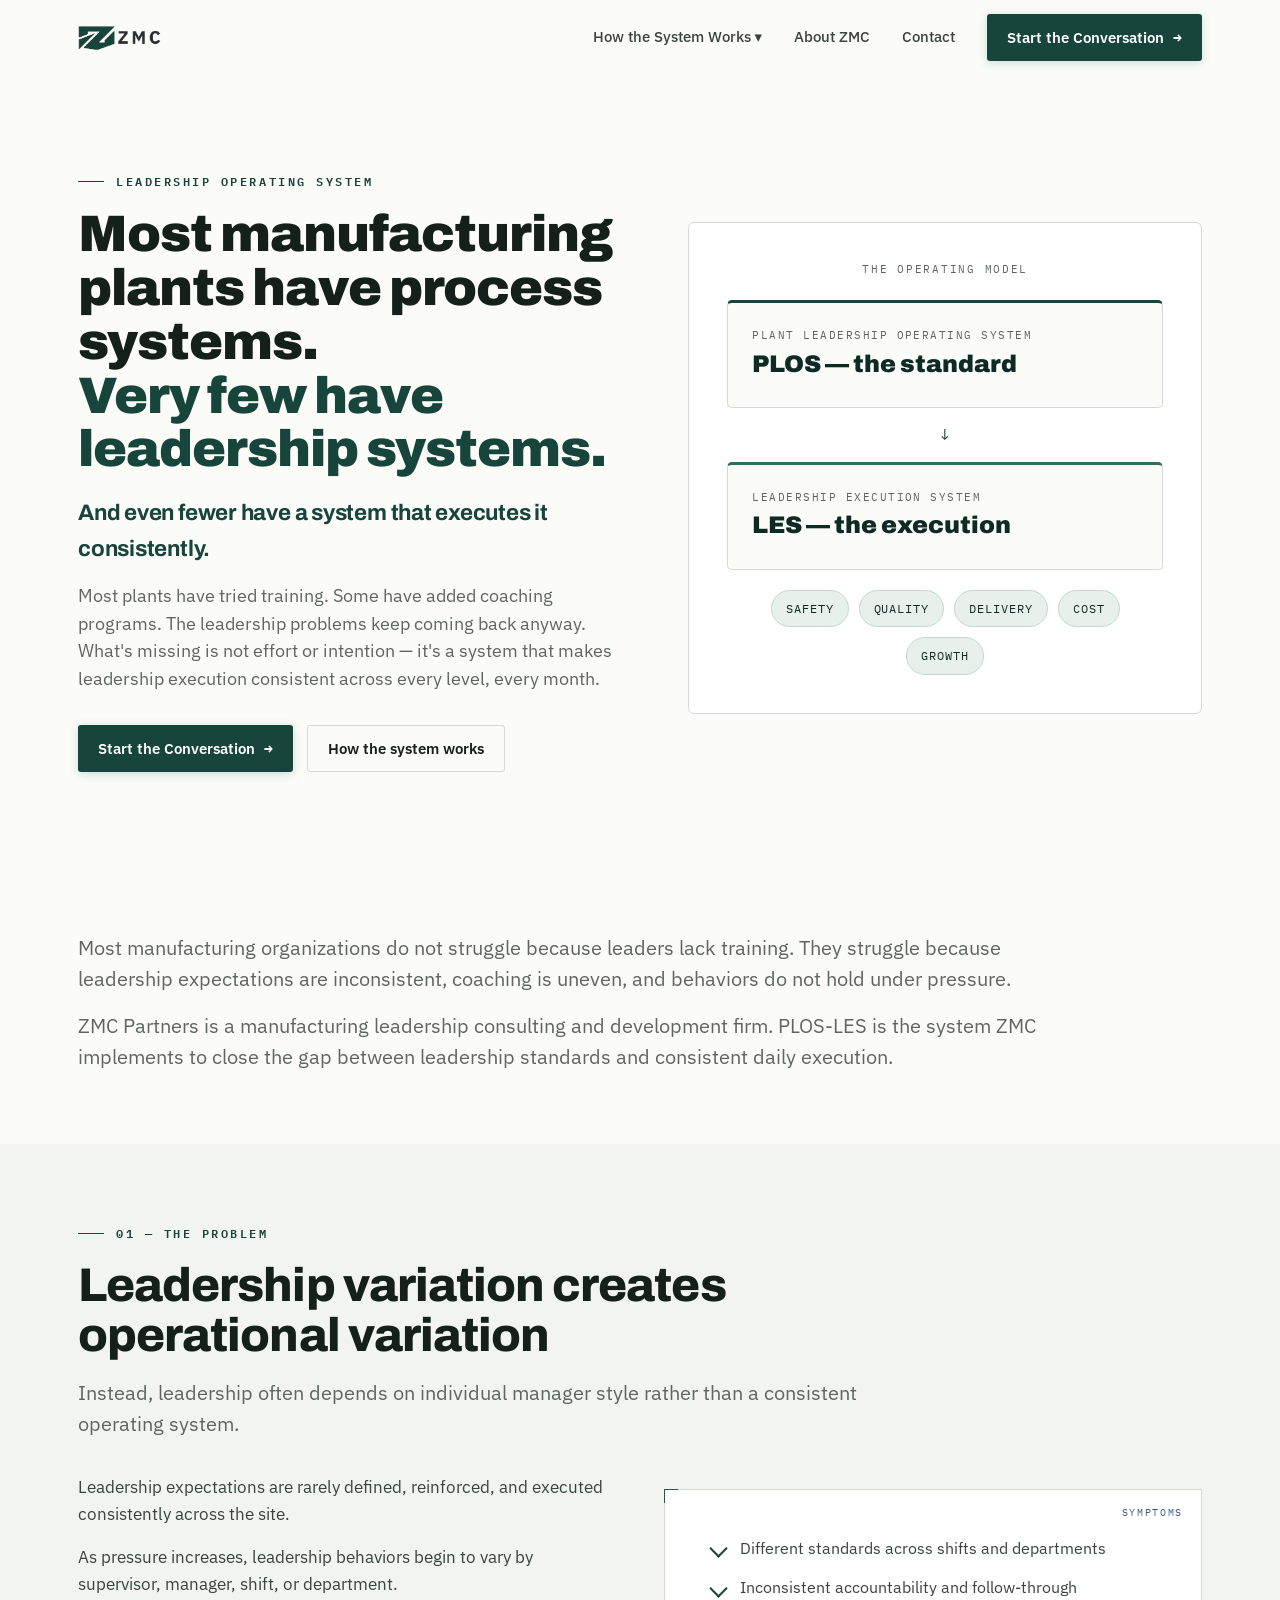
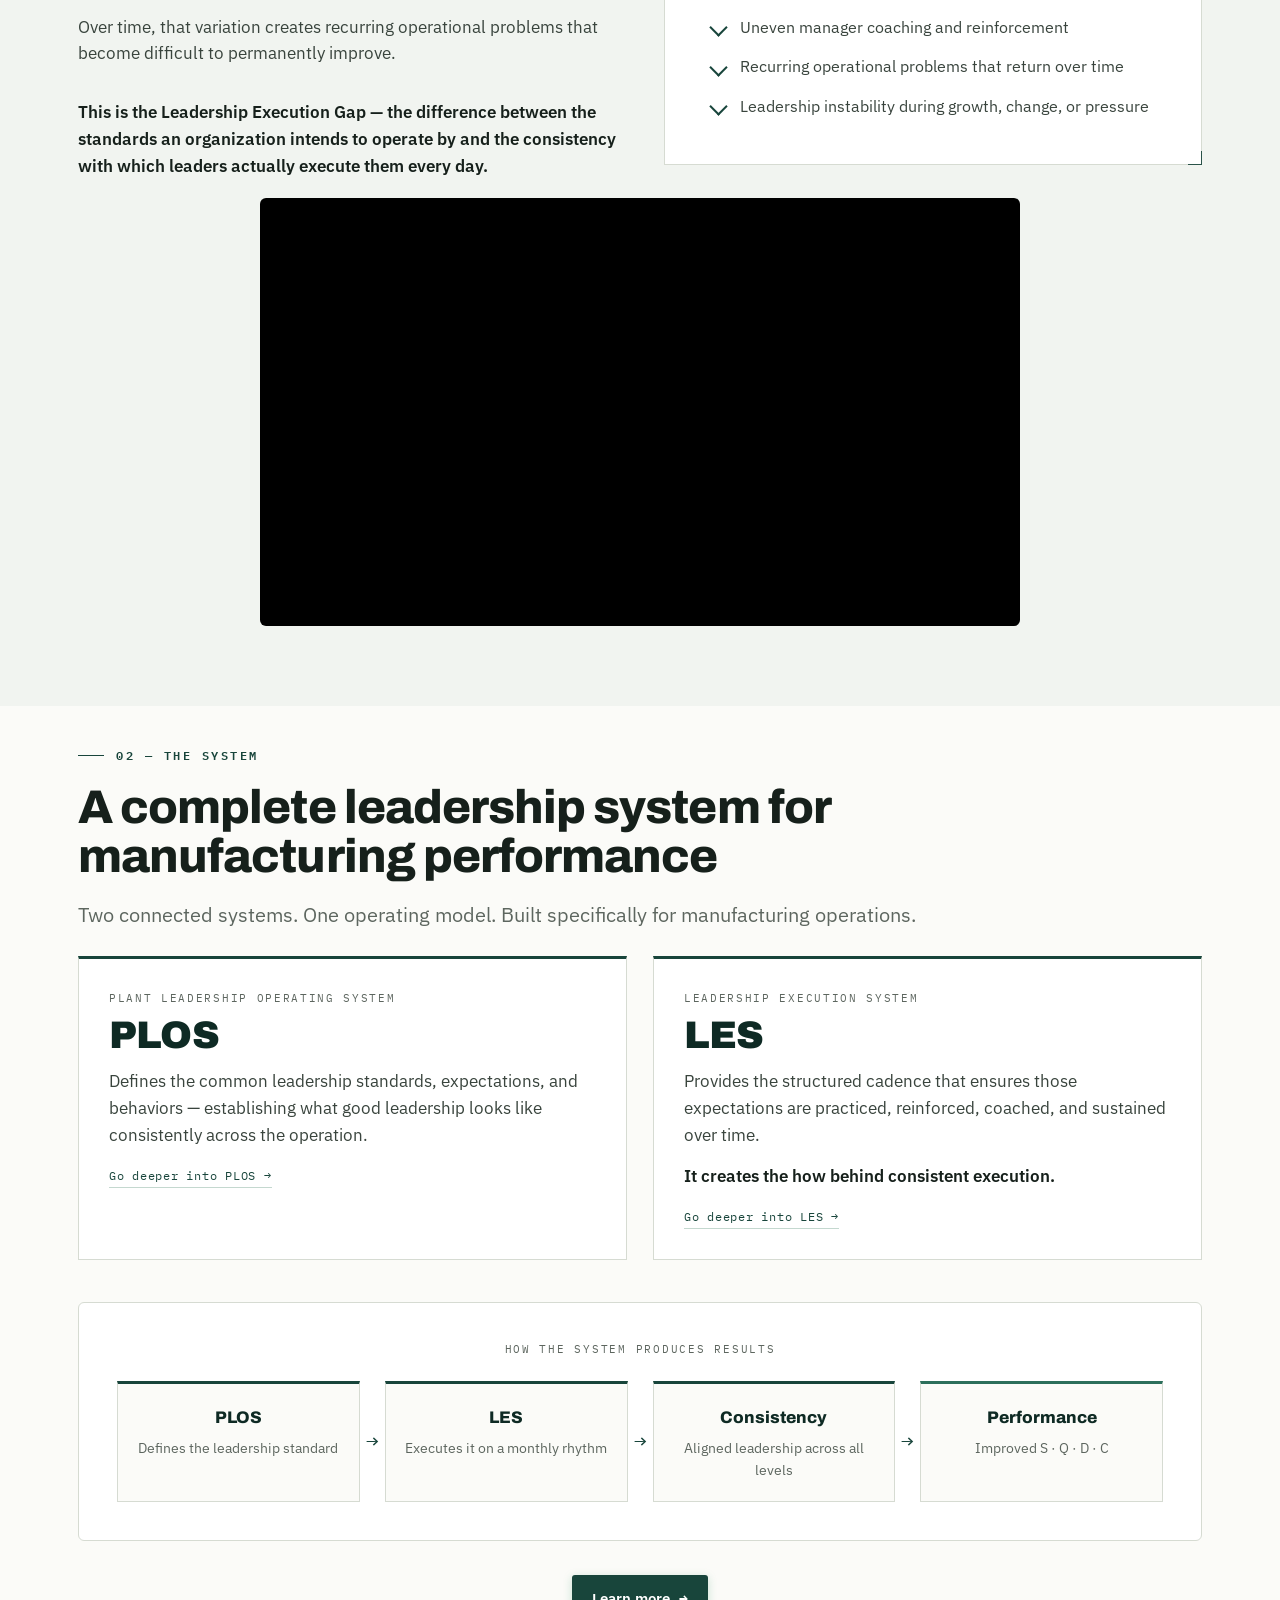
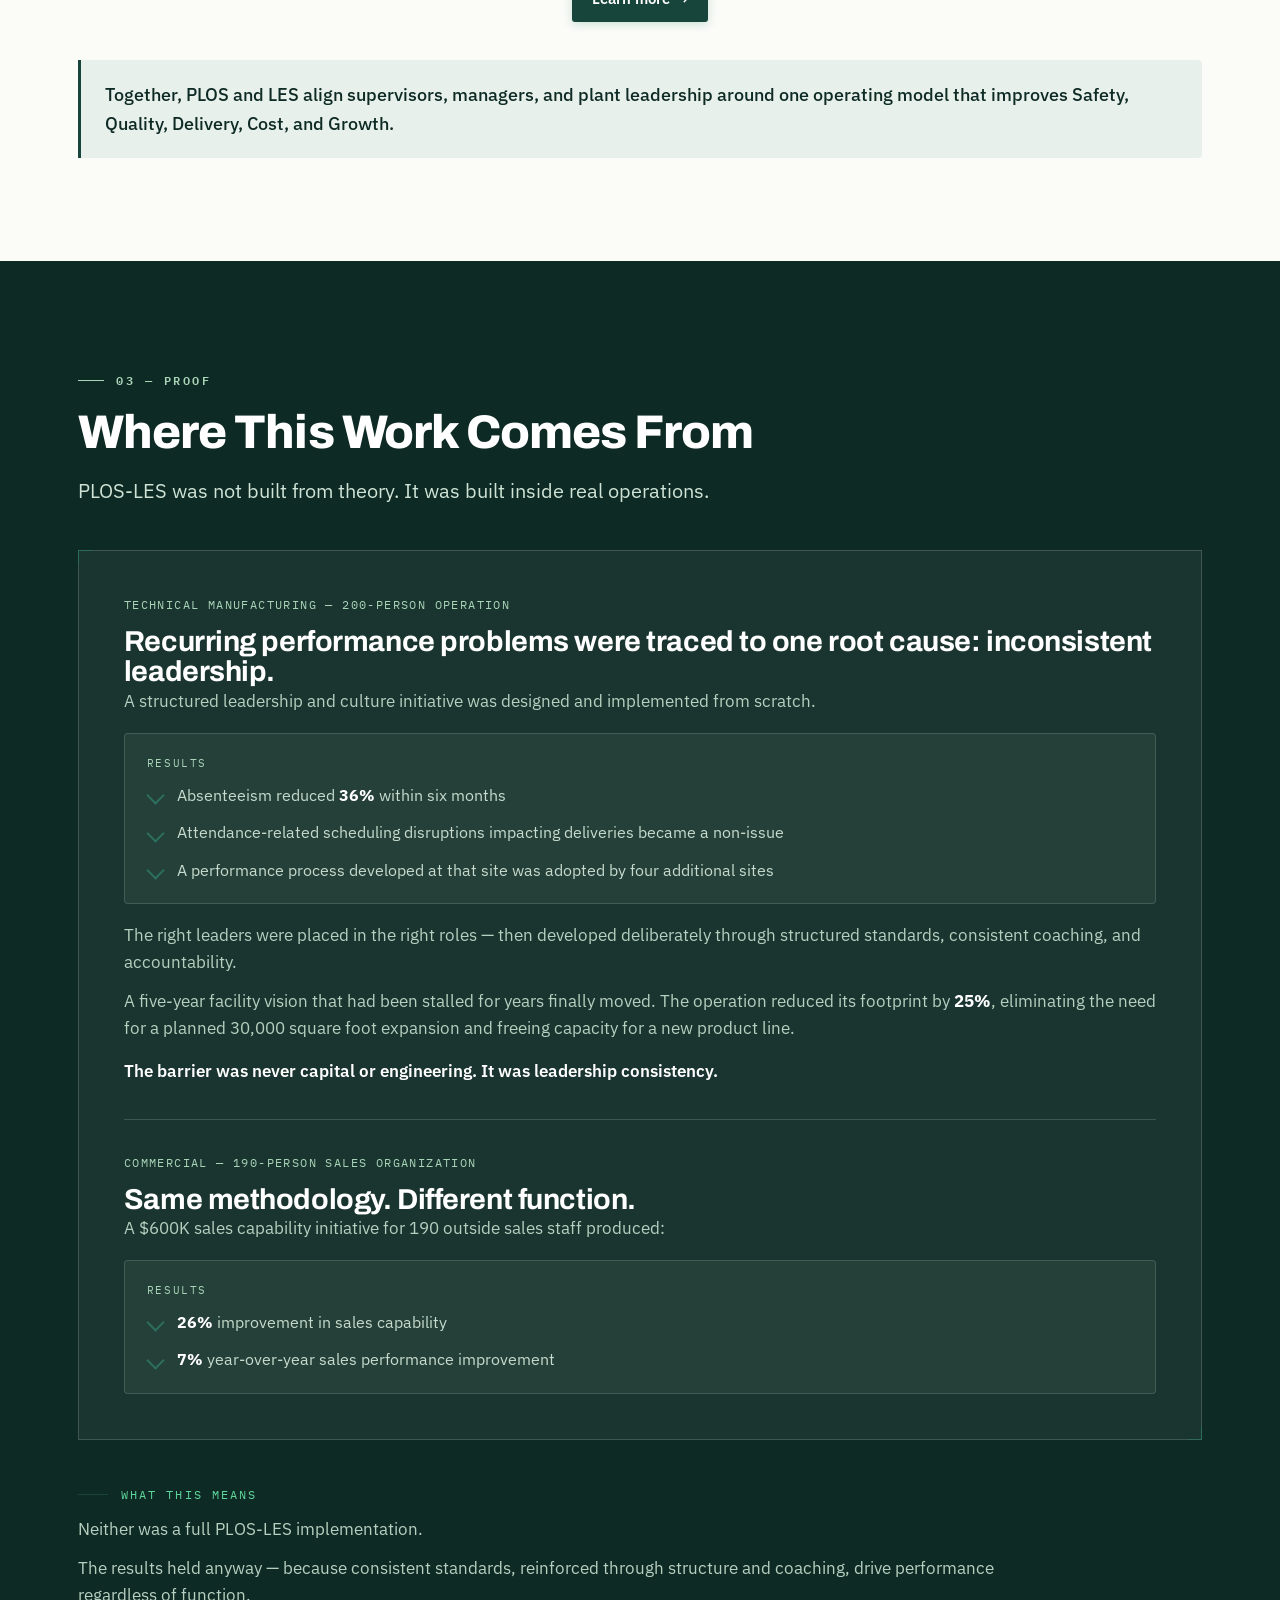
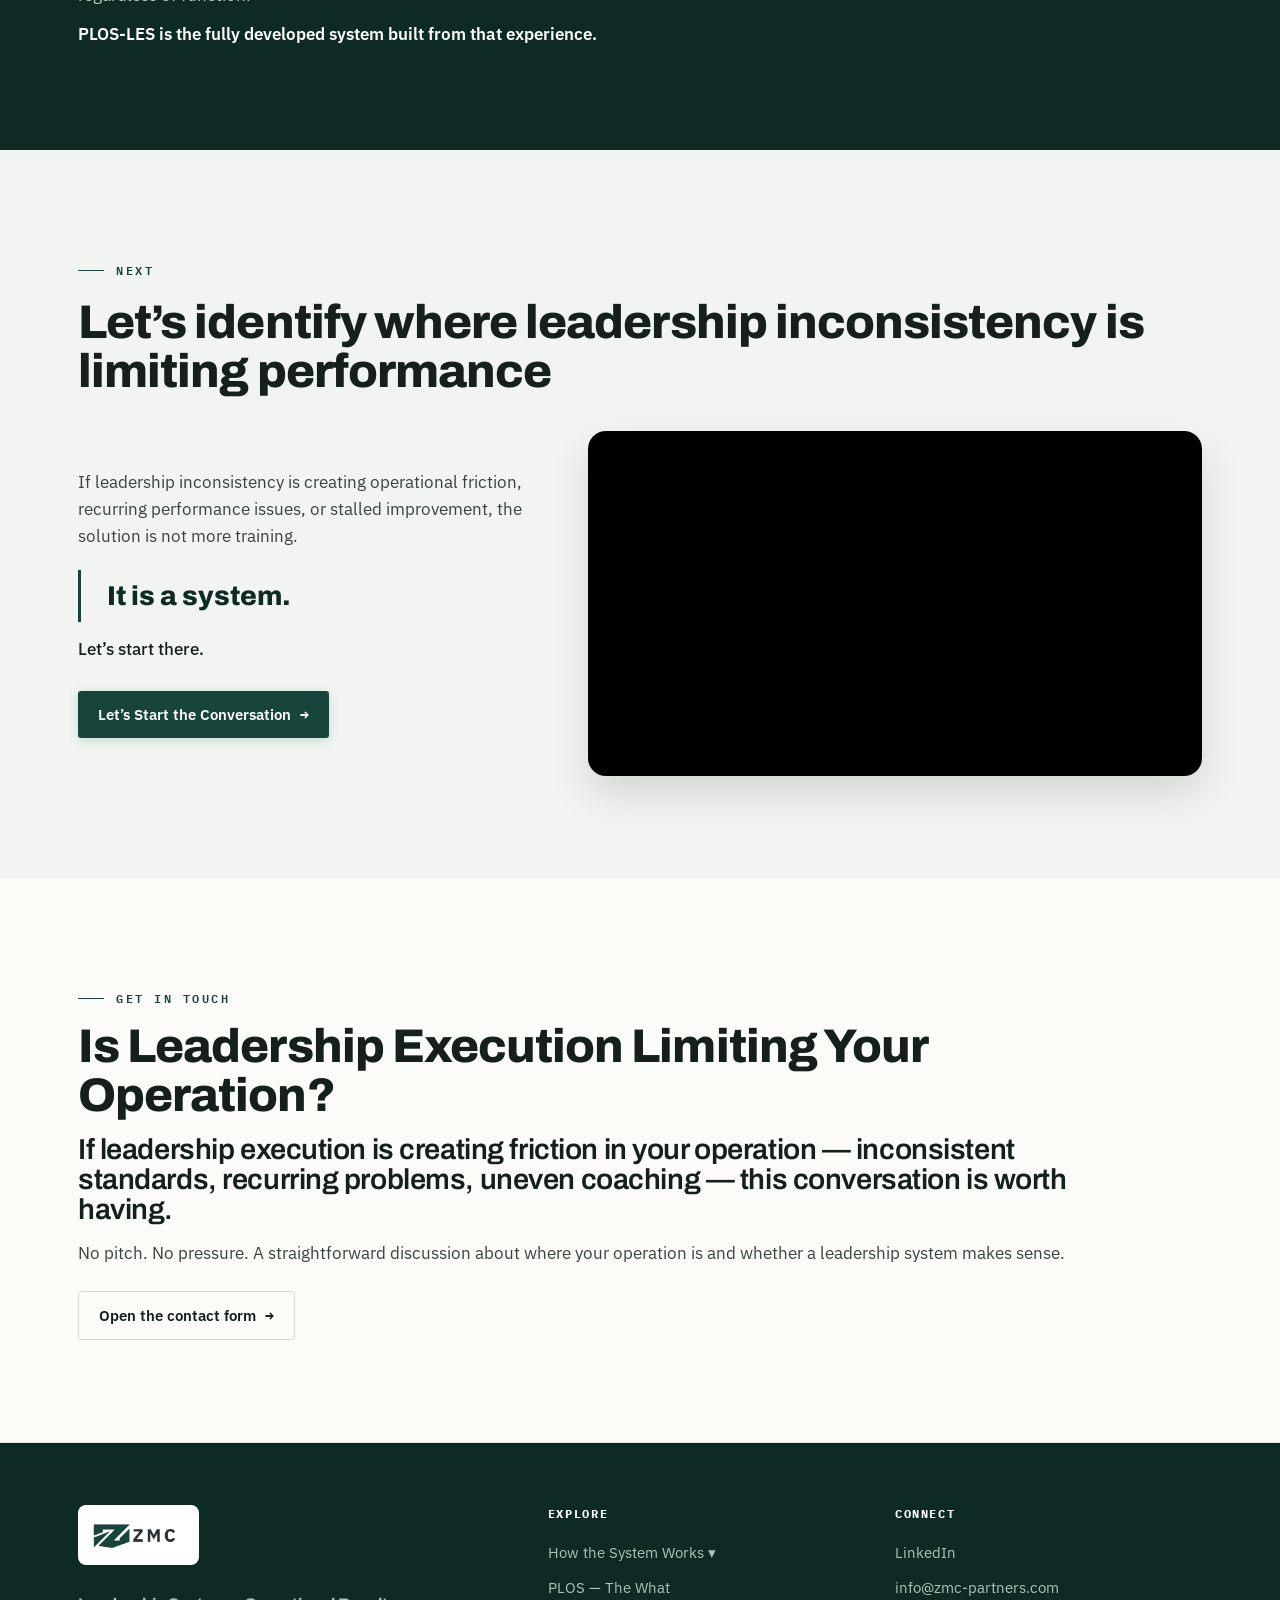
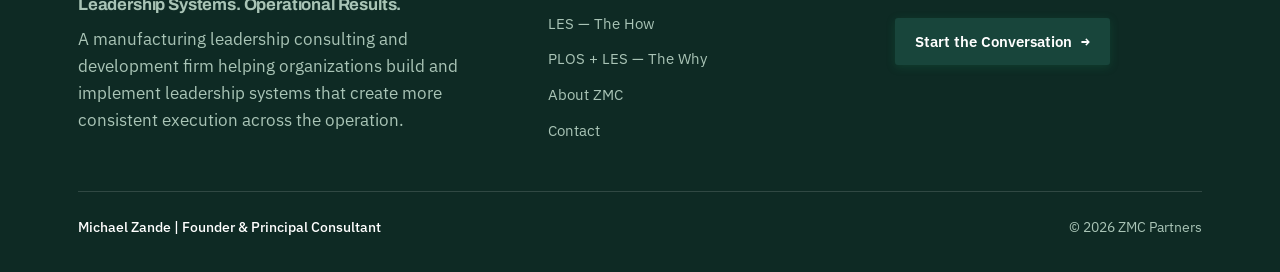
<file: index.html>
<!DOCTYPE html>
<html lang="en">
<head>
<meta charset="UTF-8">
<meta name="viewport" content="width=device-width, initial-scale=1">
<meta name="color-scheme" content="light">
<meta name="supported-color-schemes" content="light">
<link rel="icon" type="image/png" href="images/Logo-Only-Z.png?v=2">
<link rel="shortcut icon" type="image/png" href="images/Logo-Only-Z.png?v=2">
<link rel="apple-touch-icon" href="images/Logo-Only-Z.png?v=2">
<title>ZMC Partners — Leadership Systems. Operational Results.</title>
<link rel="preconnect" href="https://fonts.googleapis.com">
<link rel="preconnect" href="https://fonts.gstatic.com" crossorigin>
<link href="https://fonts.googleapis.com/css2?family=Archivo:wght@500;600;700;800;900&family=IBM+Plex+Mono:wght@400;500;600&family=IBM+Plex+Sans:wght@400;500;600;700&display=swap" rel="stylesheet">
<link rel="stylesheet" href="styles.css">
<!-- Google Analytics -->
<script async src="https://www.googletagmanager.com/gtag/js?id=G-7N8K4PGCL7"></script>
<script>
  window.dataLayer = window.dataLayer || [];
  function gtag(){dataLayer.push(arguments);}
  gtag('js', new Date());
  gtag('config', 'G-7N8K4PGCL7');
</script>
</head>
<body>
<svg width="0" height="0" style="position:absolute"><symbol id="zmark" viewBox="0 0 24 24"><path d="M5 5 H19 V8.5 L10 15.5 H19 V19 H5 V15.5 L14 8.5 H5 Z" fill="#fff"/></symbol>
<symbol id="ic-factory" viewBox="0 0 48 48"><path d="M6 42V20l11 7V20l11 7V12h6l2 30H6z"/><path d="M12 42v-7M22 42v-7M32 42v-7"/></symbol>
<symbol id="ic-people" viewBox="0 0 48 48"><circle cx="17" cy="16" r="6"/><circle cx="33" cy="18" r="5"/><path d="M7 40c0-7 5-12 10-12s10 5 10 12M27 40c0-6 4-10 8-10s7 4 7 9"/></symbol>
<symbol id="ic-target" viewBox="0 0 48 48"><circle cx="24" cy="24" r="17"/><circle cx="24" cy="24" r="9"/><circle cx="24" cy="24" r="2.5"/></symbol>
<symbol id="ic-talk" viewBox="0 0 48 48"><path d="M8 10h26a4 4 0 0 1 4 4v14a4 4 0 0 1-4 4H20l-9 7v-7H8a4 4 0 0 1-4-4V14a4 4 0 0 1 4-4z"/></symbol>
<symbol id="ic-gear" viewBox="0 0 48 48"><circle cx="24" cy="24" r="7"/><path d="M24 6v6M24 36v6M6 24h6M36 24h6M11 11l4 4M33 33l4 4M37 11l-4 4M15 33l-4 4"/></symbol>
</svg>
<header class="nav">
  <div class="nav-in">
    <div class="brand" data-view="home"><img class="logo-img" src="images/zmc-logo.png" alt="ZMC Partners"></div>
    <nav class="navlinks" id="nav">
      <div class="nav-item">
        <a class="lnk" data-view="how">How the System Works ▾</a>
        <div class="dropdown">
          <a class="dlnk" data-view="how">Overview</a>
          <a class="dlnk" data-view="plos">PLOS — The What</a>
          <a class="dlnk" data-view="les">LES — The How</a>
          <a class="dlnk" data-view="together">PLOS + LES — The Why</a>
        </div>
      </div>
      <a class="lnk" data-view="about">About ZMC</a>
      <a class="lnk" data-view="contact">Contact</a>
      <button class="btn" data-view="contact">Start the Conversation <span class="arr">→</span></button>
    </nav>
    <button class="hamb" id="hamb" aria-label="Menu"><span></span><span></span><span></span></button>
  </div>
</header>
<main>
<section class="view" id="view-home">
  <div class="hero">
    <div class="wrap">
      <div class="hero-grid">
        <div>
          <span class="eyebrow">Leadership Operating System</span>
<h1 style="margin-top:18px;font-size:clamp(2rem, 4vw, 3.2rem)">Most manufacturing plants have process systems.<span class="b">Very few have leadership systems.</span></h1>          <p style="margin-top:18px;font-family:'Archivo';font-weight:700;font-size:clamp(1.1rem,2vw,1.4rem);color:var(--green);letter-spacing:-.01em">And even fewer have a system that executes it consistently.</p>
<p class="hero-sub" style="margin-top:14px">Most plants have tried training. Some have added coaching programs. The leadership problems keep coming back anyway. What's missing is not effort or intention — it's a system that makes leadership execution consistent across every level, every month.</p>

          <div class="hero-cta">
            <button class="btn" data-view="contact">Start the Conversation <span class="arr">→</span></button>
            <button class="btn ghost" data-view="how">How the system works</button>
          </div>
        </div>
        <div class="dgm">
          <div class="dgm-title">The Operating Model</div>
          <div class="halves" style="grid-template-columns:1fr;gap:14px;max-width:none">
            <div class="half" style="border-top:3px solid var(--green);text-align:left">
              <div class="kick" style="font-family:'IBM Plex Mono';font-size:.66rem;letter-spacing:.14em;color:var(--muted);text-transform:uppercase">Plant Leadership Operating System</div>
              <div class="hb" style="font-size:1.5rem">PLOS — the standard</div>
            </div>
            <div style="text-align:center;color:var(--green);font-family:'IBM Plex Mono'">↓</div>
            <div class="half" style="border-top:3px solid var(--green-bright);text-align:left">
              <div class="kick" style="font-family:'IBM Plex Mono';font-size:.66rem;letter-spacing:.14em;color:var(--muted);text-transform:uppercase">Leadership Execution System</div>
              <div class="hb" style="font-size:1.5rem">LES — the execution</div>
            </div>
          </div>
          <div class="chips" style="margin-top:20px"><span class="chip">Safety</span><span class="chip">Quality</span><span class="chip">Delivery</span><span class="chip">Cost</span><span class="chip">Growth</span>
        </div>
      </div>
    </div>
  </div>

  <div class="sect-tight">
    <div class="wrap"><p class="lead" style="max-width:62rem">Most manufacturing organizations do not struggle because leaders lack training. They struggle because leadership expectations are inconsistent, coaching is uneven, and behaviors do not hold under pressure.</p>
<p class="lead" style="max-width:62rem;margin-top:16px">ZMC Partners is a manufacturing leadership consulting and development firm. PLOS-LES is the system ZMC implements to close the gap between leadership standards and consistent daily execution.</p></div>
  </div>

  <!-- problem -->
<div class="sect-tight tint" style="padding-bottom:36px;">
  <div class="wrap">
    <div class="shead">
      <span class="eyebrow">01 — The Problem</span>
      <h2>Leadership variation creates operational variation</h2>
      <p class="lead">Instead, leadership often depends on individual manager style rather than a consistent operating system.</p>
    </div>

    <div class="featrow" style="margin-top:34px;">
      <div class="vstack">
          <p>Leadership expectations are rarely defined, reinforced, and executed consistently across the site.</p>
          <p>As pressure increases, leadership behaviors begin to vary by supervisor, manager, shift, or department.</p>
          <p>Over time, that variation creates recurring operational problems that become difficult to permanently improve.</p>
          <p style="margin-top:16px;font-weight:600;color:var(--ink)">This is the Leadership Execution Gap — the difference between the standards an organization intends to operate by and the consistency with which leaders actually execute them every day.</p>
        </div>

      <div class="plate">
        <span class="plate-tag">Symptoms</span>
        <ul class="checks">
          <li>Different standards across shifts and departments</li>
          <li>Inconsistent accountability and follow-through</li>
          <li>Uneven manager coaching and reinforcement</li>
          <li>Recurring operational problems that return over time</li>
          <li>Leadership instability during growth, change, or pressure</li>
        </ul>
      </div>
    </div>

        <div style="margin-top:18px; max-width:760px; margin-left:auto; margin-right:auto;">
      <div style="position:relative; width:100%; padding-top:56.25%; overflow:hidden; border-radius:6px; background:#000;">
        <iframe
          src="https://player.vimeo.com/video/1202277831?title=0&amp;byline=0&amp;portrait=0&amp;badge=0&amp;autopause=0&amp;player_id=0&amp;app_id=58479"
          style="position:absolute;top:0;left:0;width:100%;height:100%"
          frameborder="0"
          allow="autoplay; fullscreen; picture-in-picture; clipboard-write; encrypted-media; web-share"
          referrerpolicy="strict-origin-when-cross-origin"
          title="ZMC - Problem Statement">
        </iframe>
      </div>
    </div>

    <div style="height:44px;"></div>
  </div>
</div>

<!-- system -->
<div class="sect" style="padding-top:32px;">
  <div class="wrap">
    <div class="shead">
      <span class="eyebrow">02 — The System</span>
      <h2>A complete leadership system for manufacturing performance</h2>
      <p class="lead">Two connected systems. One operating model. Built specifically for manufacturing operations.</p>
    </div>

    <div class="sys-grid" style="margin-top:26px;">
      <div class="syscard">
        <span class="kick">Plant Leadership Operating System</span>
        <div class="big">PLOS</div>
        <p style="margin-top:14px">Defines the common leadership standards, expectations, and behaviors — establishing what good leadership looks like consistently across the operation.</p>
        <a class="more" data-view="plos">Go deeper into PLOS →</a>
      </div>

      <div class="syscard">
        <span class="kick">Leadership Execution System</span>
        <div class="big">LES</div>
        <p style="margin-top:14px">Provides the structured cadence that ensures those expectations are practiced, reinforced, coached, and sustained over time.</p>
        <p class="ask">It creates the how behind consistent execution.</p>
        <a class="more" data-view="les">Go deeper into LES →</a>
      </div>
    </div>

    <div class="dgm" style="margin-top:42px">
      <div class="dgm-title">How the system produces results</div>
      <div class="flow">
        <div class="fnode"><div class="ft">PLOS</div><div class="fd">Defines the leadership standard</div></div>
        <div class="farrow">→</div>
        <div class="fnode"><div class="ft">LES</div><div class="fd">Executes it on a monthly rhythm</div></div>
        <div class="farrow">→</div>
        <div class="fnode"><div class="ft">Consistency</div><div class="fd">Aligned leadership across all levels</div></div>
        <div class="farrow">→</div>
        <div class="fnode" style="border-top-color:var(--green-bright)"><div class="ft">Performance</div><div class="fd">Improved S · Q · D · C</div></div>
      </div>
    </div>

    <div style="margin-top:34px;text-align:center">
      <button class="btn" data-view="how">Learn more <span class="arr">→</span></button>
    </div>

    <div class="banner">
      <p>Together, PLOS and LES align supervisors, managers, and plant leadership around one operating model that improves Safety, Quality, Delivery, Cost, and Growth.</p>
    </div>
  </div>
</div>

  <!-- proof -->
  <div class="sect gsec">
    <div class="wrap">
      <div class="shead"><span class="eyebrow on-dark">03 — Proof</span><h2>Where This Work Comes From</h2><p class="lead">PLOS-LES was not built from theory. It was built inside real operations.</p></div>
      <div class="plate" style="margin-top:44px">
        <div class="case">
          <div class="ckick">Technical Manufacturing — 200-Person Operation</div>
          <h3>Recurring performance problems were traced to one root cause: inconsistent leadership.</h3>
          <p>A structured leadership and culture initiative was designed and implemented from scratch.</p>
          <div class="resbox"><div class="rl">Results</div><ul class="checks" style="gap:11px">
            <li>Absenteeism reduced <span class="hl">36%</span> within six months</li>
            <li>Attendance-related scheduling disruptions impacting deliveries became a non-issue</li>
            <li>A performance process developed at that site was adopted by four additional sites</li>
          </ul></div>
          <p style="margin-top:18px">The right leaders were placed in the right roles — then developed deliberately through structured standards, consistent coaching, and accountability.</p>
          <p style="margin-top:12px">A five-year facility vision that had been stalled for years finally moved. The operation reduced its footprint by <span class="hl">25%</span>, eliminating the need for a planned 30,000 square foot expansion and freeing capacity for a new product line.</p>
          <p style="margin-top:16px;color:#fff;font-weight:600">The barrier was never capital or engineering. It was leadership consistency.</p>
        </div>
        <div class="case">
          <div class="ckick">Commercial — 190-Person Sales Organization</div>
          <h3>Same methodology. Different function.</h3>
          <p>A $600K sales capability initiative for 190 outside sales staff produced:</p>
          <div class="resbox"><div class="rl">Results</div><ul class="checks" style="gap:11px">
            <li><span class="hl">26%</span> improvement in sales capability</li>
            <li><span class="hl">7%</span> year-over-year sales performance improvement</li>
          </ul></div>
        </div>
      </div>
      <div style="margin-top:46px;max-width:60rem">
        <div class="divider-tag" style="color:#5FD79C">What This Means</div>
        <p style="margin-top:12px">Neither was a full PLOS-LES implementation.</p>
        <p style="margin-top:12px">The results held anyway — because consistent standards, reinforced through structure and coaching, drive performance regardless of function.</p>
        <p style="margin-top:12px;color:#fff;font-weight:600">PLOS-LES is the fully developed system built from that experience.</p>
      </div>
    </div>
  </div>

  <!-- closing -->
<div class="sect tint">
  <div class="wrap">

    <div class="shead" style="max-width:72rem;">
      <span class="eyebrow">Next</span>
      <h2>Let’s identify where leadership inconsistency is limiting performance</h2>
    </div>

    <div style="display:grid; grid-template-columns:minmax(0,.85fr) minmax(0,1.15fr); gap:56px; align-items:center; margin-top:34px;">

      <!-- Left: text + CTA -->
      <div>
        <p>
          If leadership inconsistency is creating operational friction, recurring performance issues, or stalled improvement, the solution is not more training.
        </p>

        <p class="statement" style="margin-top:20px;font-family:'Archivo';font-weight:800;font-size:1.7rem;color:var(--green-deep)">
          It is a system.
        </p>

        <p style="margin-top:14px;color:var(--ink);font-weight:500">
          Let’s start there.
        </p>

        <div style="margin-top:28px">
          <button class="btn" data-view="contact">
            Let’s Start the Conversation <span class="arr">→</span>
          </button>
        </div>
      </div>

      <!-- Right: video -->
      <div style="width:100%;">
        <div style="position:relative; width:100%; padding-top:56.25%; border-radius:18px; overflow:hidden; box-shadow:0 18px 40px rgba(0,0,0,.12); background:#000;">
          <iframe
            src="https://player.vimeo.com/video/1202278043?title=0&amp;byline=0&amp;portrait=0&amp;badge=0&amp;autopause=0&amp;player_id=0&amp;app_id=58479"
            frameborder="0"
            allow="autoplay; fullscreen; picture-in-picture; clipboard-write; encrypted-media; web-share"
            referrerpolicy="strict-origin-when-cross-origin"
            style="position:absolute; top:0; left:0; width:100%; height:100%;"
            title="ZMC - Leadership System">
          </iframe>
        </div>
      </div>

    </div>

    <script src="https://player.vimeo.com/api/player.js"></script>
  </div>
</div>

  <!-- contact teaser -->
  <div class="sect">
    <div class="wrap">
      <div style="max-width:62rem">
        <div>
          <span class="eyebrow">Get in touch</span>
          <h2 style="margin:14px 0">Is Leadership Execution Limiting Your Operation?</h2>
          <h3 style="font-weight:600;color:var(--ink)">If leadership execution is creating friction in your operation — inconsistent standards, recurring problems, uneven coaching — this conversation is worth having.
</h3>
          <p style="margin-top:14px">No pitch. No pressure. A straightforward discussion about where your operation is and whether a leadership system makes sense.
</p>
          <div style="margin-top:24px"><button class="btn ghost" data-view="contact">Open the contact form <span class="arr">→</span></button></div>
        </div>
      </div>
    </div>
  </div>
</section>
</main>
<footer class="ft">
  <div class="wrap">
    <div class="ft-top">
      <div>
        <div class="ft-logo-chip" data-view="home" style="cursor:pointer"><img src="images/zmc-logo.png" alt="ZMC Partners"></div>
        <p style="max-width:24rem;color:#A9C4B6;font-family:'Archivo';font-weight:700;font-size:1.05rem;letter-spacing:-.01em">Leadership Systems. Operational Results.</p>
<p style="max-width:24rem;color:#A9C4B6;margin-top:8px">A manufacturing leadership consulting and development firm helping organizations build and implement leadership systems that create more consistent execution across the operation.</p>
      </div>
      <div><h5>Explore</h5>
        <a class="fl" data-view="how">How the System Works ▾</a>
        <a class="fl" data-view="plos">PLOS — The What</a>
        <a class="fl" data-view="les">LES — The How</a>
        <a class="fl" data-view="together">PLOS + LES — The Why</a>
        <a class="fl" data-view="about">About ZMC</a>
        <a class="fl" data-view="contact">Contact</a>
      </div>
      <div><h5>Connect</h5>
        <a class="fl" href="https://www.linkedin.com/company/zmc-partners/" target="_blank" rel="noopener">LinkedIn</a>
        <a class="fl" href="mailto:info@zmc-partners.com">info@zmc-partners.com</a>
        <div style="margin-top:18px"><button class="btn" data-view="contact">Start the Conversation <span class="arr">→</span></button></div>
      </div>
    </div>
    <div class="ft-bottom"><span class="who">Michael Zande | Founder &amp; Principal Consultant</span><span>© 2026 ZMC Partners</span></div>
  </div>
</footer>
<script src="site.js"></script>
</body>
</html>
</file>
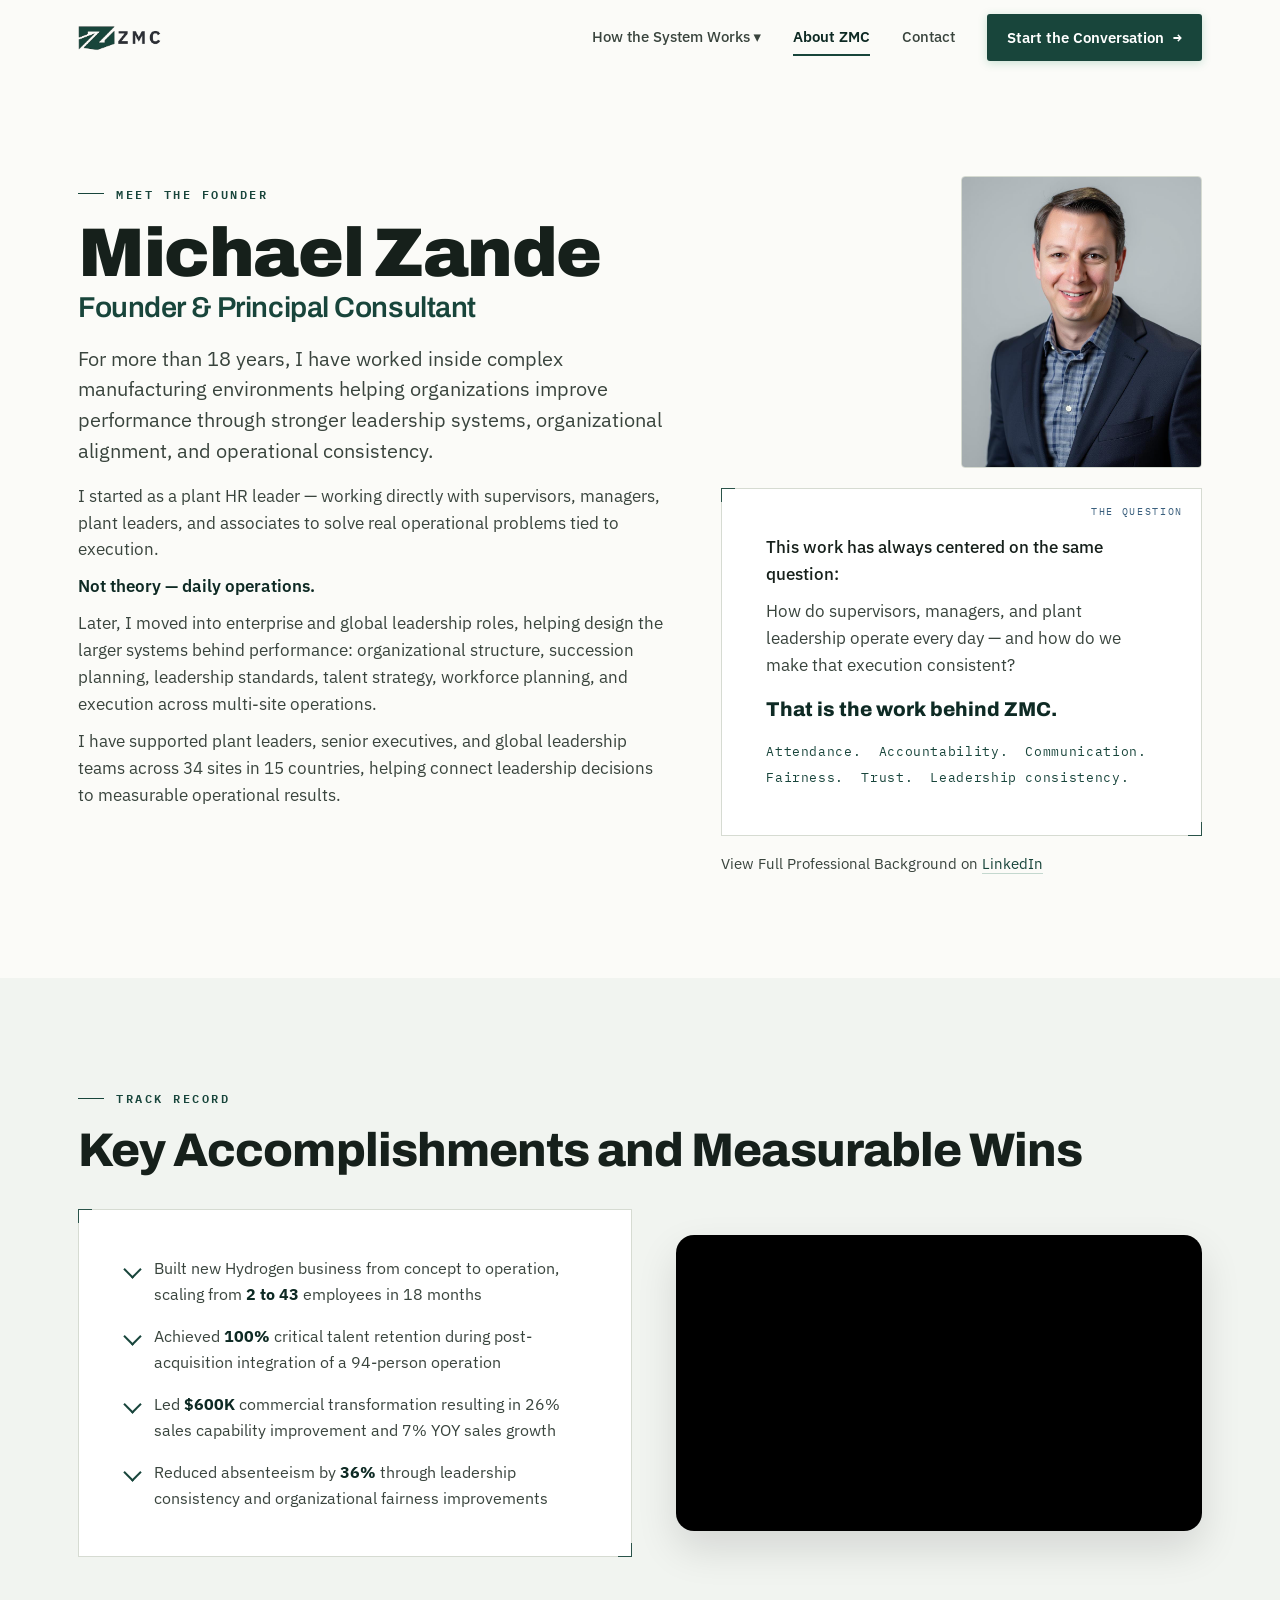
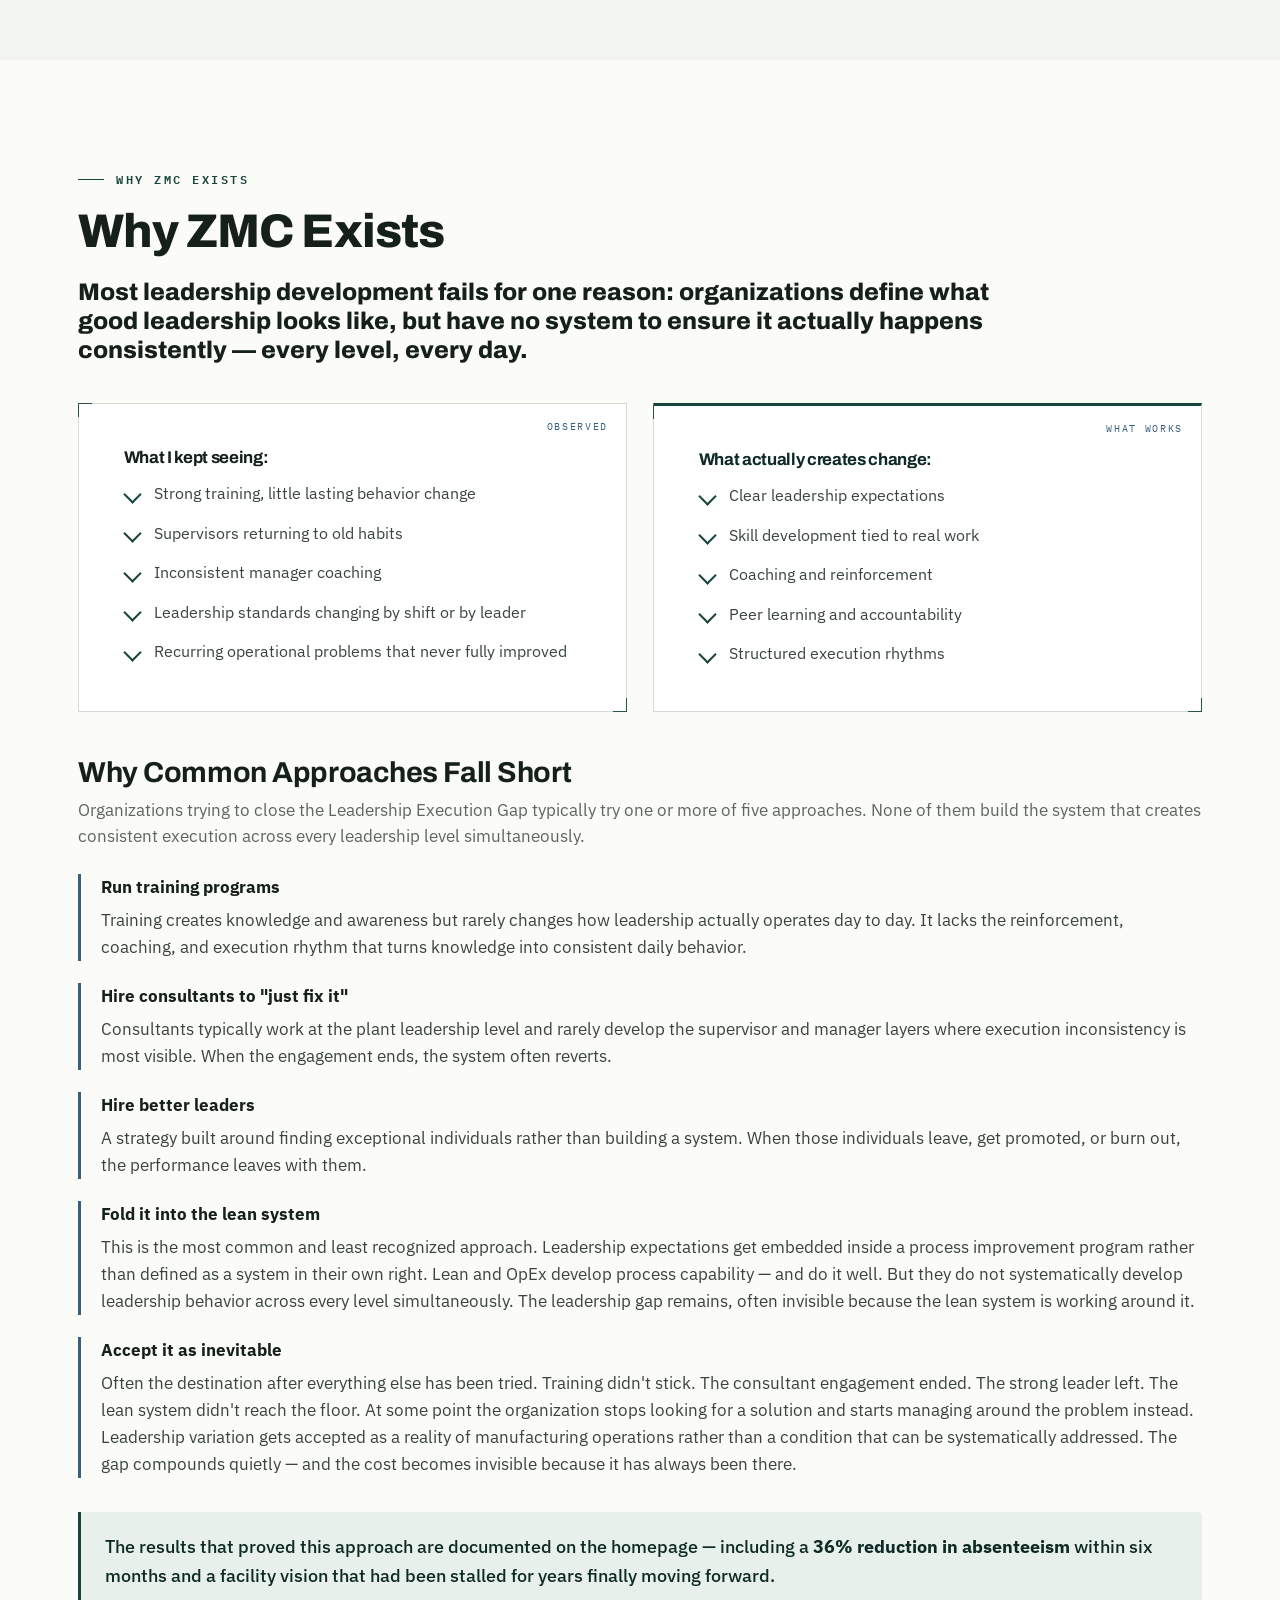
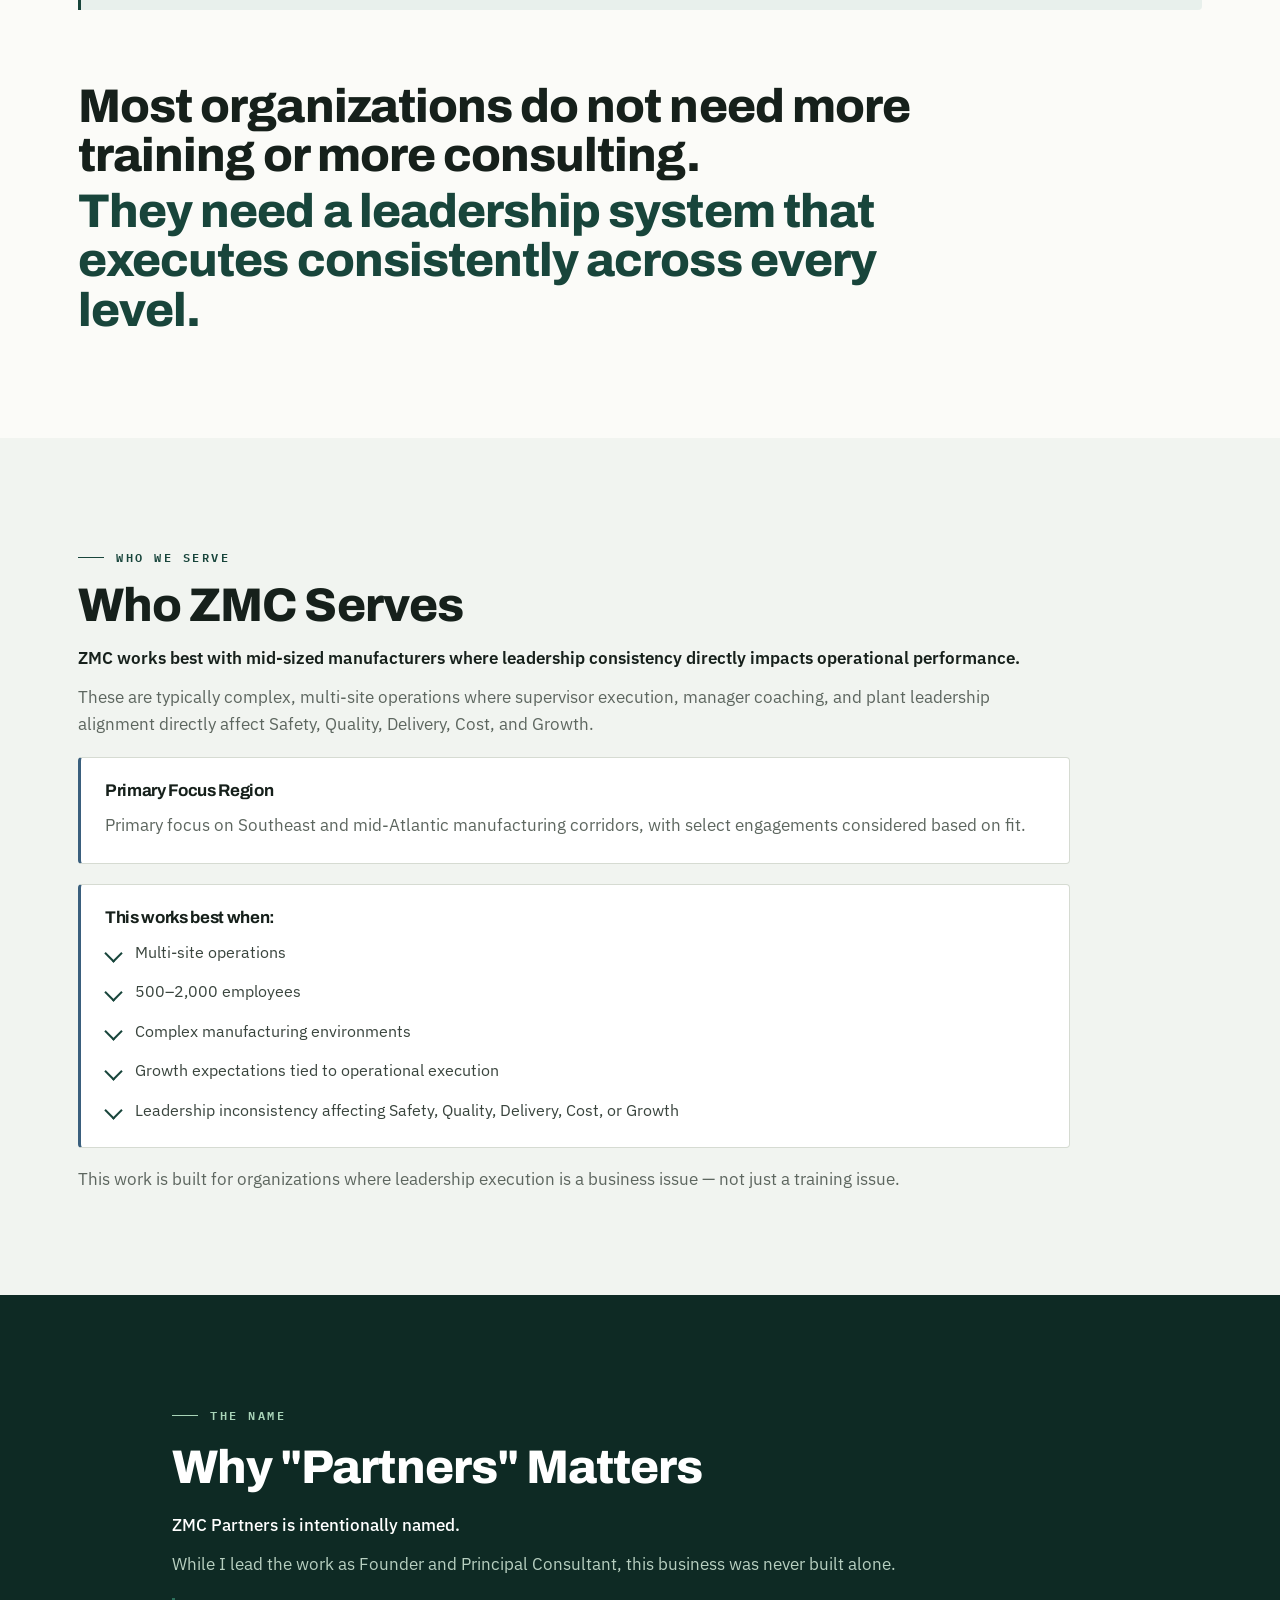
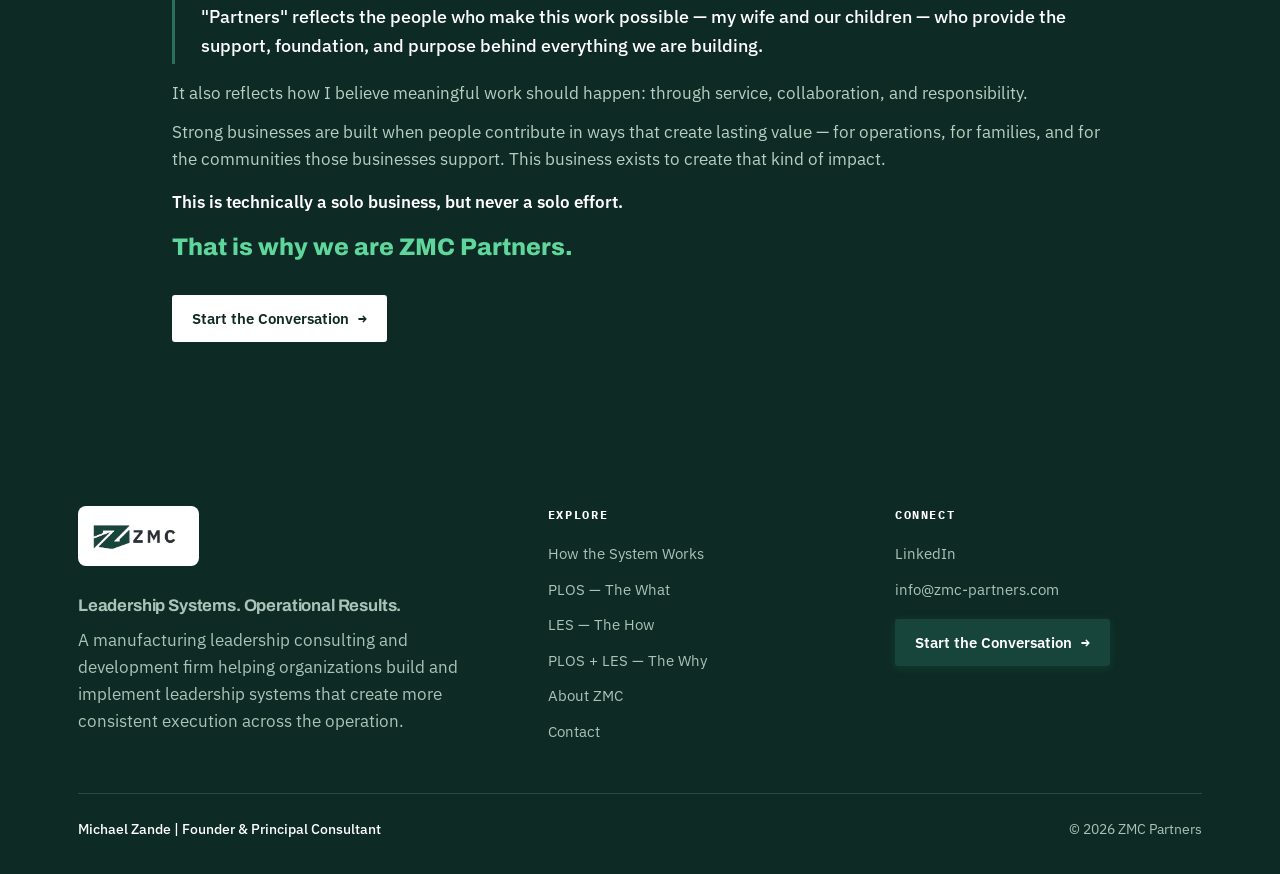
<file: about.html>
<!DOCTYPE html>
<html lang="en">
<head>
<meta charset="UTF-8">
<meta name="viewport" content="width=device-width, initial-scale=1">
<meta name="color-scheme" content="light">
<meta name="supported-color-schemes" content="light">
<link rel="icon" type="image/png" href="images/Logo-Only-Z.png?v=2">
<link rel="shortcut icon" type="image/png" href="images/Logo-Only-Z.png?v=2">
<link rel="apple-touch-icon" href="images/Logo-Only-Z.png?v=2">
<title>About ZMC — ZMC Partners</title>
<link rel="preconnect" href="https://fonts.googleapis.com">
<link rel="preconnect" href="https://fonts.gstatic.com" crossorigin>
<link href="https://fonts.googleapis.com/css2?family=Archivo:wght@500;600;700;800;900&family=IBM+Plex+Mono:wght@400;500;600&family=IBM+Plex+Sans:wght@400;500;600;700&display=swap" rel="stylesheet">
<link rel="stylesheet" href="styles.css">
<!-- Google Analytics -->
<script async src="https://www.googletagmanager.com/gtag/js?id=G-7N8K4PGCL7"></script>
<script>
  window.dataLayer = window.dataLayer || [];
  function gtag(){dataLayer.push(arguments);}
  gtag('js', new Date());
  gtag('config', 'G-7N8K4PGCL7');
</script>
</head>
<body>
<svg width="0" height="0" style="position:absolute"><symbol id="zmark" viewBox="0 0 24 24"><path d="M5 5 H19 V8.5 L10 15.5 H19 V19 H5 V15.5 L14 8.5 H5 Z" fill="#fff"/></symbol>
<symbol id="ic-factory" viewBox="0 0 48 48"><path d="M6 42V20l11 7V20l11 7V12h6l2 30H6z"/><path d="M12 42v-7M22 42v-7M32 42v-7"/></symbol>
<symbol id="ic-people" viewBox="0 0 48 48"><circle cx="17" cy="16" r="6"/><circle cx="33" cy="18" r="5"/><path d="M7 40c0-7 5-12 10-12s10 5 10 12M27 40c0-6 4-10 8-10s7 4 7 9"/></symbol>
<symbol id="ic-target" viewBox="0 0 48 48"><circle cx="24" cy="24" r="17"/><circle cx="24" cy="24" r="9"/><circle cx="24" cy="24" r="2.5"/></symbol>
<symbol id="ic-talk" viewBox="0 0 48 48"><path d="M8 10h26a4 4 0 0 1 4 4v14a4 4 0 0 1-4 4H20l-9 7v-7H8a4 4 0 0 1-4-4V14a4 4 0 0 1 4-4z"/></symbol>
<symbol id="ic-gear" viewBox="0 0 48 48"><circle cx="24" cy="24" r="7"/><path d="M24 6v6M24 36v6M6 24h6M36 24h6M11 11l4 4M33 33l4 4M37 11l-4 4M15 33l-4 4"/></symbol>
</svg>
<header class="nav">
  <div class="nav-in">
    <div class="brand" data-view="home"><img class="logo-img" src="images/zmc-logo.png" alt="ZMC Partners"></div>
    <nav class="navlinks" id="nav">
      <div class="nav-item">
        <a class="lnk" data-view="how">How the System Works ▾</a>
        <div class="dropdown">
          <a data-view="how">Overview</a>
          <a data-view="plos">PLOS — The What</a>
          <a data-view="les">LES — The How</a>
          <a data-view="together">PLOS + LES — The Why</a>
        </div>
      </div>
      <a class="lnk" data-view="about">About ZMC</a>
      <a class="lnk" data-view="contact">Contact</a>
      <button class="btn" data-view="contact">Start the Conversation <span class="arr">→</span></button>
    </nav>
    <button class="hamb" id="hamb" aria-label="Menu"><span></span><span></span><span></span></button>
  </div>
</header>
<main>
<section class="view" id="view-about">
  <div class="sect">
    <div class="wrap">
      <div class="founder">
        <div>
          <span class="eyebrow">Meet the Founder</span>
          <h1 style="margin:14px 0 4px">Michael Zande</h1>
          <h3 style="color:var(--green);font-weight:600">Founder &amp; Principal Consultant</h3>
          <p class="lead" style="margin-top:20px;color:var(--ink-soft)">For more than 18 years, I have worked inside complex manufacturing environments helping organizations improve performance through stronger leadership systems, organizational alignment, and operational consistency.</p>
          <p style="margin-top:16px">I started as a plant HR leader — working directly with supervisors, managers, plant leaders, and associates to solve real operational problems tied to execution.</p>
          <p style="margin-top:10px;color:var(--green-deep);font-weight:600">Not theory — daily operations.</p>
          <p style="margin-top:10px">Later, I moved into enterprise and global leadership roles, helping design the larger systems behind performance: organizational structure, succession planning, leadership standards, talent strategy, workforce planning, and execution across multi-site operations.</p>
          <p style="margin-top:10px">I have supported plant leaders, senior executives, and global leadership teams across 34 sites in 15 countries, helping connect leadership decisions to measurable operational results.</p>
        </div>
        <div>
          <div class="founder-photo" style="max-width:50%;margin-left:auto"><img alt="Michael Zande, Founder &amp; Principal Consultant" src="images/michael-zande.jpg"></div>
          <div class="plate" style="margin-top:20px"><span class="plate-tag">The Question</span>
            <p style="color:var(--ink);font-weight:500">This work has always centered on the same question:</p>
            <p style="margin-top:10px">How do supervisors, managers, and plant leadership operate every day — and how do we make that execution consistent?</p>
            <p style="margin-top:14px;font-family:'Archivo';font-weight:800;font-size:1.25rem;color:var(--green-deep)">That is the work behind ZMC.</p>
            <p style="margin-top:14px;font-family:'IBM Plex Mono';font-size:.8rem;letter-spacing:.05em;color:var(--green);line-height:2">Attendance.&nbsp; Accountability.&nbsp; Communication.<br>Fairness.&nbsp; Trust.&nbsp; Leadership consistency.</p>
          </div>
          <p style="margin-top:16px;font-size:.92rem">View Full Professional Background on <a href="https://www.linkedin.com/in/michael-zande-821b052" target="_blank" rel="noopener" style="color:var(--green);border-bottom:1px solid var(--green-line)">LinkedIn</a></p>
        </div>
      </div>
    </div>
  </div>

  <div class="sect tint">
  <div class="wrap">
    <div class="shead" style="max-width:72rem;">
  <span class="eyebrow">Track record</span>
  <h2 style="max-width:none;">Key Accomplishments and Measurable Wins</h2>
</div>

    <div style="display:grid; grid-template-columns:minmax(0,1fr) minmax(0,.95fr); gap:44px; align-items:center; margin-top:34px;">

      <!-- Left: accomplishment box -->
      <div class="plate">
        <ul class="checks" style="gap:15px">
          <li>Built new Hydrogen business from concept to operation, scaling from <span class="hl">2 to 43</span> employees in 18 months</li>
          <li>Achieved <span class="hl">100%</span> critical talent retention during post-acquisition integration of a 94-person operation</li>
          <li>Led <span class="hl">$600K</span> commercial transformation resulting in 26% sales capability improvement and 7% YOY sales growth</li>
          <li>Reduced absenteeism by <span class="hl">36%</span> through leadership consistency and organizational fairness improvements</li>
        </ul>
      </div>

      <!-- Right: video -->
      <div style="width:100%;">
        <div style="position:relative; width:100%; padding-top:56.25%; border-radius:18px; overflow:hidden; box-shadow:0 18px 40px rgba(0,0,0,.12); background:#000;">
          <iframe
            src="https://player.vimeo.com/video/1202278036?title=0&amp;byline=0&amp;portrait=0&amp;badge=0&amp;autopause=0&amp;player_id=0&amp;app_id=58479"
            frameborder="0"
            allow="autoplay; fullscreen; picture-in-picture; clipboard-write; encrypted-media; web-share"
            referrerpolicy="strict-origin-when-cross-origin"
            style="position:absolute; top:0; left:0; width:100%; height:100%;"
            title="ZMC - Operations Outcomes">
          </iframe>
        </div>
      </div>

    </div>

    <script src="https://player.vimeo.com/api/player.js"></script>
  </div>
</div>

  <div class="sect">
    <div class="wrap">
<div class="shead"><span class="eyebrow">Why ZMC exists</span><h2>Why ZMC Exists</h2></div>
      <div style="max-width:58rem;margin-top:22px"><p style="font-family:'Archivo';font-weight:800;font-size:1.5rem;color:var(--ink);line-height:1.2">Most leadership development fails for one reason: organizations define what good leadership looks like, but have no system to ensure it actually happens consistently — every level, every day.</p></div>
      <div class="sys-grid" style="margin-top:38px">
        <div class="plate"><span class="plate-tag">Observed</span><h4 style="margin-bottom:14px;color:var(--ink)">What I kept seeing:</h4>
          <ul class="checks"><li>Strong training, little lasting behavior change</li><li>Supervisors returning to old habits</li><li>Inconsistent manager coaching</li><li>Leadership standards changing by shift or by leader</li><li>Recurring operational problems that never fully improved</li></ul></div>
        <div class="plate" style="border-top:3px solid var(--green)"><span class="plate-tag">What works</span><h4 style="margin-bottom:14px;color:var(--green-deep)">What actually creates change:</h4>
          <ul class="checks"><li>Clear leadership expectations</li><li>Skill development tied to real work</li><li>Coaching and reinforcement</li><li>Peer learning and accountability</li><li>Structured execution rhythms</li></ul></div>
      </div>
      <div style="margin-top:46px">
        <h3 style="margin-bottom:8px">Why Common Approaches Fall Short</h3>
        <p style="margin-bottom:24px;color:var(--muted)">Organizations trying to close the Leadership Execution Gap typically try one or more of five approaches. None of them build the system that creates consistent execution across every leadership level simultaneously.</p>
        <div style="display:flex;flex-direction:column;gap:22px">
          <div style="border-left:3px solid var(--steel-blue);padding-left:20px">
            <p style="font-weight:700;color:var(--ink)">Run training programs</p>
            <p style="margin-top:6px">Training creates knowledge and awareness but rarely changes how leadership actually operates day to day. It lacks the reinforcement, coaching, and execution rhythm that turns knowledge into consistent daily behavior.</p>
          </div>
          <div style="border-left:3px solid var(--steel-blue);padding-left:20px">
            <p style="font-weight:700;color:var(--ink)">Hire consultants to "just fix it"</p>
            <p style="margin-top:6px">Consultants typically work at the plant leadership level and rarely develop the supervisor and manager layers where execution inconsistency is most visible. When the engagement ends, the system often reverts.</p>
          </div>
          <div style="border-left:3px solid var(--steel-blue);padding-left:20px">
            <p style="font-weight:700;color:var(--ink)">Hire better leaders</p>
            <p style="margin-top:6px">A strategy built around finding exceptional individuals rather than building a system. When those individuals leave, get promoted, or burn out, the performance leaves with them.</p>
          </div>
          <div style="border-left:3px solid var(--steel-blue);padding-left:20px">
            <p style="font-weight:700;color:var(--ink)">Fold it into the lean system</p>
            <p style="margin-top:6px">This is the most common and least recognized approach. Leadership expectations get embedded inside a process improvement program rather than defined as a system in their own right. Lean and OpEx develop process capability — and do it well. But they do not systematically develop leadership behavior across every level simultaneously. The leadership gap remains, often invisible because the lean system is working around it.</p>
          </div>
          <div style="border-left:3px solid var(--steel-blue);padding-left:20px">
            <p style="font-weight:700;color:var(--ink)">Accept it as inevitable</p>
            <p style="margin-top:6px">Often the destination after everything else has been tried. Training didn't stick. The consultant engagement ended. The strong leader left. The lean system didn't reach the floor. At some point the organization stops looking for a solution and starts managing around the problem instead. Leadership variation gets accepted as a reality of manufacturing operations rather than a condition that can be systematically addressed. The gap compounds quietly — and the cost becomes invisible because it has always been there.</p>
          </div>
        </div>
      </div>
      <div class="banner" style="margin-top:34px"><p>The results that proved this approach are documented on the homepage — including a <span class="hl">36% reduction in absenteeism</span> within six months and a facility vision that had been stalled for years finally moving forward.</p></div>
      <div class="bigtwo" style="margin-top:72px;max-width:58rem">
        <h2>Most organizations do not need more training or more consulting.</h2>
        <h2 style="margin-top:6px"><span class="l2">They need a leadership system that executes consistently across every level.</span></h2>
      </div>
    </div>
  </div>

  <div class="sect tint">
    <div class="wrap">
      <div style="max-width:62rem">
        <div>
          <span class="eyebrow">Who we serve</span>
          <h2 style="margin:14px 0">Who ZMC Serves</h2>
          <p style="font-weight:600;color:var(--ink)">ZMC works best with mid-sized manufacturers where leadership consistency directly impacts operational performance.</p>
          <p style="margin-top:12px;color:var(--muted)">These are typically complex, multi-site operations where supervisor execution, manager coaching, and plant leadership alignment directly affect Safety, Quality, Delivery, Cost, and Growth.</p>
          <div class="pillbox"><h4>Primary Focus Region</h4><p style="color:var(--muted)">Primary focus on Southeast and mid-Atlantic manufacturing corridors, with select engagements considered based on fit.</p></div>
          <div class="pillbox"><h4>This works best when:</h4><ul class="checks" style="margin-top:6px"><li>Multi-site operations</li><li>500–2,000 employees</li><li>Complex manufacturing environments</li><li>Growth expectations tied to operational execution</li><li>Leadership inconsistency affecting Safety, Quality, Delivery, Cost, or Growth</li></ul></div>
          <p style="margin-top:18px;color:var(--muted)">This work is built for organizations where leadership execution is a business issue — not just a training issue.</p>
        </div>
      </div>
    </div>
  </div>

  <div class="sect gsec">
    <div class="wrap" style="max-width:62rem">
      <div class="shead"><span class="eyebrow on-dark">The name</span><h2>Why "Partners" Matters</h2></div>
      <p style="margin-top:20px;color:#fff;font-weight:500">ZMC Partners is intentionally named.</p>
      <p style="margin-top:12px">While I lead the work as Founder and Principal Consultant, this business was never built alone.</p>
      <p class="statement" style="margin-top:20px;color:#fff;font-weight:500;font-size:1.12rem;border-color:var(--green-bright)">"Partners" reflects the people who make this work possible — my wife and our children — who provide the support, foundation, and purpose behind everything we are building.</p>
      <p style="margin-top:16px">It also reflects how I believe meaningful work should happen: through service, collaboration, and responsibility.</p>
      <p style="margin-top:12px">Strong businesses are built when people contribute in ways that create lasting value — for operations, for families, and for the communities those businesses support. This business exists to create that kind of impact.</p>
      <p style="margin-top:16px;color:#fff;font-weight:600">This is technically a solo business, but never a solo effort.</p>
      <p style="margin-top:12px;font-family:'Archivo';font-weight:800;font-size:1.5rem;color:#5FD79C">That is why we are ZMC Partners.</p>
      <div style="margin-top:28px"><button class="btn on-dark" data-view="contact">Start the Conversation <span class="arr">→</span></button></div>
    </div>
  </div>
</section>
</main>
<footer class="ft">
  <div class="wrap">
    <div class="ft-top">
      <div>
        <div class="ft-logo-chip" data-view="home" style="cursor:pointer"><img src="images/zmc-logo.png" alt="ZMC Partners"></div>
        <p style="max-width:24rem;color:#A9C4B6"><p style="max-width:24rem;color:#A9C4B6;font-family:'Archivo';font-weight:700;font-size:1.05rem;letter-spacing:-.01em">Leadership Systems. Operational Results.</p> <p style="max-width:24rem;color:#A9C4B6;margin-top:8px">A manufacturing leadership consulting and development firm helping organizations build and implement leadership systems that create more consistent execution across the operation.</p></p>
      </div>
      <div><h5>Explore</h5>
        <a class="fl" data-view="how">How the System Works</a>
        <a class="fl" data-view="plos">PLOS — The What</a>
        <a class="fl" data-view="les">LES — The How</a>
        <a class="fl" data-view="together">PLOS + LES — The Why</a>
        <a class="fl" data-view="about">About ZMC</a>
        <a class="fl" data-view="contact">Contact</a>
      </div>
      <div><h5>Connect</h5>
        <a class="fl" href="https://www.linkedin.com/company/zmc-partners/" target="_blank" rel="noopener">LinkedIn</a>
        <a class="fl" href="mailto:info@zmc-partners.com">info@zmc-partners.com</a>
        <div style="margin-top:18px"><button class="btn" data-view="contact">Start the Conversation <span class="arr">→</span></button></div>
      </div>
    </div>
    <div class="ft-bottom"><span class="who">Michael Zande | Founder &amp; Principal Consultant</span><span>© 2026 ZMC Partners</span></div>
  </div>
</footer>
<script src="site.js"></script>
</body>
</html>
</file>
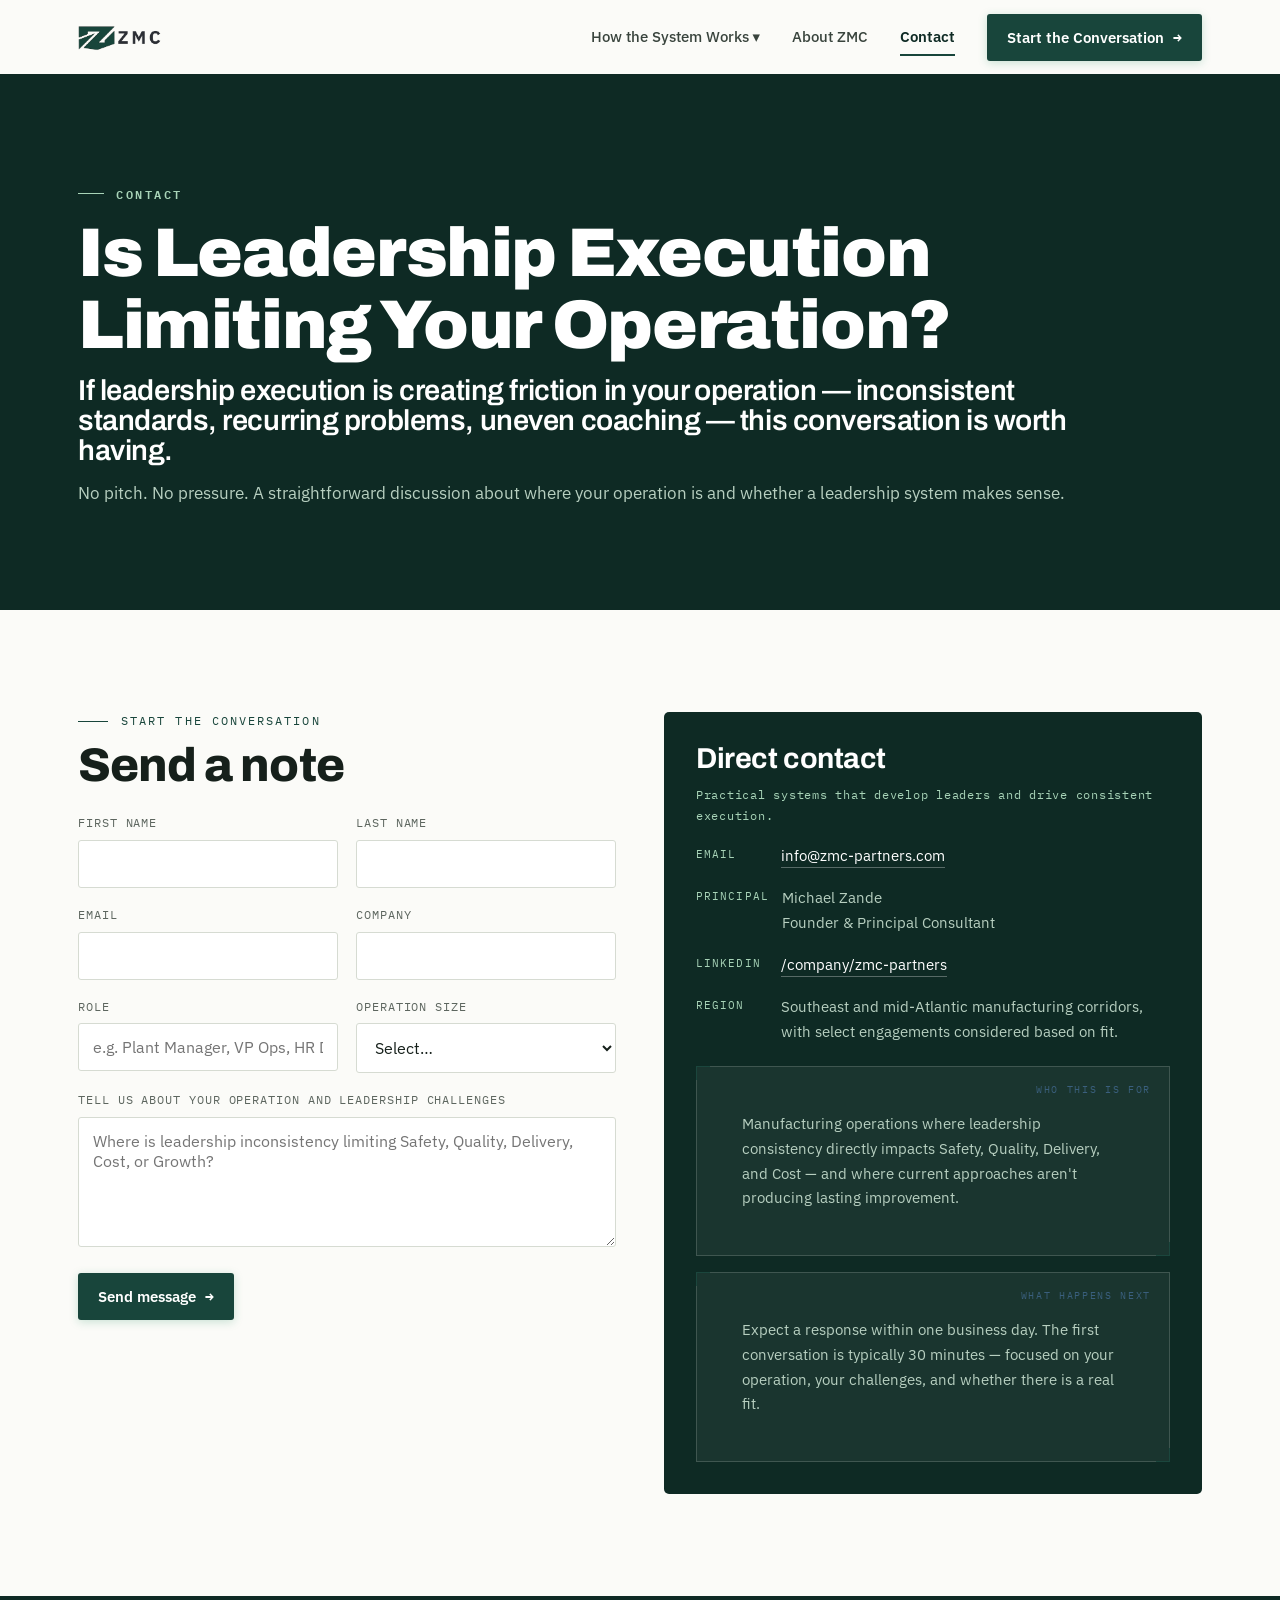
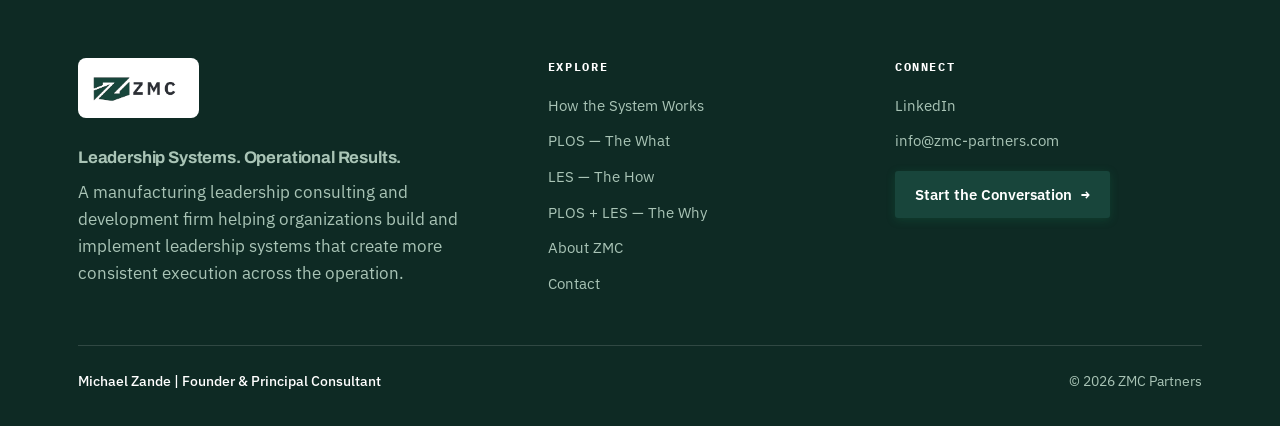
<file: contact.html>
<!DOCTYPE html>
<html lang="en">
<head>
<meta charset="UTF-8">
<meta name="viewport" content="width=device-width, initial-scale=1">
<meta name="color-scheme" content="light">
<meta name="supported-color-schemes" content="light">
<link rel="icon" type="image/png" href="images/Logo-Only-Z.png?v=2">
<link rel="shortcut icon" type="image/png" href="images/Logo-Only-Z.png?v=2">
<link rel="apple-touch-icon" href="images/Logo-Only-Z.png?v=2">
<title>Contact — ZMC Partners</title>
<link rel="preconnect" href="https://fonts.googleapis.com">
<link rel="preconnect" href="https://fonts.gstatic.com" crossorigin>
<link href="https://fonts.googleapis.com/css2?family=Archivo:wght@500;600;700;800;900&family=IBM+Plex+Mono:wght@400;500;600&family=IBM+Plex+Sans:wght@400;500;600;700&display=swap" rel="stylesheet">
<link rel="stylesheet" href="styles.css">
<!-- Google Analytics -->
<script async src="https://www.googletagmanager.com/gtag/js?id=G-7N8K4PGCL7"></script>
<script>
  window.dataLayer = window.dataLayer || [];
  function gtag(){dataLayer.push(arguments);}
  gtag('js', new Date());
  gtag('config', 'G-7N8K4PGCL7');
</script>
</head>
<body>
<svg width="0" height="0" style="position:absolute"><symbol id="zmark" viewBox="0 0 24 24"><path d="M5 5 H19 V8.5 L10 15.5 H19 V19 H5 V15.5 L14 8.5 H5 Z" fill="#fff"/></symbol>
<symbol id="ic-factory" viewBox="0 0 48 48"><path d="M6 42V20l11 7V20l11 7V12h6l2 30H6z"/><path d="M12 42v-7M22 42v-7M32 42v-7"/></symbol>
<symbol id="ic-people" viewBox="0 0 48 48"><circle cx="17" cy="16" r="6"/><circle cx="33" cy="18" r="5"/><path d="M7 40c0-7 5-12 10-12s10 5 10 12M27 40c0-6 4-10 8-10s7 4 7 9"/></symbol>
<symbol id="ic-target" viewBox="0 0 48 48"><circle cx="24" cy="24" r="17"/><circle cx="24" cy="24" r="9"/><circle cx="24" cy="24" r="2.5"/></symbol>
<symbol id="ic-talk" viewBox="0 0 48 48"><path d="M8 10h26a4 4 0 0 1 4 4v14a4 4 0 0 1-4 4H20l-9 7v-7H8a4 4 0 0 1-4-4V14a4 4 0 0 1 4-4z"/></symbol>
<symbol id="ic-gear" viewBox="0 0 48 48"><circle cx="24" cy="24" r="7"/><path d="M24 6v6M24 36v6M6 24h6M36 24h6M11 11l4 4M33 33l4 4M37 11l-4 4M15 33l-4 4"/></symbol>
</svg>
<header class="nav">
  <div class="nav-in">
    <div class="brand" data-view="home"><img class="logo-img" src="images/zmc-logo.png" alt="ZMC Partners"></div>
    <nav class="navlinks" id="nav">
      <div class="nav-item">
        <a class="lnk" data-view="how">How the System Works ▾</a>
        <div class="dropdown">
          <a data-view="how">Overview</a>
          <a data-view="plos">PLOS — The What</a>
          <a data-view="les">LES — The How</a>
          <a data-view="together">PLOS + LES — The Why</a>
        </div>
      </div>
      <a class="lnk" data-view="about">About ZMC</a>
      <a class="lnk" data-view="contact">Contact</a>
      <button class="btn" data-view="contact">Start the Conversation <span class="arr">→</span></button>
    </nav>
    <button class="hamb" id="hamb" aria-label="Menu"><span></span><span></span><span></span></button>
  </div>
</header>
<main>
<section class="view" id="view-contact">
  <div class="sect gsec">
    <div class="wrap">
      <div style="max-width:62rem">
        <div><span class="eyebrow on-dark">Contact</span><h1 style="margin:14px 0">Is Leadership Execution Limiting Your Operation?</h1>
          <h3 style="color:#fff;font-weight:600">If leadership execution is creating friction in your operation — inconsistent standards, recurring problems, uneven coaching — this conversation is worth having.</h3>
          <p style="margin-top:14px">No pitch. No pressure. A straightforward discussion about where your operation is and whether a leadership system makes sense.</p>
        </div>
      </div>
    </div>
  </div>

  <div class="sect">
    <div class="wrap">
      <div class="form-grid">
        <div>
          <div class="divider-tag">Start the Conversation</div>
          <h2 style="margin:8px 0 24px">Send a note</h2>
          <form id="zmcform" action="https://formspree.io/f/mjgdzjpo" method="POST">
            <div style="display:grid;grid-template-columns:1fr 1fr;gap:18px">
              <div class="field"><label for="fn">First name</label><input id="fn" name="first-name" type="text"></div>
              <div class="field"><label for="ln">Last name</label><input id="ln" name="last-name" type="text"></div>
            </div>
            <div style="display:grid;grid-template-columns:1fr 1fr;gap:18px">
              <div class="field"><label for="em">Email</label><input id="em" name="email" type="email"></div>
              <div class="field"><label for="co">Company</label><input id="co" name="company" type="text"></div>
            </div>
            <div style="display:grid;grid-template-columns:1fr 1fr;gap:18px">
              <div class="field"><label for="rl">Role</label><input id="rl" name="role" type="text" placeholder="e.g. Plant Manager, VP Ops, HR Director"></div>
              <div class="field"><label for="sz">Operation size</label><select id="sz" name="operation-size"><option value="">Select…</option><option>Under 500 employees</option><option>500–1,000 employees</option><option>1,000–2,000 employees</option><option>2,000+ employees</option></select></div>
            </div>
            <div class="field"><label for="ms">Tell us about your operation and leadership challenges</label><textarea id="ms" name="message" placeholder="Where is leadership inconsistency limiting Safety, Quality, Delivery, Cost, or Growth?"></textarea></div>
            <button class="btn" type="submit">Send message <span class="arr">→</span></button>
          </form>
        </div>
        <div class="contact-side">
          <h3>Direct contact</h3>
          <p style="margin-top:-8px;margin-bottom:18px;color:#A8D4B8;font-family:'IBM Plex Mono';font-size:.78rem;letter-spacing:.06em">Practical systems that develop leaders and drive consistent execution.</p>
          <div class="ci"><span class="k">Email</span><a href="mailto:info@zmc-partners.com">info@zmc-partners.com</a></div>
          <div class="ci"><span class="k">Principal</span><span>Michael Zande<br>Founder &amp; Principal Consultant</span></div>
          <div class="ci"><span class="k">LinkedIn</span><a href="https://www.linkedin.com/company/zmc-partners/" target="_blank" rel="noopener">/company/zmc-partners</a></div>
          <div class="ci"><span class="k">Region</span><span>Southeast and mid-Atlantic manufacturing corridors, with select engagements considered based on fit.</span></div>
          <div class="plate" style="margin-top:22px;background:rgba(255,255,255,.05);border-color:rgba(255,255,255,.16)"><span class="plate-tag">Who this is for</span><p style="color:#B7CFC0;font-size:.95rem">Manufacturing operations where leadership consistency directly impacts Safety, Quality, Delivery, and Cost — and where current approaches aren't producing lasting improvement.</p></div>
          <div class="plate" style="margin-top:16px;background:rgba(255,255,255,.05);border-color:rgba(255,255,255,.16)"><span class="plate-tag">What happens next</span><p style="color:#B7CFC0;font-size:.95rem">Expect a response within one business day. The first conversation is typically 30 minutes — focused on your operation, your challenges, and whether there is a real fit.</p></div>
        </div>
      </div>
    </div>
  </div>
</section>
</main>
<footer class="ft">
  <div class="wrap">
    <div class="ft-top">
      <div>
        <div class="ft-logo-chip" data-view="home" style="cursor:pointer"><img src="images/zmc-logo.png" alt="ZMC Partners"></div>
        <p style="max-width:24rem;color:#A9C4B6"><p style="max-width:24rem;color:#A9C4B6;font-family:'Archivo';font-weight:700;font-size:1.05rem;letter-spacing:-.01em">Leadership Systems. Operational Results.</p> <p style="max-width:24rem;color:#A9C4B6;margin-top:8px">A manufacturing leadership consulting and development firm helping organizations build and implement leadership systems that create more consistent execution across the operation.</p></p>
      </div>
      <div><h5>Explore</h5>
        <a class="fl" data-view="how">How the System Works</a>
        <a class="fl" data-view="plos">PLOS — The What</a>
        <a class="fl" data-view="les">LES — The How</a>
        <a class="fl" data-view="together">PLOS + LES — The Why</a>
        <a class="fl" data-view="about">About ZMC</a>
        <a class="fl" data-view="contact">Contact</a>
      </div>
      <div><h5>Connect</h5>
        <a class="fl" href="https://www.linkedin.com/company/zmc-partners/" target="_blank" rel="noopener">LinkedIn</a>
        <a class="fl" href="mailto:info@zmc-partners.com">info@zmc-partners.com</a>
        <div style="margin-top:18px"><button class="btn" data-view="contact">Start the Conversation <span class="arr">→</span></button></div>
      </div>
    </div>
    <div class="ft-bottom"><span class="who">Michael Zande | Founder &amp; Principal Consultant</span><span>© 2026 ZMC Partners</span></div>
  </div>
</footer>
<script src="site.js"></script>
</body>
</html>
</file>
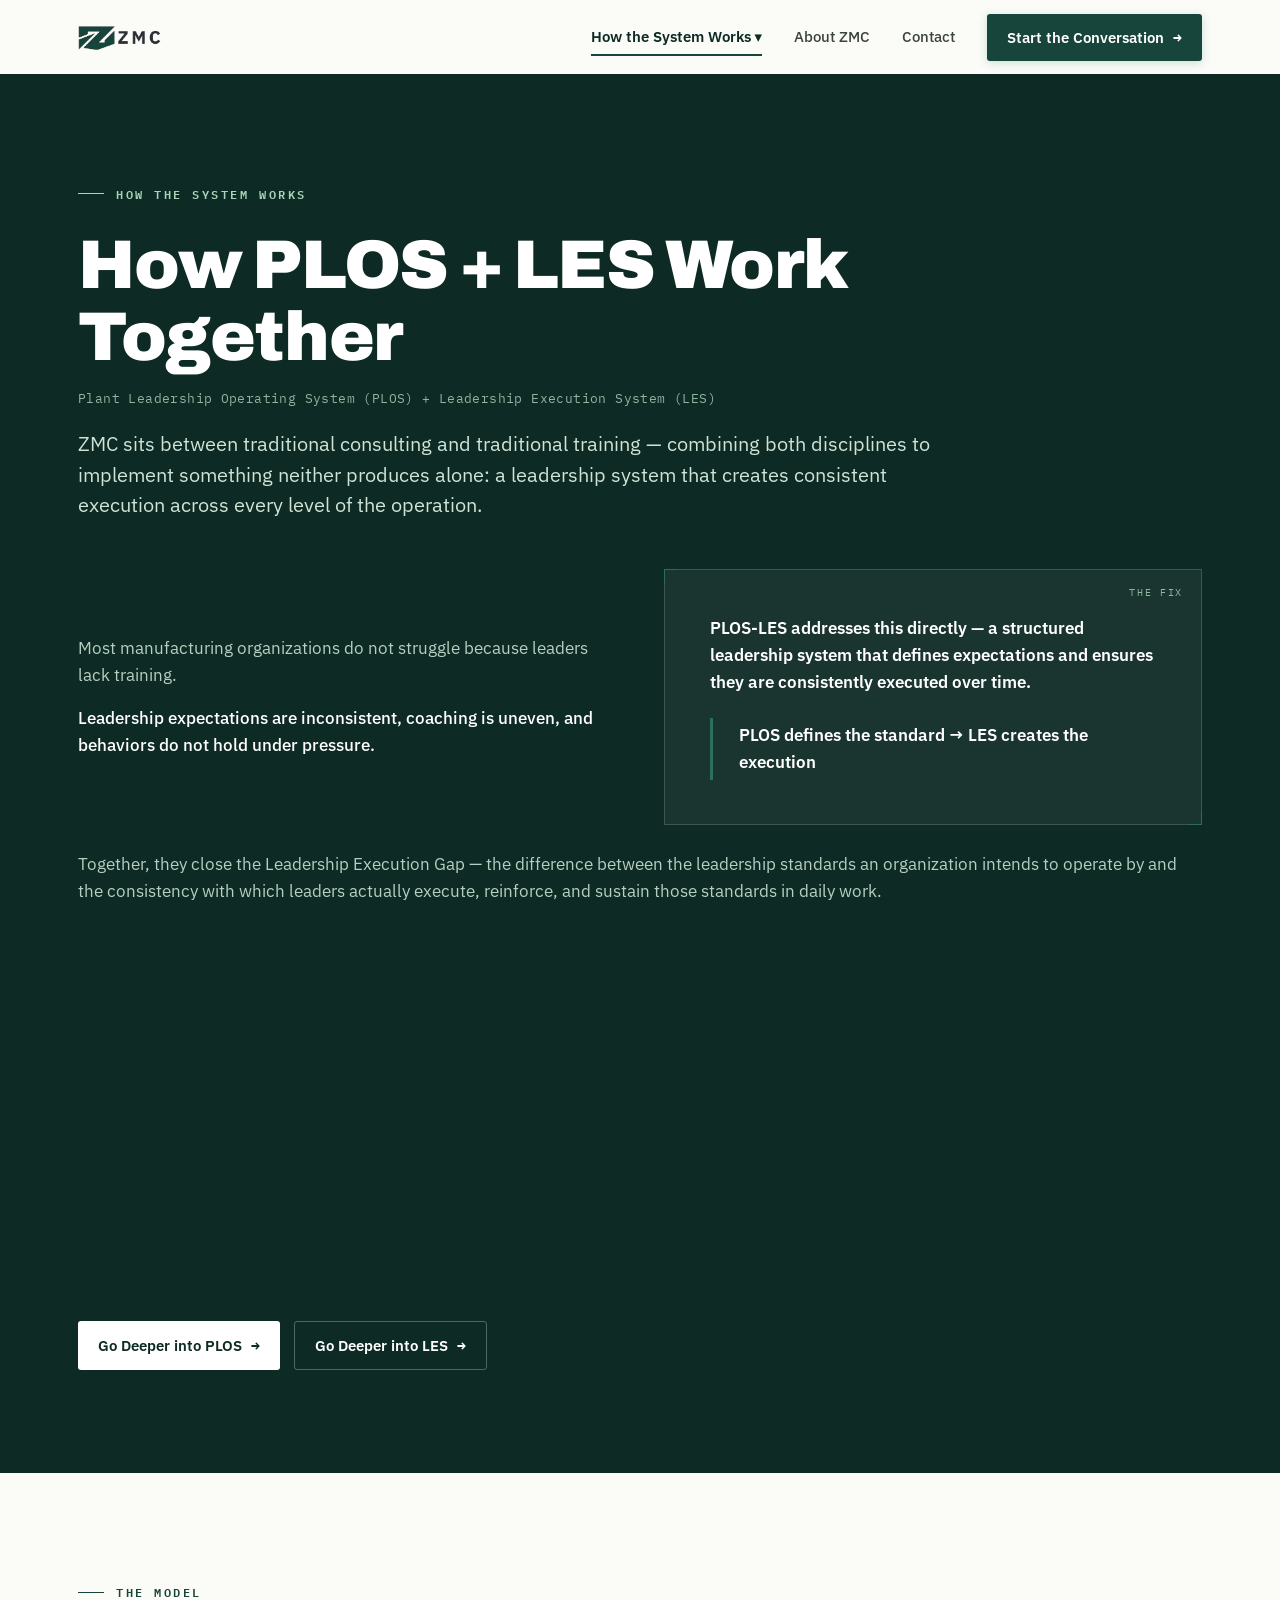
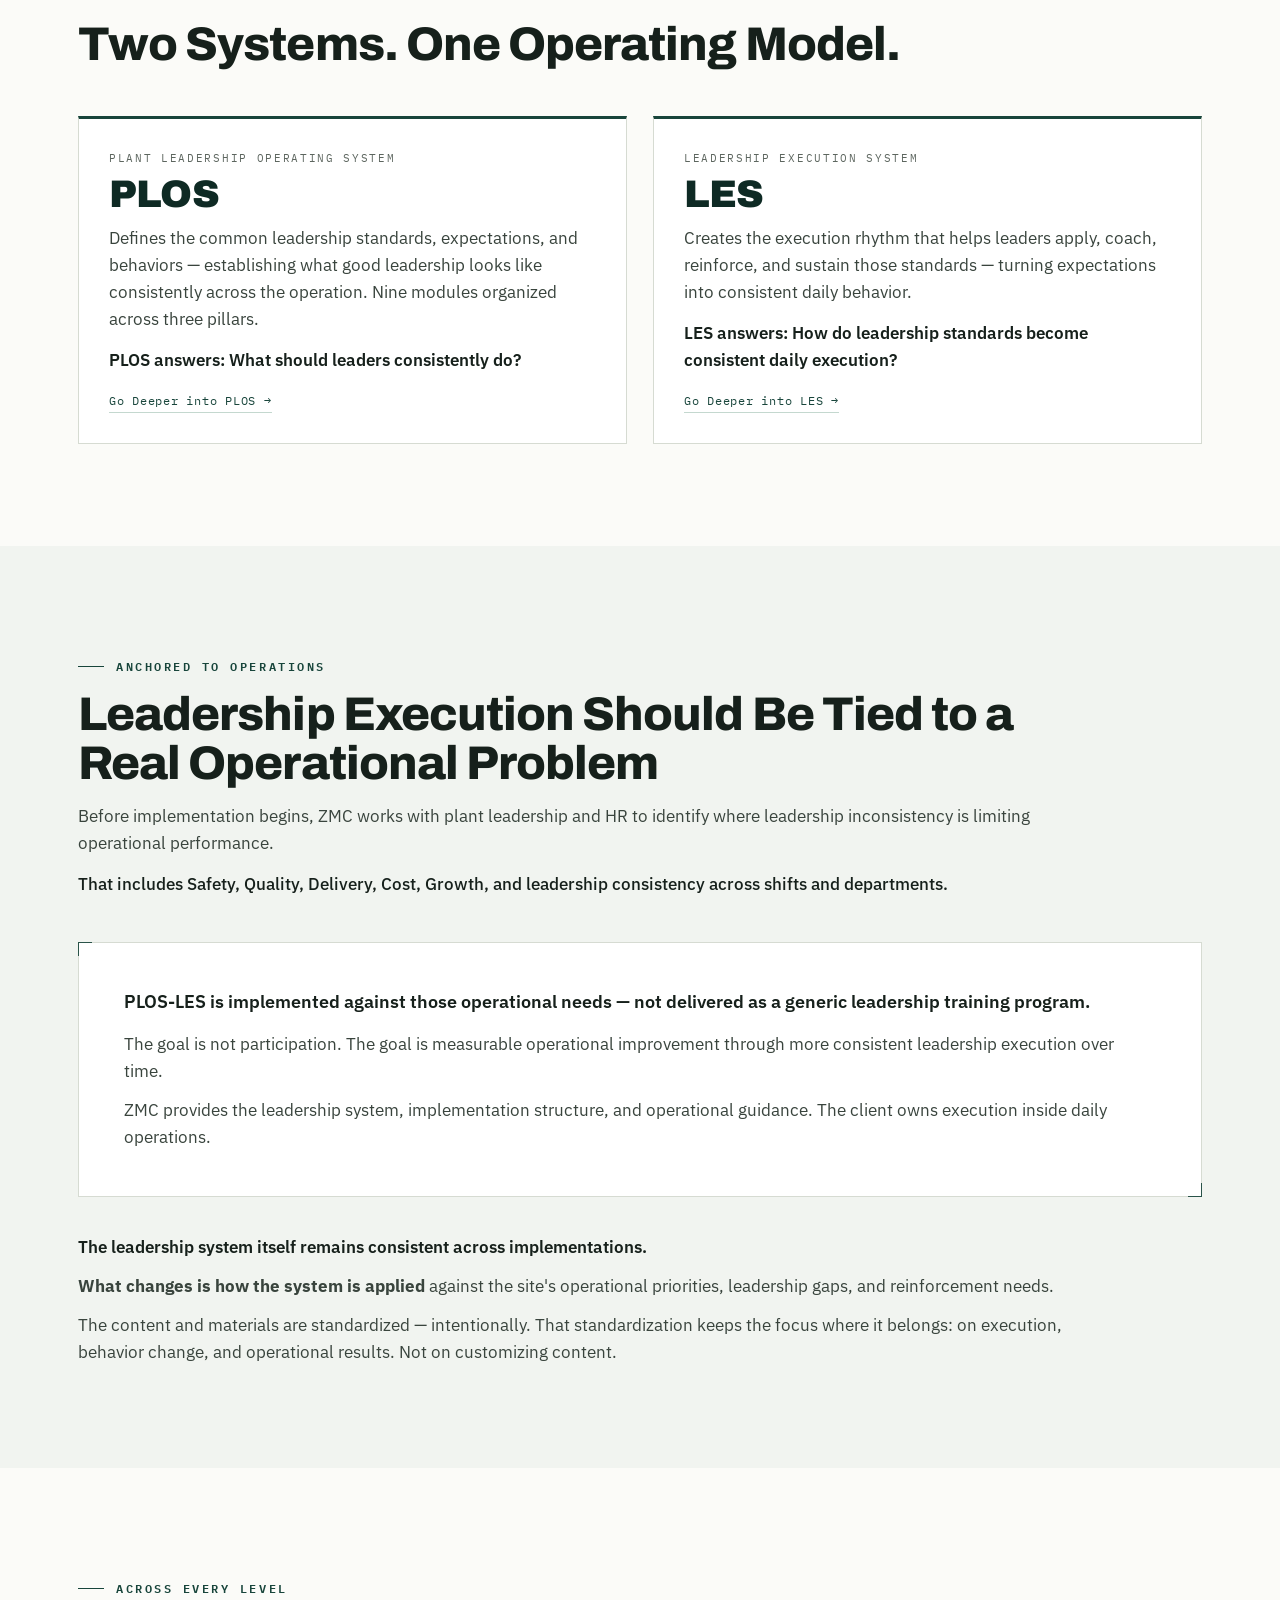
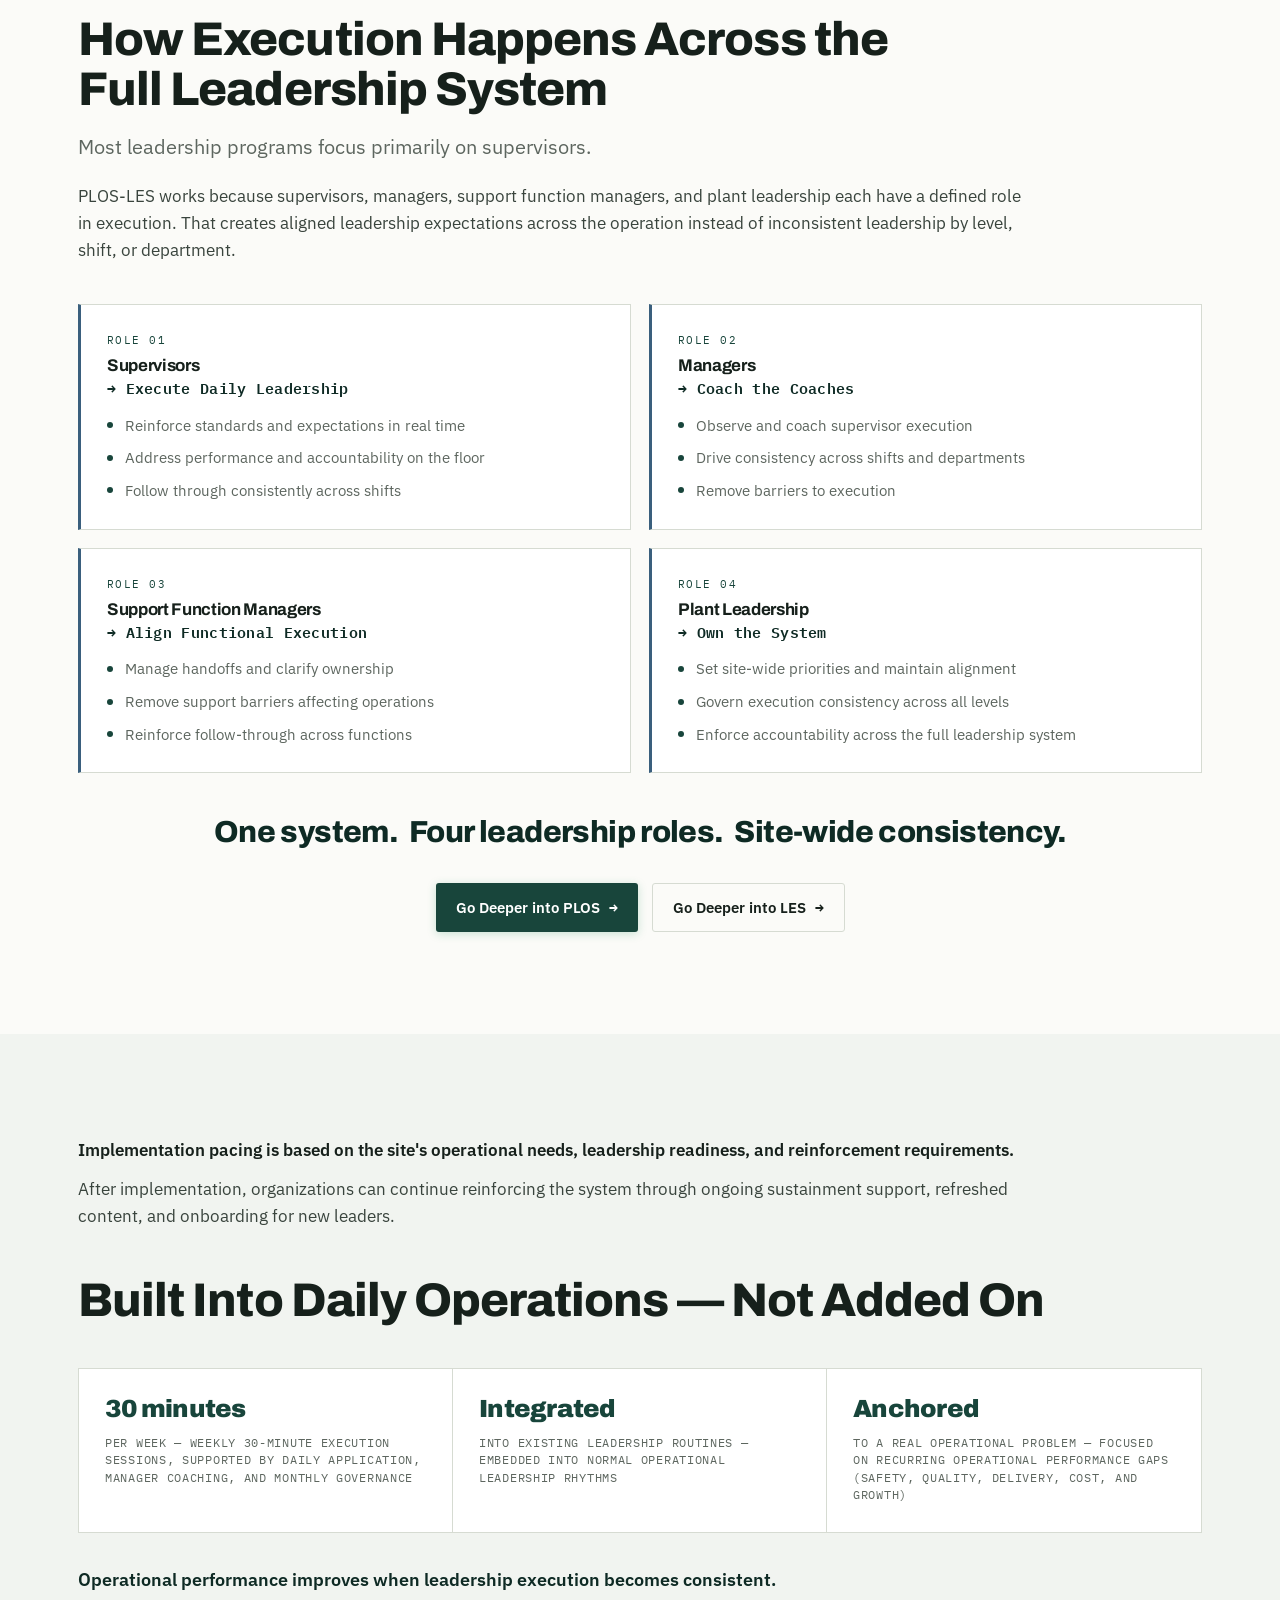
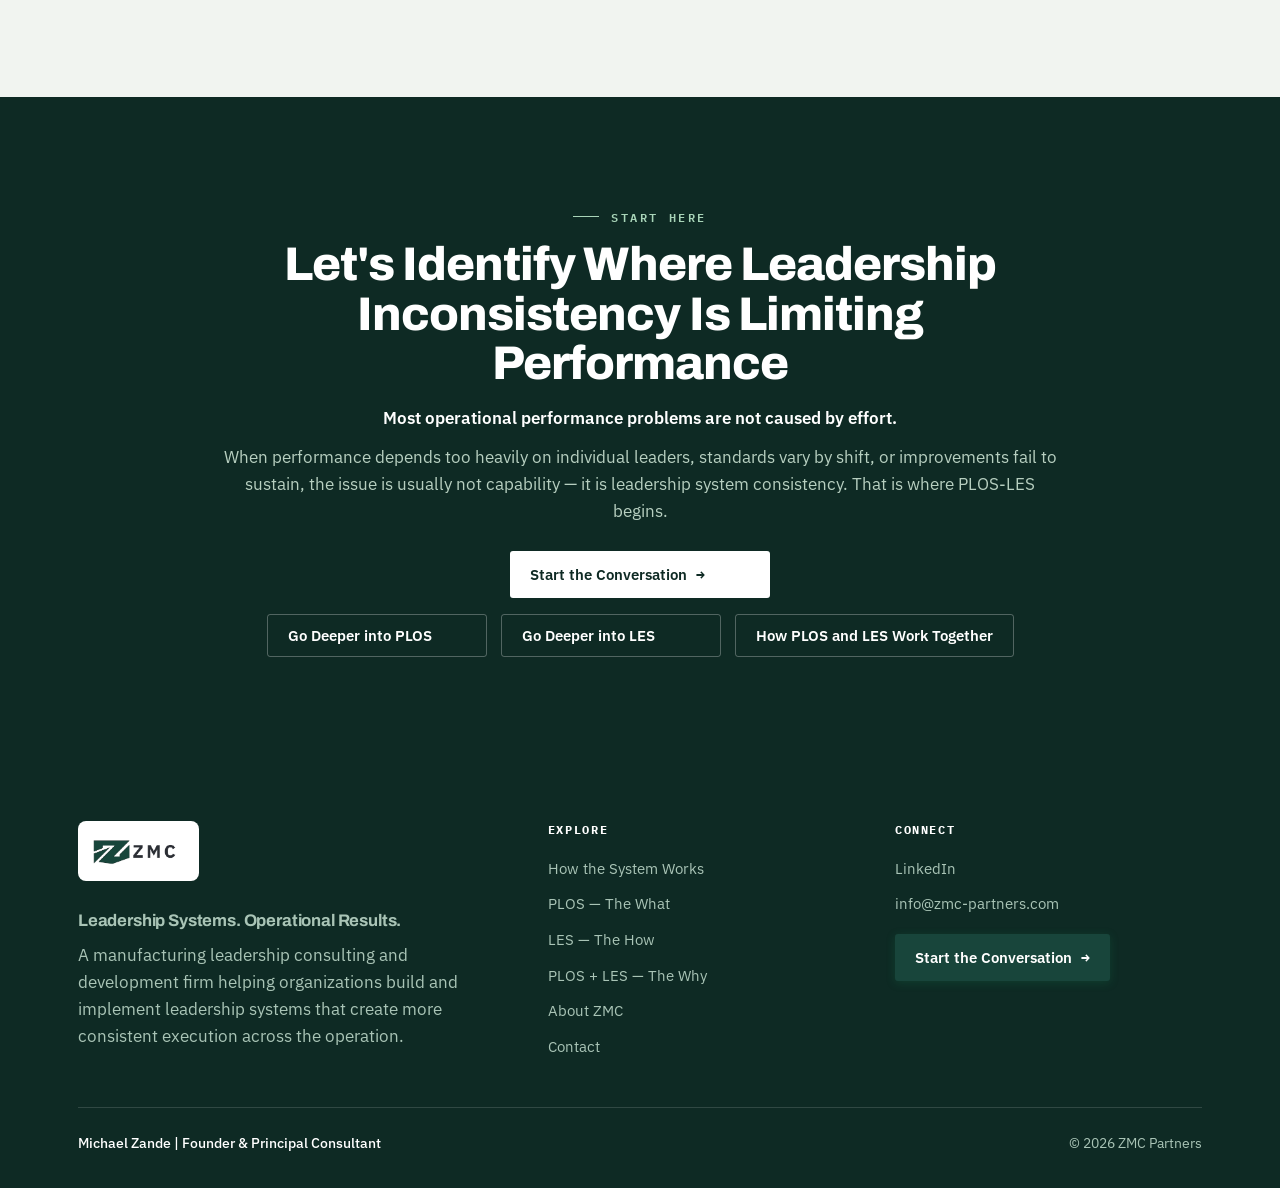
<file: how.html>
<!DOCTYPE html>
<html lang="en">
<head>
<meta charset="UTF-8">
<meta name="viewport" content="width=device-width, initial-scale=1">
<meta name="color-scheme" content="light">
<meta name="supported-color-schemes" content="light">
<link rel="icon" type="image/png" href="images/Logo-Only-Z.png?v=2">
<link rel="shortcut icon" type="image/png" href="images/Logo-Only-Z.png?v=2">
<link rel="apple-touch-icon" href="images/Logo-Only-Z.png?v=2">
<title>How the System Works — ZMC Partners</title>
<link rel="preconnect" href="https://fonts.googleapis.com">
<link rel="preconnect" href="https://fonts.gstatic.com" crossorigin>
<link href="https://fonts.googleapis.com/css2?family=Archivo:wght@500;600;700;800;900&family=IBM+Plex+Mono:wght@400;500;600&family=IBM+Plex+Sans:wght@400;500;600;700&display=swap" rel="stylesheet">
<link rel="stylesheet" href="styles.css">
<!-- Google Analytics -->
<script async src="https://www.googletagmanager.com/gtag/js?id=G-7N8K4PGCL7"></script>
<script>
  window.dataLayer = window.dataLayer || [];
  function gtag(){dataLayer.push(arguments);}
  gtag('js', new Date());
  gtag('config', 'G-7N8K4PGCL7');
</script>
</head>
<body>
<svg width="0" height="0" style="position:absolute"><symbol id="zmark" viewBox="0 0 24 24"><path d="M5 5 H19 V8.5 L10 15.5 H19 V19 H5 V15.5 L14 8.5 H5 Z" fill="#fff"/></symbol>
<symbol id="ic-factory" viewBox="0 0 48 48"><path d="M6 42V20l11 7V20l11 7V12h6l2 30H6z"/><path d="M12 42v-7M22 42v-7M32 42v-7"/></symbol>
<symbol id="ic-people" viewBox="0 0 48 48"><circle cx="17" cy="16" r="6"/><circle cx="33" cy="18" r="5"/><path d="M7 40c0-7 5-12 10-12s10 5 10 12M27 40c0-6 4-10 8-10s7 4 7 9"/></symbol>
<symbol id="ic-target" viewBox="0 0 48 48"><circle cx="24" cy="24" r="17"/><circle cx="24" cy="24" r="9"/><circle cx="24" cy="24" r="2.5"/></symbol>
<symbol id="ic-talk" viewBox="0 0 48 48"><path d="M8 10h26a4 4 0 0 1 4 4v14a4 4 0 0 1-4 4H20l-9 7v-7H8a4 4 0 0 1-4-4V14a4 4 0 0 1 4-4z"/></symbol>
<symbol id="ic-gear" viewBox="0 0 48 48"><circle cx="24" cy="24" r="7"/><path d="M24 6v6M24 36v6M6 24h6M36 24h6M11 11l4 4M33 33l4 4M37 11l-4 4M15 33l-4 4"/></symbol>
</svg>
<header class="nav">
  <div class="nav-in">
    <div class="brand" data-view="home"><img class="logo-img" src="images/zmc-logo.png" alt="ZMC Partners"></div>
    <nav class="navlinks" id="nav">
      <div class="nav-item">
        <a class="lnk" data-view="how">How the System Works ▾</a>
        <div class="dropdown">
          <a data-view="how">Overview</a>
          <a data-view="plos">PLOS — The What</a>
          <a data-view="les">LES — The How</a>
          <a data-view="together">PLOS + LES — The Why</a>
        </div>
      </div>
      <a class="lnk" data-view="about">About ZMC</a>
      <a class="lnk" data-view="contact">Contact</a>
      <button class="btn" data-view="contact">Start the Conversation <span class="arr">→</span></button>
    </nav>
    <button class="hamb" id="hamb" aria-label="Menu"><span></span><span></span><span></span></button>
  </div>
</header>
<main>
<section class="view" id="view-how">
  <div class="sect gsec">
    <div class="wrap">
      <div class="shead"><span class="eyebrow on-dark">How the System Works</span><h1 style="margin:8px 0 0">How PLOS + LES Work Together</h1>
      <p style="font-family:'IBM Plex Mono';font-size:.82rem;letter-spacing:.03em;color:#8FB6A0;margin-top:14px">Plant Leadership Operating System (PLOS) + Leadership Execution System (LES)</p>
      <p class="lead" style="margin-top:20px">ZMC sits between traditional consulting and traditional training — combining both disciplines to implement something neither produces alone: a leadership system that creates consistent execution across every level of the operation.</p></div>
      <div class="featrow" style="margin-top:48px">
        <div class="vstack">
          <p>Most manufacturing organizations do not struggle because leaders lack training.</p>
          <p style="color:#fff;font-weight:500">Leadership expectations are inconsistent, coaching is uneven, and behaviors do not hold under pressure.</p>
        </div>
        <div class="plate"><span class="plate-tag">The Fix</span>
          <p style="color:#fff;font-weight:600;margin-bottom:14px">PLOS-LES addresses this directly — a structured leadership system that defines expectations and ensures they are consistently executed over time.</p>
          <p class="statement" style="margin-top:22px;color:#fff;font-weight:600;border-color:var(--green-bright)">PLOS defines the standard → LES creates the execution</p>
        </div>
      </div>
     <p style="margin-top:26px">Together, they close the Leadership Execution Gap — the difference between the leadership standards an organization intends to operate by and the consistency with which leaders actually execute, reinforce, and sustain those standards in daily work.</p>
      <div style="margin-top:32px;max-width:640px;margin-left:auto;margin-right:auto;">
<div style="position:relative;padding-bottom:56.25%;height:0;overflow:hidden;border-radius:6px">
        <iframe src="https://player.vimeo.com/video/1202277834?title=0&amp;byline=0&amp;portrait=0&amp;badge=0&amp;autopause=0&amp;player_id=0&amp;app_id=58479" style="position:absolute;top:0;left:0;width:100%;height:100%" frameborder="0" allow="autoplay; fullscreen; picture-in-picture; clipboard-write; encrypted-media; web-share" referrerpolicy="strict-origin-when-cross-origin" title="ZMC - Training vs Systems"></iframe>
      </div>
      </div>
      <div style="margin-top:24px;display:flex;gap:14px;flex-wrap:wrap"><button class="btn on-dark" data-view="plos">Go Deeper into PLOS <span class="arr">→</span></button><button class="btn ghost on-dark" data-view="les">Go Deeper into LES <span class="arr">→</span></button></div>
    </div>
  </div>

  <div class="sect">
    <div class="wrap">
      <div class="shead"><span class="eyebrow">The Model</span><h2>Two Systems. One Operating Model.</h2></div>
      <div class="sys-grid" style="margin-top:46px">
        <div class="syscard"><span class="kick">Plant Leadership Operating System</span><div class="big">PLOS</div><p style="margin-top:12px">Defines the common leadership standards, expectations, and behaviors — establishing what good leadership looks like consistently across the operation. Nine modules organized across three pillars.</p><p class="ask">PLOS answers: What should leaders consistently do?</p><a class="more" data-view="plos">Go Deeper into PLOS →</a></div>
        <div class="syscard"><span class="kick">Leadership Execution System</span><div class="big">LES</div><p style="margin-top:12px">Creates the execution rhythm that helps leaders apply, coach, reinforce, and sustain those standards — turning expectations into consistent daily behavior.</p><p class="ask">LES answers: How do leadership standards become consistent daily execution?</p><a class="more" data-view="les">Go Deeper into LES →</a></div>
      </div>
    </div>
  </div>

  <div class="sect tint">
    <div class="wrap">
      <div style="max-width:62rem">
        <span class="eyebrow">Anchored to operations</span><h2 style="margin:14px 0">Leadership Execution Should Be Tied to a Real Operational Problem</h2>
          <p>Before implementation begins, ZMC works with plant leadership and HR to identify where leadership inconsistency is limiting operational performance.</p>
          <p style="margin-top:14px;color:var(--ink);font-weight:500">That includes Safety, Quality, Delivery, Cost, Growth, and leadership consistency across shifts and departments.</p>
      </div>
      <div class="plate" style="margin-top:44px"><p style="color:var(--ink);font-weight:600;font-size:1.15rem">PLOS-LES is implemented against those operational needs — not delivered as a generic leadership training program.</p>
        <p style="margin-top:14px">The goal is not participation. The goal is measurable operational improvement through more consistent leadership execution over time.</p>
        <p style="margin-top:12px">ZMC provides the leadership system, implementation structure, and operational guidance. The client owns execution inside daily operations.</p>
      </div>
      <div style="margin-top:36px;max-width:62rem">
        <p style="color:var(--ink);font-weight:600;font-size:1.08rem">The leadership system itself remains consistent across implementations.</p>
        <p style="margin-top:12px"><strong>What changes is how the system is applied</strong> against the site's operational priorities, leadership gaps, and reinforcement needs.</p>
        <p style="margin-top:12px">The content and materials are standardized — intentionally. That standardization keeps the focus where it belongs: on execution, behavior change, and operational results. Not on customizing content.</p>
      </div>
    </div>
  </div>

  <div class="sect">
    <div class="wrap">
      <div class="shead"><span class="eyebrow">Across every level</span><h2>How Execution Happens Across the Full Leadership System</h2><p class="lead">Most leadership programs focus primarily on supervisors.</p></div>
      <p style="margin-top:20px;max-width:60rem">PLOS-LES works because supervisors, managers, support function managers, and plant leadership each have a defined role in execution. That creates aligned leadership expectations across the operation instead of inconsistent leadership by level, shift, or department.</p>
      <div class="roles">
        <div class="role"><div class="rn">Role 01</div><h4>Supervisors</h4><div class="does">→ Execute Daily Leadership</div><ul><li>Reinforce standards and expectations in real time</li><li>Address performance and accountability on the floor</li><li>Follow through consistently across shifts</li></ul></div>
        <div class="role"><div class="rn">Role 02</div><h4>Managers</h4><div class="does">→ Coach the Coaches</div><ul><li>Observe and coach supervisor execution</li><li>Drive consistency across shifts and departments</li><li>Remove barriers to execution</li></ul></div>
        <div class="role"><div class="rn">Role 03</div><h4>Support Function Managers</h4><div class="does">→ Align Functional Execution</div><ul><li>Manage handoffs and clarify ownership</li><li>Remove support barriers affecting operations</li><li>Reinforce follow-through across functions</li></ul></div>
        <div class="role"><div class="rn">Role 04</div><h4>Plant Leadership</h4><div class="does">→ Own the System</div><ul><li>Set site-wide priorities and maintain alignment</li><li>Govern execution consistency across all levels</li><li>Enforce accountability across the full leadership system</li></ul></div>
      </div>
      <p style="text-align:center;margin-top:34px;font-family:'Archivo';font-weight:800;font-size:clamp(1.3rem,2.5vw,1.9rem);letter-spacing:-.02em;color:var(--green-deep)">One system.&nbsp; Four leadership roles.&nbsp; Site-wide consistency.</p>
      <div style="margin-top:26px;display:flex;gap:14px;flex-wrap:wrap;justify-content:center"><button class="btn" data-view="plos">Go Deeper into PLOS <span class="arr">→</span></button><button class="btn ghost" data-view="les">Go Deeper into LES <span class="arr">→</span></button></div>
    </div>
  </div>

  <div class="sect tint">
    <div class="wrap">
      <div style="max-width:62rem">
        <p style="color:var(--ink);font-weight:600;font-size:1.08rem">Implementation pacing is based on the site's operational needs, leadership readiness, and reinforcement requirements.</p>
        <p style="margin-top:12px">After implementation, organizations can continue reinforcing the system through ongoing sustainment support, refreshed content, and onboarding for new leaders.</p>
      </div>
      <h2 style="margin-top:46px">Built Into Daily Operations — Not Added On</h2>
      <div class="readouts">
        <div class="readout"><div class="num" style="font-size:1.55rem">30 minutes</div><div class="lab">Per week — weekly 30-minute execution sessions, supported by daily application, manager coaching, and monthly governance</div></div>
        <div class="readout"><div class="num" style="font-size:1.55rem">Integrated</div><div class="lab">Into existing leadership routines — embedded into normal operational leadership rhythms</div></div>
        <div class="readout"><div class="num" style="font-size:1.55rem">Anchored</div><div class="lab">To a real operational problem — focused on recurring operational performance gaps (Safety, Quality, Delivery, Cost, and Growth)</div></div>
      </div>
      <p style="margin-top:32px;color:var(--green-deep);font-weight:600;font-size:1.15rem">Operational performance improves when leadership execution becomes consistent.</p>
    </div>
  </div>

  <div class="sect gsec ctaband">
    <div class="wrap" style="max-width:56rem">
      <span class="eyebrow on-dark" style="justify-content:center">Start here</span>
      <h2 style="margin:14px 0 16px">Let's Identify Where Leadership Inconsistency Is Limiting Performance</h2>
      <p style="color:#fff;font-weight:600">Most operational performance problems are not caused by effort.</p>
      <p style="margin-top:12px">When performance depends too heavily on individual leaders, standards vary by shift, or improvements fail to sustain, the issue is usually not capability — it is leadership system consistency. That is where PLOS-LES begins.</p>
      <div style="margin-top:26px;display:flex;flex-direction:column;align-items:center;gap:16px;">
        <button class="btn on-dark" data-view="contact" style="min-width:260px">Start the Conversation <span class="arr">→</span></button>
        <div style="display:flex;gap:14px;flex-wrap:wrap;justify-content:center">
          <button class="btn ghost on-dark" data-view="plos" style="min-width:220px">Go Deeper into PLOS</button>
          <button class="btn ghost on-dark" data-view="les" style="min-width:220px">Go Deeper into LES</button>
          <button class="btn ghost on-dark" data-view="together" style="min-width:220px">How PLOS and LES Work Together</button>
        </div>
      </div>
    </div>
    </div>
  </div>
</section>
</main>
<footer class="ft">
  <div class="wrap">
    <div class="ft-top">
      <div>
        <div class="ft-logo-chip" data-view="home" style="cursor:pointer"><img src="images/zmc-logo.png" alt="ZMC Partners"></div>
        <p style="max-width:24rem;color:#A9C4B6"><p style="max-width:24rem;color:#A9C4B6;font-family:'Archivo';font-weight:700;font-size:1.05rem;letter-spacing:-.01em">Leadership Systems. Operational Results.</p> <p style="max-width:24rem;color:#A9C4B6;margin-top:8px">A manufacturing leadership consulting and development firm helping organizations build and implement leadership systems that create more consistent execution across the operation.</p></p>
      </div>
      <div><h5>Explore</h5>
        <a class="fl" data-view="how">How the System Works</a>
        <a class="fl" data-view="plos">PLOS — The What</a>
        <a class="fl" data-view="les">LES — The How</a>
        <a class="fl" data-view="together">PLOS + LES — The Why</a>
        <a class="fl" data-view="about">About ZMC</a>
        <a class="fl" data-view="contact">Contact</a>
      </div>
      <div><h5>Connect</h5>
        <a class="fl" href="https://www.linkedin.com/company/zmc-partners/" target="_blank" rel="noopener">LinkedIn</a>
        <a class="fl" href="mailto:info@zmc-partners.com">info@zmc-partners.com</a>
        <div style="margin-top:18px"><button class="btn" data-view="contact">Start the Conversation <span class="arr">→</span></button></div>
      </div>
    </div>
    <div class="ft-bottom"><span class="who">Michael Zande | Founder &amp; Principal Consultant</span><span>© 2026 ZMC Partners</span></div>
  </div>
</footer>
<script src="site.js"></script>
</body>
</html>
</file>
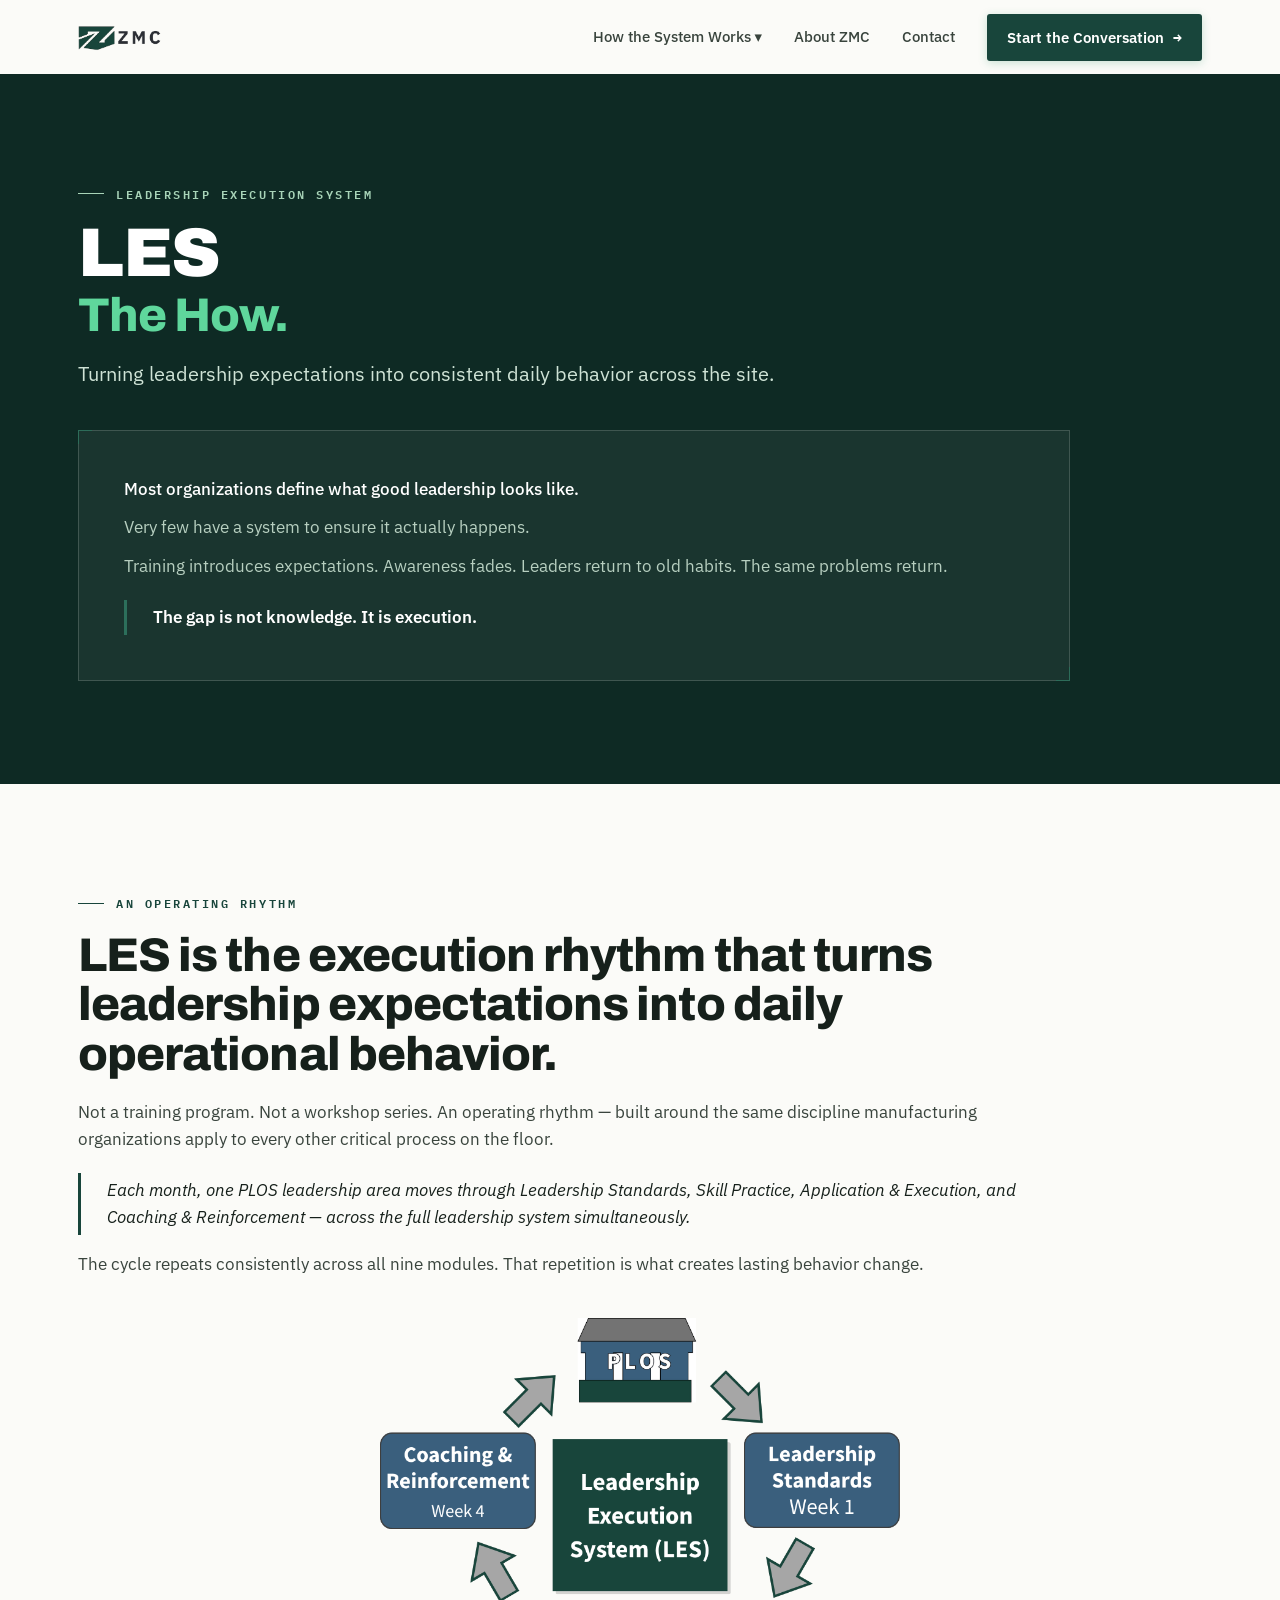
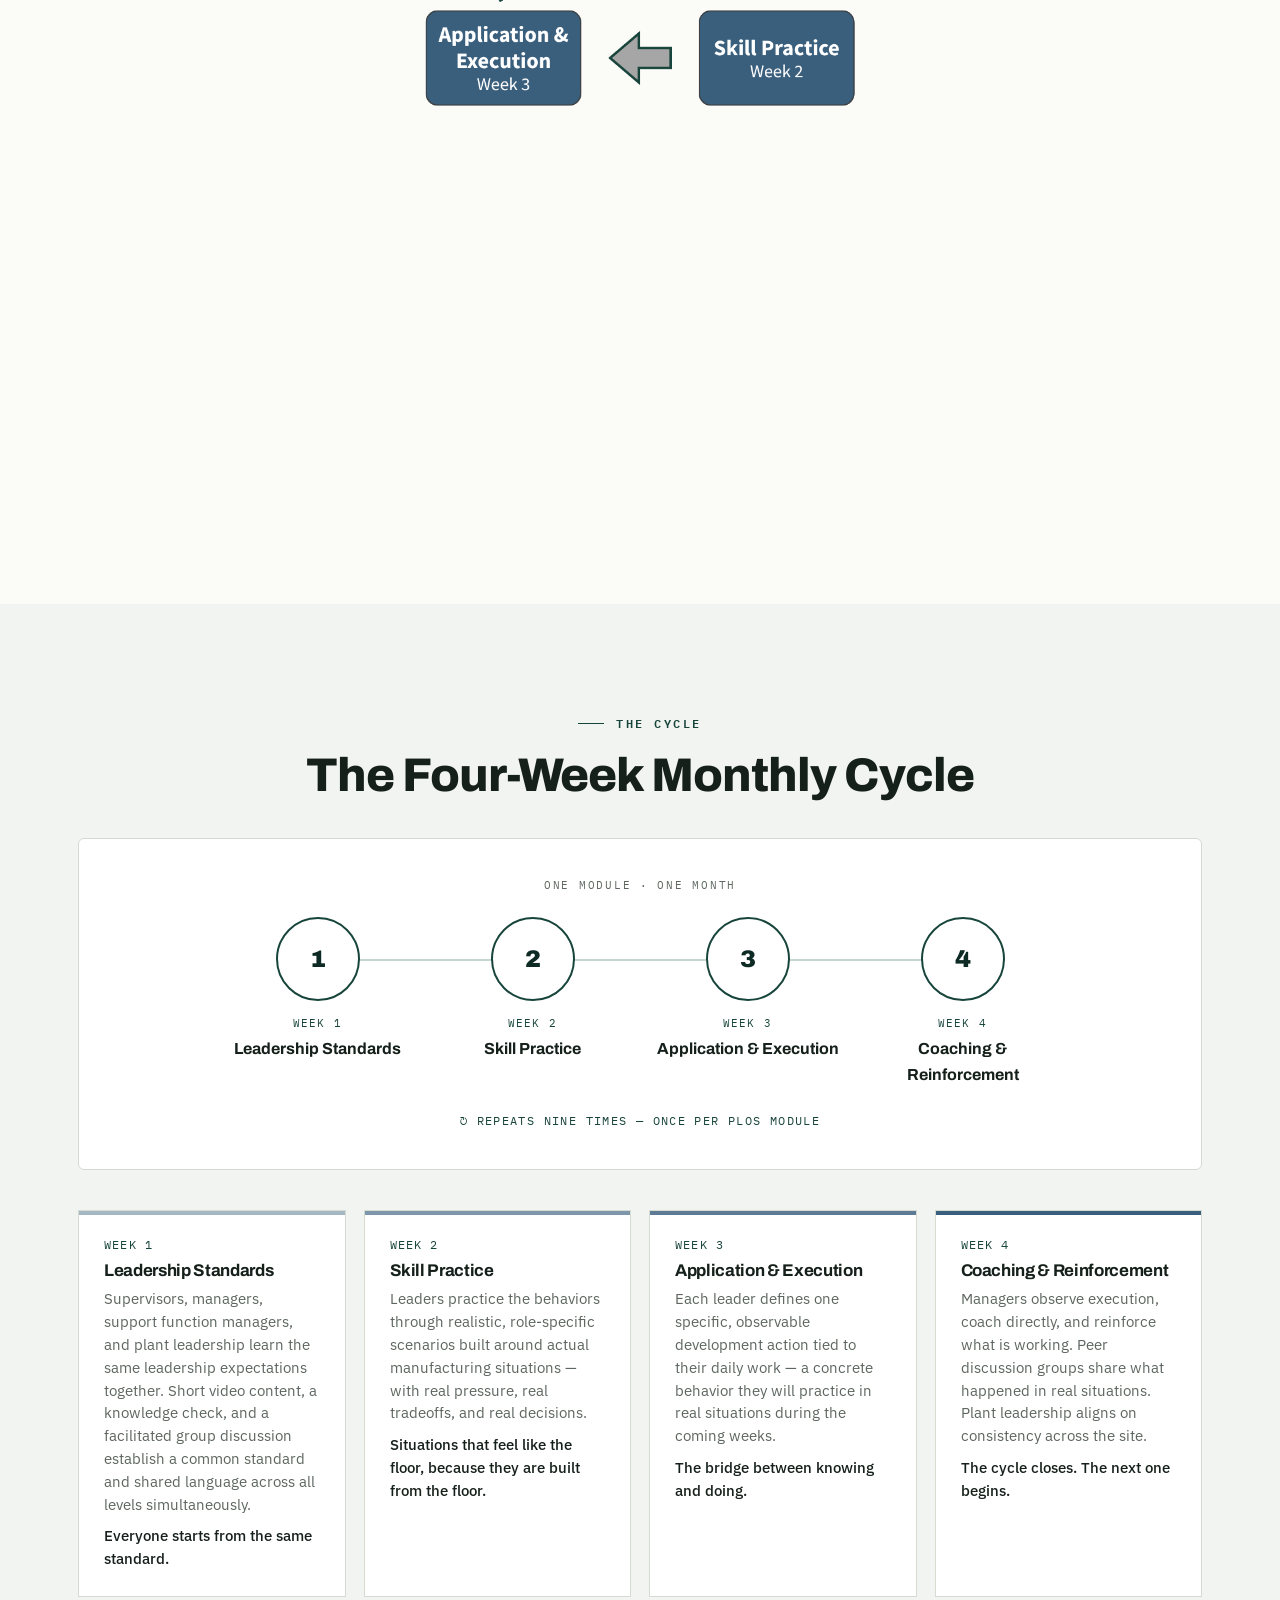
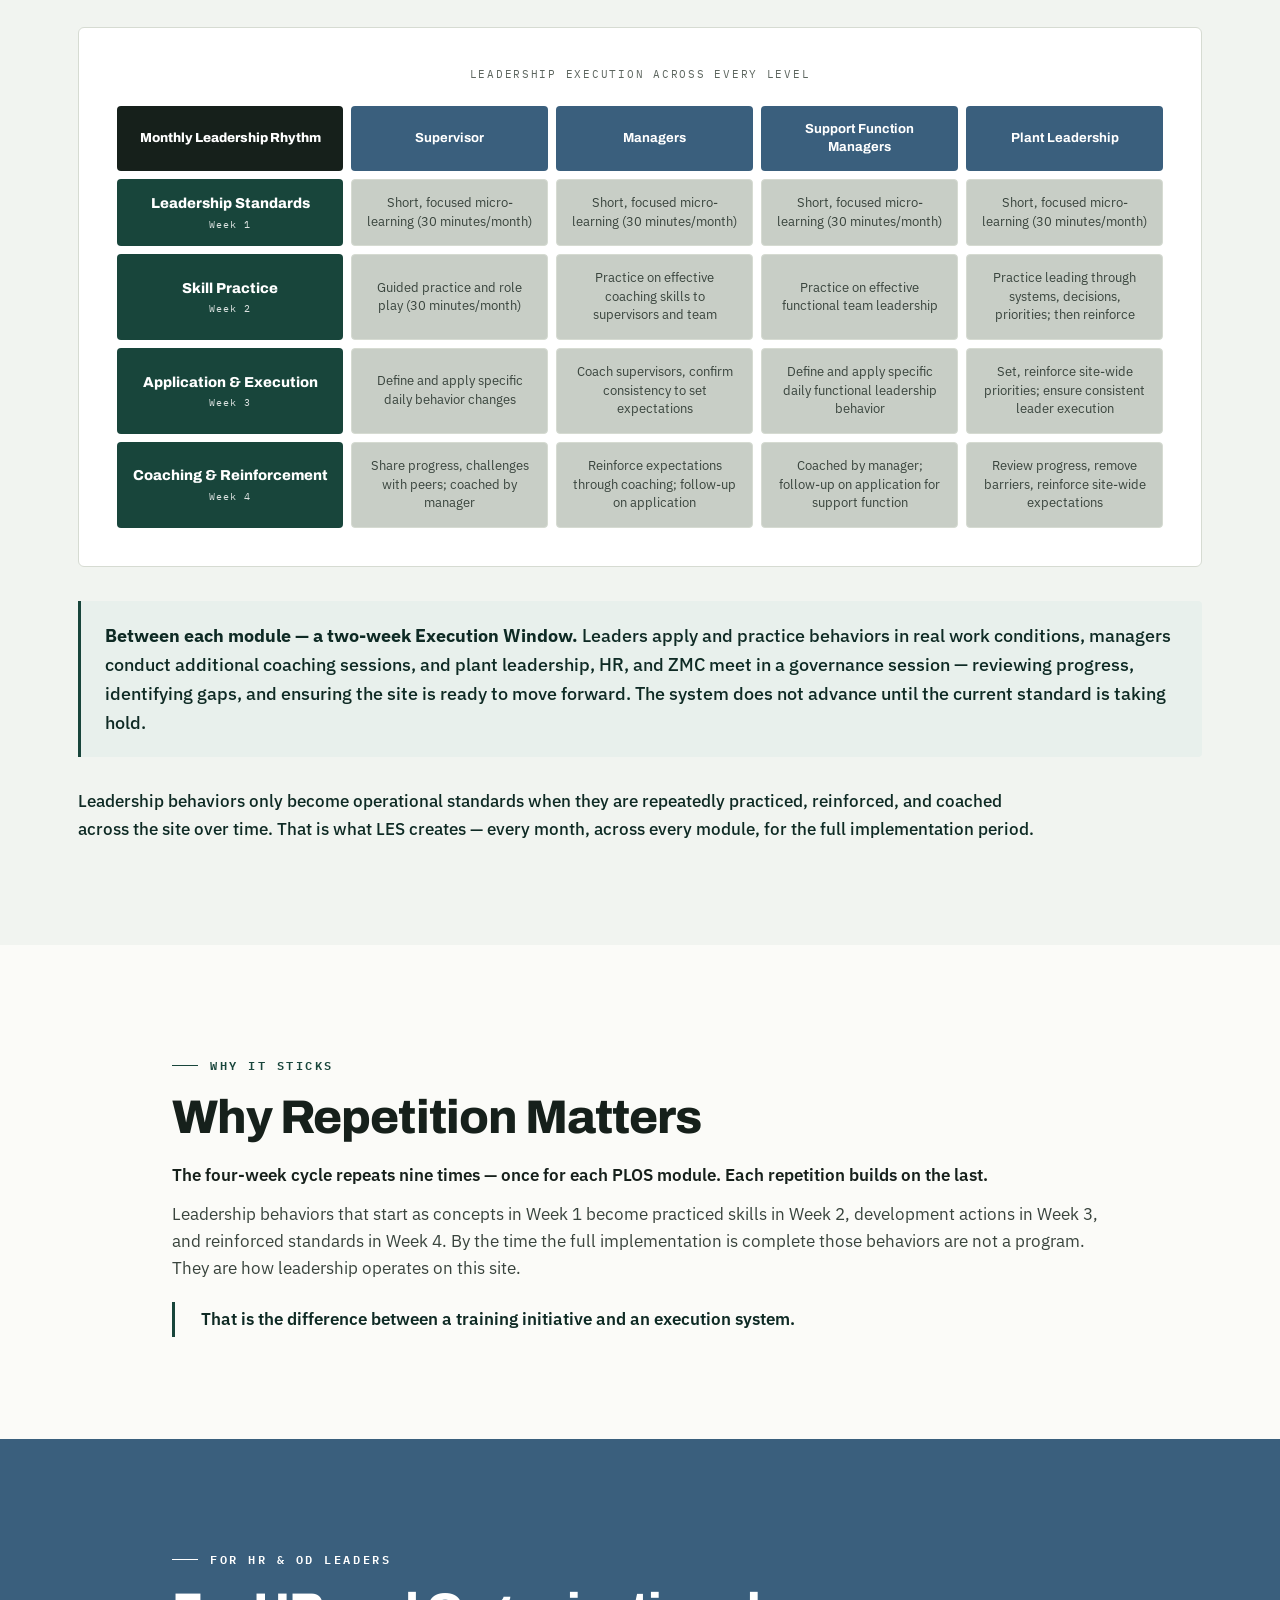
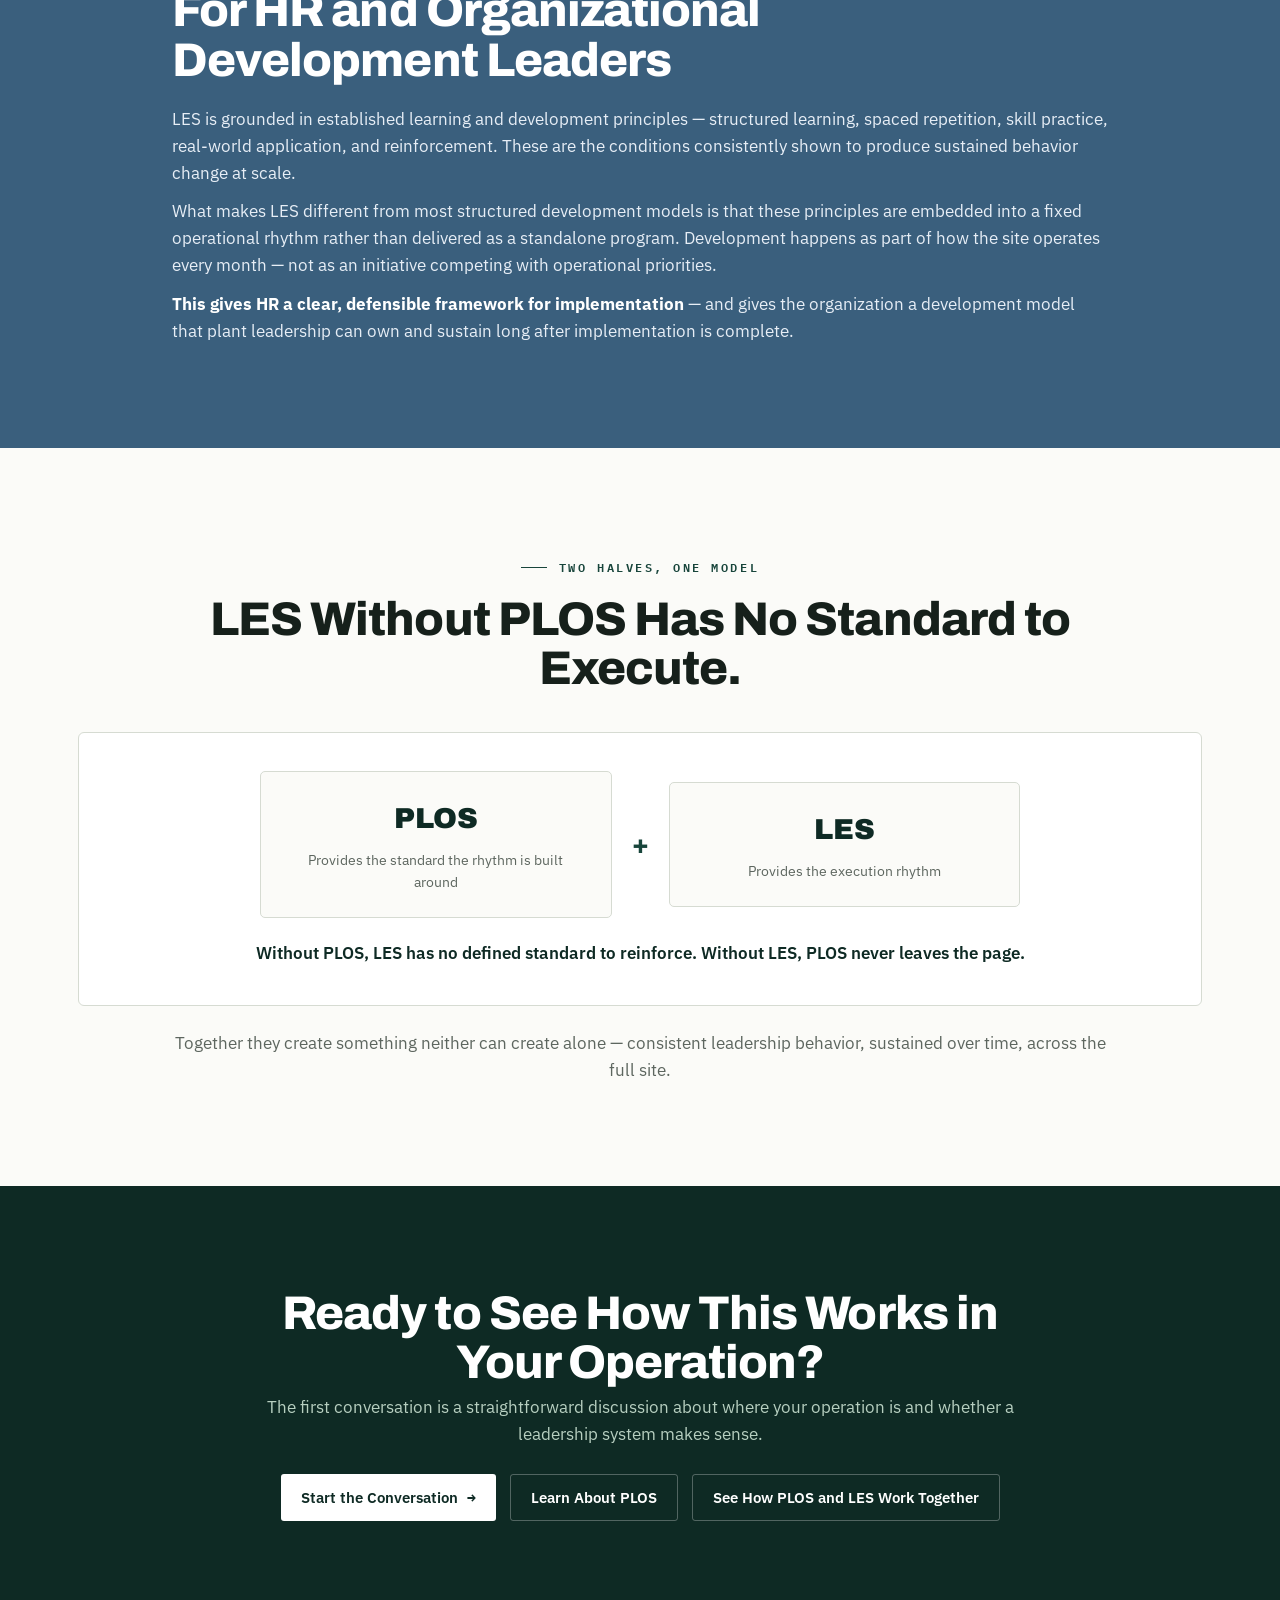
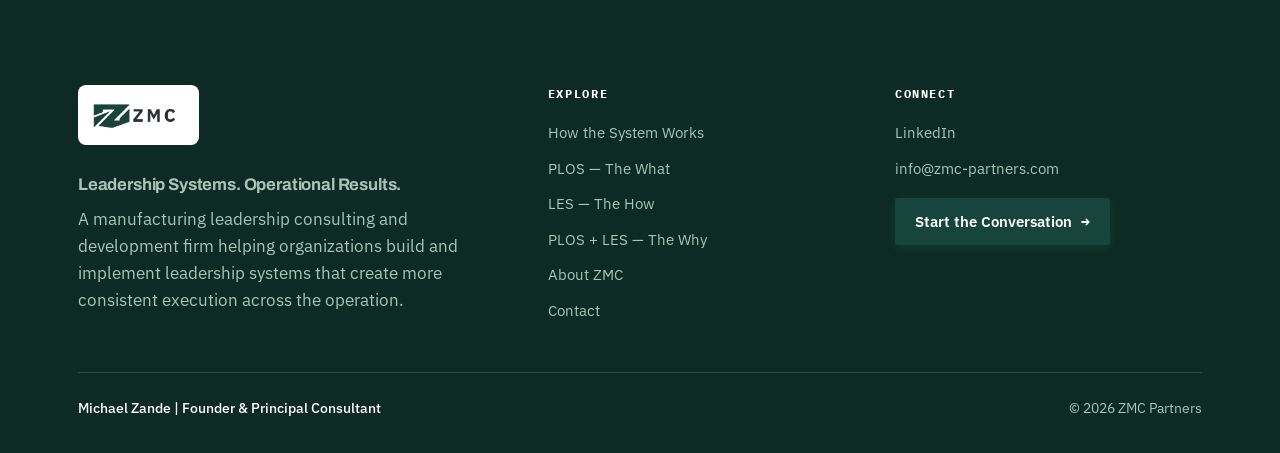
<file: les.html>
<!DOCTYPE html>
<html lang="en">
<head>
<meta charset="UTF-8">
<meta name="viewport" content="width=device-width, initial-scale=1">
<meta name="color-scheme" content="light">
<meta name="supported-color-schemes" content="light">
<link rel="icon" type="image/png" href="images/Logo-Only-Z.png?v=2">
<link rel="shortcut icon" type="image/png" href="images/Logo-Only-Z.png?v=2">
<link rel="apple-touch-icon" href="images/Logo-Only-Z.png?v=2">
<title>LES — Leadership Execution System — ZMC Partners</title>
<link rel="preconnect" href="https://fonts.googleapis.com">
<link rel="preconnect" href="https://fonts.gstatic.com" crossorigin>
<link href="https://fonts.googleapis.com/css2?family=Archivo:wght@500;600;700;800;900&family=IBM+Plex+Mono:wght@400;500;600&family=IBM+Plex+Sans:wght@400;500;600;700&display=swap" rel="stylesheet">
<link rel="stylesheet" href="styles.css">
<!-- Google Analytics -->
<script async src="https://www.googletagmanager.com/gtag/js?id=G-7N8K4PGCL7"></script>
<script>
  window.dataLayer = window.dataLayer || [];
  function gtag(){dataLayer.push(arguments);}
  gtag('js', new Date());
  gtag('config', 'G-7N8K4PGCL7');
</script>
</head>
<body>
<svg width="0" height="0" style="position:absolute"><symbol id="zmark" viewBox="0 0 24 24"><path d="M5 5 H19 V8.5 L10 15.5 H19 V19 H5 V15.5 L14 8.5 H5 Z" fill="#fff"/></symbol>
<symbol id="ic-factory" viewBox="0 0 48 48"><path d="M6 42V20l11 7V20l11 7V12h6l2 30H6z"/><path d="M12 42v-7M22 42v-7M32 42v-7"/></symbol>
<symbol id="ic-people" viewBox="0 0 48 48"><circle cx="17" cy="16" r="6"/><circle cx="33" cy="18" r="5"/><path d="M7 40c0-7 5-12 10-12s10 5 10 12M27 40c0-6 4-10 8-10s7 4 7 9"/></symbol>
<symbol id="ic-target" viewBox="0 0 48 48"><circle cx="24" cy="24" r="17"/><circle cx="24" cy="24" r="9"/><circle cx="24" cy="24" r="2.5"/></symbol>
<symbol id="ic-talk" viewBox="0 0 48 48"><path d="M8 10h26a4 4 0 0 1 4 4v14a4 4 0 0 1-4 4H20l-9 7v-7H8a4 4 0 0 1-4-4V14a4 4 0 0 1 4-4z"/></symbol>
<symbol id="ic-gear" viewBox="0 0 48 48"><circle cx="24" cy="24" r="7"/><path d="M24 6v6M24 36v6M6 24h6M36 24h6M11 11l4 4M33 33l4 4M37 11l-4 4M15 33l-4 4"/></symbol>
</svg>
<header class="nav">
  <div class="nav-in">
    <div class="brand" data-view="home"><img class="logo-img" src="images/zmc-logo.png" alt="ZMC Partners"></div>
    <nav class="navlinks" id="nav">
      <div class="nav-item">
        <a class="lnk" data-view="how">How the System Works ▾</a>
        <div class="dropdown">
          <a data-view="how">Overview</a>
          <a data-view="plos">PLOS — The What</a>
          <a data-view="les">LES — The How</a>
          <a data-view="together">PLOS + LES — The Why</a>
        </div>
      </div>
      <a class="lnk" data-view="about">About ZMC</a>
      <a class="lnk" data-view="contact">Contact</a>
      <button class="btn" data-view="contact">Start the Conversation <span class="arr">→</span></button>
    </nav>
    <button class="hamb" id="hamb" aria-label="Menu"><span></span><span></span><span></span></button>
  </div>
</header>
<main>
<section class="view" id="view-les">
  <div class="sect gsec">
    <div class="wrap">
      <span class="eyebrow on-dark">Leadership Execution System</span>
      <h1 style="margin:14px 0 2px">LES</h1>
      <h2 style="color:#5FD79C">The How.</h2>
      <p class="lead" style="margin-top:18px;max-width:48rem">Turning leadership expectations into consistent daily behavior across the site.</p>
      <div class="plate" style="margin-top:40px;max-width:62rem"><p style="color:#fff;font-weight:500">Most organizations define what good leadership looks like.</p>
        <p style="margin-top:12px">Very few have a system to ensure it actually happens.</p>
        <p style="margin-top:12px">Training introduces expectations. Awareness fades. Leaders return to old habits. The same problems return.</p>
        <p class="statement" style="margin-top:20px;color:#fff;font-weight:600;border-color:var(--green-bright)">The gap is not knowledge. It is execution.</p>
      </div>
    </div>
  </div>

<div class="sect">
  <div class="wrap">
    <div class="shead">
      <span class="eyebrow">An operating rhythm</span>
      <h2>LES is the execution rhythm that turns leadership expectations into daily operational behavior.</h2>
    </div>

    <div style="max-width:62rem">
      <p style="margin-top:20px">
        Not a training program. Not a workshop series. An operating rhythm — built around the same discipline manufacturing organizations apply to every other critical process on the floor.
      </p>

      <p class="statement" style="margin-top:20px;font-style:italic;color:var(--ink)">
        Each month, one PLOS leadership area moves through Leadership Standards, Skill Practice, Application &amp; Execution, and Coaching &amp; Reinforcement — across the full leadership system simultaneously.
      </p>

      <p style="margin-top:16px">
        The cycle repeats consistently across all nine modules. That repetition is what creates lasting behavior change.
      </p>
    </div>

    <!-- LES diagram -->
    <div style="margin-top:40px; text-align:center;">
      <img 
        src="images/LES-Model-Basic.png" 
        alt="LES — Leadership Execution System Cycle" 
        style="max-width:520px; width:100%; height:auto; display:block; margin:0 auto;"
      >
    </div>

    <!-- LES video -->
    <div style="margin-top:24px; max-width:660px; margin-left:auto; margin-right:auto;">
      <div style="position:relative; width:100%; padding-top:56.25%;">
        <iframe
          src="https://player.vimeo.com/video/1202281003?title=0&amp;byline=0&amp;portrait=0&amp;badge=0&amp;autopause=0&amp;player_id=0&amp;app_id=58479"
          frameborder="0"
          allow="autoplay; fullscreen; picture-in-picture; clipboard-write; encrypted-media; web-share"
          referrerpolicy="strict-origin-when-cross-origin"
          style="position:absolute; top:0; left:0; width:100%; height:100%;"
          title="ZMC - LES-Leadership Execution System">
        </iframe>
      </div>
    </div>

    <script src="https://player.vimeo.com/api/player.js"></script>
  </div>
</div>

  
  <div class="sect tint">
    <div class="wrap">
      <div class="shead center"><span class="eyebrow" style="justify-content:center">The cycle</span><h2>The Four-Week Monthly Cycle</h2></div>
      <!-- recreated LES cycle diagram -->
      <div class="dgm" style="margin-top:38px">
        <div class="dgm-title">One Module · One Month</div>
        <div class="cycle">
          <div class="cnode"><div class="ring">1</div><div class="wl">Week 1</div><div class="wt">Leadership Standards</div></div>
          <div class="cnode"><div class="ring">2</div><div class="wl">Week 2</div><div class="wt">Skill Practice</div></div>
          <div class="cnode"><div class="ring">3</div><div class="wl">Week 3</div><div class="wt">Application &amp; Execution</div></div>
          <div class="cnode"><div class="ring">4</div><div class="wl">Week 4</div><div class="wt">Coaching &amp; Reinforcement</div></div>
        </div>
        <div class="cycle-loop">↻ Repeats nine times — once per PLOS module</div>
      </div>
      <div class="weeks">
        <div class="week"><div class="wn">Week 1</div><h4>Leadership Standards</h4><p>Supervisors, managers, support function managers, and plant leadership learn the same leadership expectations together. Short video content, a knowledge check, and a facilitated group discussion establish a common standard and shared language across all levels simultaneously.</p><p style="margin-top:9px;color:var(--ink);font-weight:500">Everyone starts from the same standard.</p></div>
        <div class="week"><div class="wn">Week 2</div><h4>Skill Practice</h4><p>Leaders practice the behaviors through realistic, role-specific scenarios built around actual manufacturing situations — with real pressure, real tradeoffs, and real decisions.</p><p style="margin-top:9px;color:var(--ink);font-weight:500">Situations that feel like the floor, because they are built from the floor.</p></div>
        <div class="week"><div class="wn">Week 3</div><h4>Application &amp; Execution</h4><p>Each leader defines one specific, observable development action tied to their daily work — a concrete behavior they will practice in real situations during the coming weeks.</p><p style="margin-top:9px;color:var(--ink);font-weight:500">The bridge between knowing and doing.</p></div>
        <div class="week"><div class="wn">Week 4</div><h4>Coaching &amp; Reinforcement</h4><p>Managers observe execution, coach directly, and reinforce what is working. Peer discussion groups share what happened in real situations. Plant leadership aligns on consistency across the site.</p><p style="margin-top:9px;color:var(--ink);font-weight:500">The cycle closes. The next one begins.</p></div>
      </div>
      <div class="dgm" style="margin-top:30px">
        <div class="dgm-title">Leadership Execution Across Every Level</div>
        <div class="lesmx">
          <div class="mx-corner">Monthly Leadership Rhythm</div>
          <div class="mx-role">Supervisor</div>
          <div class="mx-role">Managers</div>
          <div class="mx-role">Support Function Managers</div>
          <div class="mx-role">Plant Leadership</div>

          <div class="mx-week"><b>Leadership Standards</b><span>Week 1</span></div>
          <div class="mx-cell"><span class="role">Supervisor</span>Short, focused micro-learning (30 minutes/month)</div>
          <div class="mx-cell"><span class="role">Managers</span>Short, focused micro-learning (30 minutes/month)</div>
          <div class="mx-cell"><span class="role">Support Function Managers</span>Short, focused micro-learning (30 minutes/month)</div>
          <div class="mx-cell"><span class="role">Plant Leadership</span>Short, focused micro-learning (30 minutes/month)</div>

          <div class="mx-week"><b>Skill Practice</b><span>Week 2</span></div>
          <div class="mx-cell"><span class="role">Supervisor</span>Guided practice and role play (30 minutes/month)</div>
          <div class="mx-cell"><span class="role">Managers</span>Practice on effective coaching skills to supervisors and team</div>
          <div class="mx-cell"><span class="role">Support Function Managers</span>Practice on effective functional team leadership</div>
          <div class="mx-cell"><span class="role">Plant Leadership</span>Practice leading through systems, decisions, priorities; then reinforce</div>

          <div class="mx-week"><b>Application &amp; Execution</b><span>Week 3</span></div>
          <div class="mx-cell"><span class="role">Supervisor</span>Define and apply specific daily behavior changes</div>
          <div class="mx-cell"><span class="role">Managers</span>Coach supervisors, confirm consistency to set expectations</div>
          <div class="mx-cell"><span class="role">Support Function Managers</span>Define and apply specific daily functional leadership behavior</div>
          <div class="mx-cell"><span class="role">Plant Leadership</span>Set, reinforce site-wide priorities; ensure consistent leader execution</div>

          <div class="mx-week"><b>Coaching &amp; Reinforcement</b><span>Week 4</span></div>
          <div class="mx-cell"><span class="role">Supervisor</span>Share progress, challenges with peers; coached by manager</div>
          <div class="mx-cell"><span class="role">Managers</span>Reinforce expectations through coaching; follow-up on application</div>
          <div class="mx-cell"><span class="role">Support Function Managers</span>Coached by manager; follow-up on application for support function</div>
          <div class="mx-cell"><span class="role">Plant Leadership</span>Review progress, remove barriers, reinforce site-wide expectations</div>
        </div>
      </div>
      <div class="banner" style="margin-top:34px"><p><strong>Between each module — a two-week Execution Window.</strong> Leaders apply and practice behaviors in real work conditions, managers conduct additional coaching sessions, and plant leadership, HR, and ZMC meet in a governance session — reviewing progress, identifying gaps, and ensuring the site is ready to move forward. The system does not advance until the current standard is taking hold.</p></div>
      <p style="margin-top:30px;max-width:60rem;color:var(--green-deep);font-weight:500;font-size:1.08rem">Leadership behaviors only become operational standards when they are repeatedly practiced, reinforced, and coached across the site over time. That is what LES creates — every month, across every module, for the full implementation period.</p>
    </div>
  </div>

  <div class="sect">
    <div class="wrap" style="max-width:62rem">
      <div class="shead"><span class="eyebrow">Why it sticks</span><h2>Why Repetition Matters</h2></div>
      <p style="margin-top:20px;font-weight:600;color:var(--ink)">The four-week cycle repeats nine times — once for each PLOS module. Each repetition builds on the last.</p>
      <p style="margin-top:12px">Leadership behaviors that start as concepts in Week 1 become practiced skills in Week 2, development actions in Week 3, and reinforced standards in Week 4. By the time the full implementation is complete those behaviors are not a program. They are how leadership operates on this site.</p>
      <p class="statement" style="margin-top:20px;font-weight:600;color:var(--green-deep)">That is the difference between a training initiative and an execution system.</p>
    </div>
  </div>

  <div class="sect bsec">
    <div class="wrap" style="max-width:62rem">
      <div class="shead"><span class="eyebrow">For HR &amp; OD leaders</span><h2>For HR and Organizational Development Leaders</h2></div>
      <p style="margin-top:20px">LES is grounded in established learning and development principles — structured learning, spaced repetition, skill practice, real-world application, and reinforcement. These are the conditions consistently shown to produce sustained behavior change at scale.</p>
      <p style="margin-top:12px">What makes LES different from most structured development models is that these principles are embedded into a fixed operational rhythm rather than delivered as a standalone program. Development happens as part of how the site operates every month — not as an initiative competing with operational priorities.</p>
      <p style="margin-top:12px"><strong>This gives HR a clear, defensible framework for implementation</strong> — and gives the organization a development model that plant leadership can own and sustain long after implementation is complete.</p>
    </div>
  </div>

  <div class="sect">
    <div class="wrap">
      <div class="shead center"><span class="eyebrow" style="justify-content:center">Two halves, one model</span><h2>LES Without PLOS Has No Standard to Execute.</h2></div>
      <div class="dgm" style="margin-top:38px">
        <div class="halves">
          <div class="half"><div class="hb">PLOS</div><div class="hs">Provides the standard the rhythm is built around</div></div>
          <div class="plus">+</div>
          <div class="half"><div class="hb">LES</div><div class="hs">Provides the execution rhythm</div></div>
        </div>
        <p style="text-align:center;margin-top:22px;color:var(--green-deep);font-weight:600">Without PLOS, LES has no defined standard to reinforce. Without LES, PLOS never leaves the page.</p>
      </div>
      <p style="margin-top:24px;max-width:60rem;margin-left:auto;margin-right:auto;text-align:center;color:var(--muted)">Together they create something neither can create alone — consistent leadership behavior, sustained over time, across the full site.</p>
    </div>
  </div>

  <div class="sect gsec ctaband">
    <div class="wrap" style="max-width:54rem">
      <h2 style="margin-bottom:6px">Ready to See How This Works in Your Operation?</h2>
      <p style="margin-bottom:16px">The first conversation is a straightforward discussion about where your operation is and whether a leadership system makes sense.</p>
      <div style="margin-top:26px;display:flex;gap:14px;flex-wrap:wrap;justify-content:center"><button class="btn on-dark" data-view="contact">Start the Conversation <span class="arr">→</span></button><button class="btn ghost on-dark" data-view="plos">Learn About PLOS</button><button class="btn ghost on-dark" data-view="together">See How PLOS and LES Work Together</button></div>
    </div>
  </div>
</section>
</main>
<footer class="ft">
  <div class="wrap">
    <div class="ft-top">
      <div>
        <div class="ft-logo-chip" data-view="home" style="cursor:pointer"><img src="images/zmc-logo.png" alt="ZMC Partners"></div>
        <p style="max-width:24rem;color:#A9C4B6"><p style="max-width:24rem;color:#A9C4B6;font-family:'Archivo';font-weight:700;font-size:1.05rem;letter-spacing:-.01em">Leadership Systems. Operational Results.</p> <p style="max-width:24rem;color:#A9C4B6;margin-top:8px">A manufacturing leadership consulting and development firm helping organizations build and implement leadership systems that create more consistent execution across the operation.</p></p>
      </div>
      <div><h5>Explore</h5>
        <a class="fl" data-view="how">How the System Works</a>
        <a class="fl" data-view="plos">PLOS — The What</a>
        <a class="fl" data-view="les">LES — The How</a>
        <a class="fl" data-view="together">PLOS + LES — The Why</a>
        <a class="fl" data-view="about">About ZMC</a>
        <a class="fl" data-view="contact">Contact</a>
      </div>
      <div><h5>Connect</h5>
        <a class="fl" href="https://www.linkedin.com/company/zmc-partners/" target="_blank" rel="noopener">LinkedIn</a>
        <a class="fl" href="mailto:info@zmc-partners.com">info@zmc-partners.com</a>
        <div style="margin-top:18px"><button class="btn" data-view="contact">Start the Conversation <span class="arr">→</span></button></div>
      </div>
    </div>
    <div class="ft-bottom"><span class="who">Michael Zande | Founder &amp; Principal Consultant</span><span>© 2026 ZMC Partners</span></div>
  </div>
</footer>
<script src="site.js"></script>
</body>
</html>
</file>
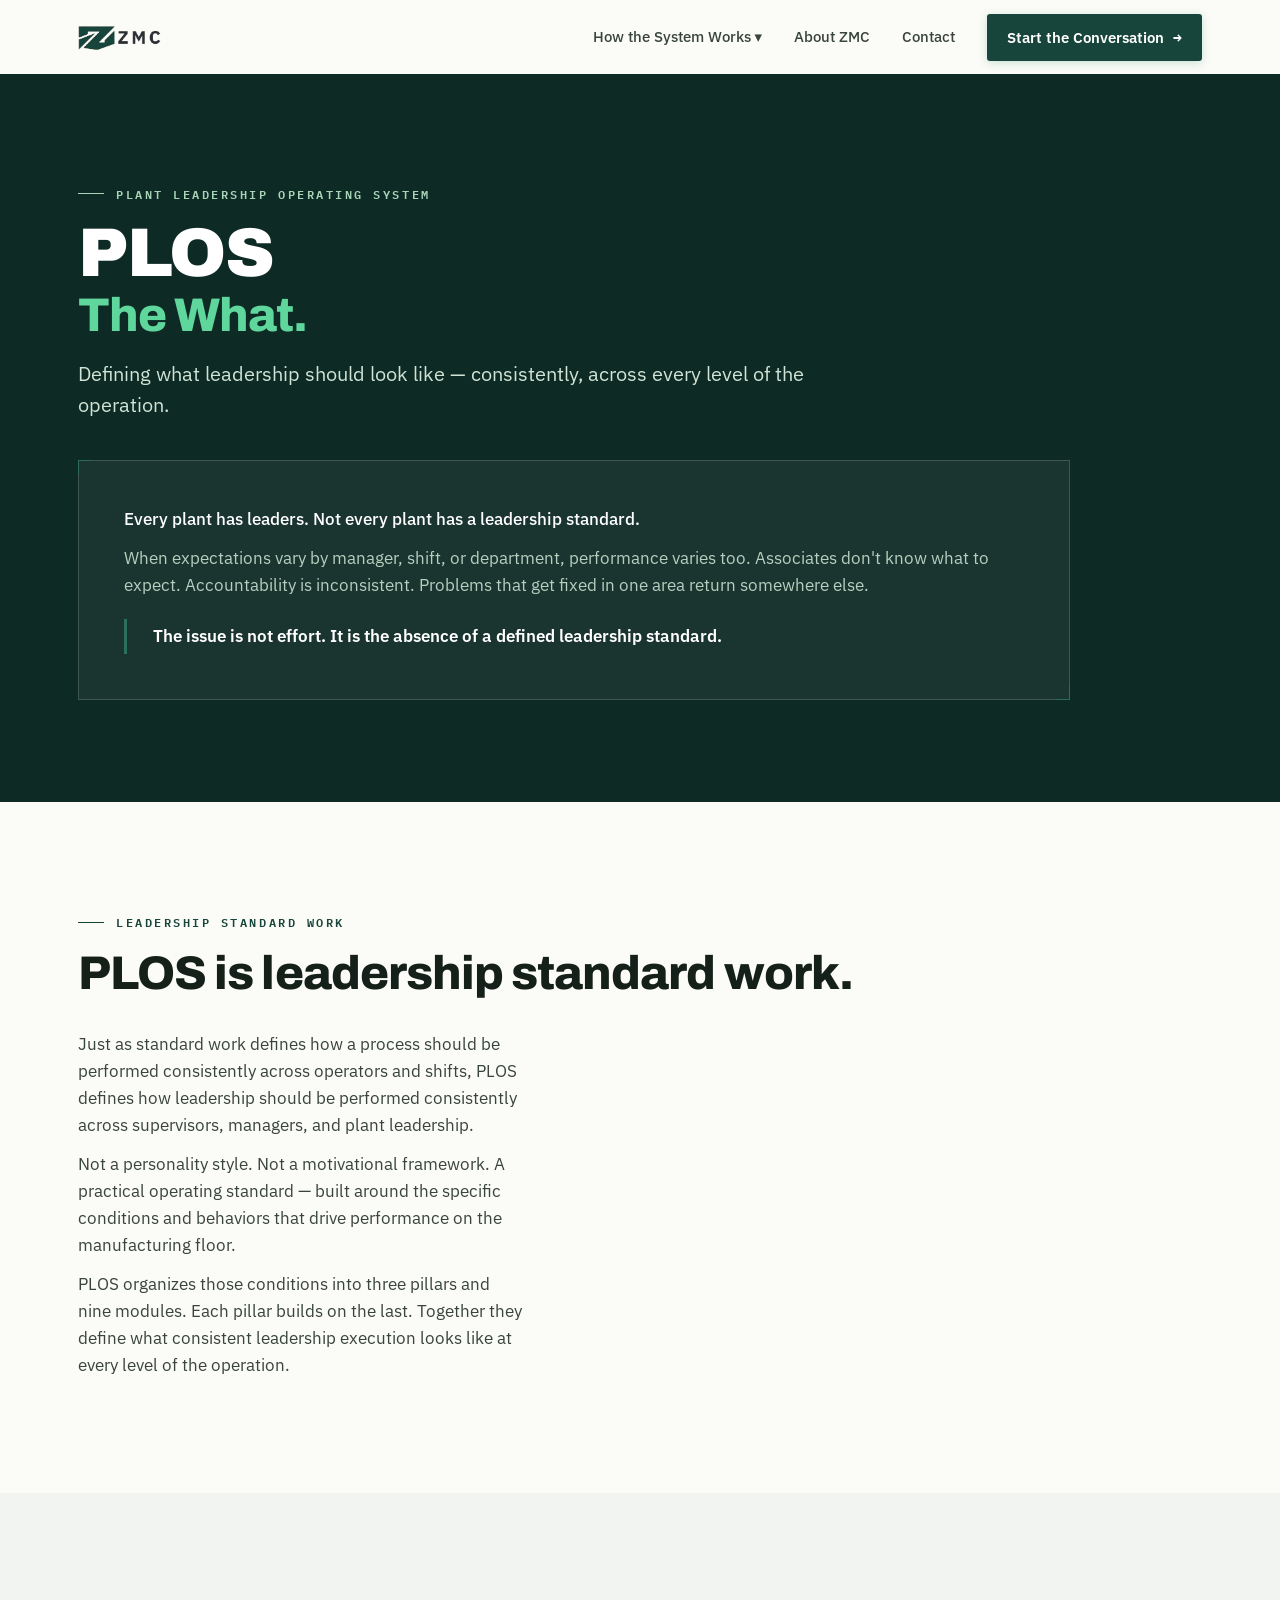
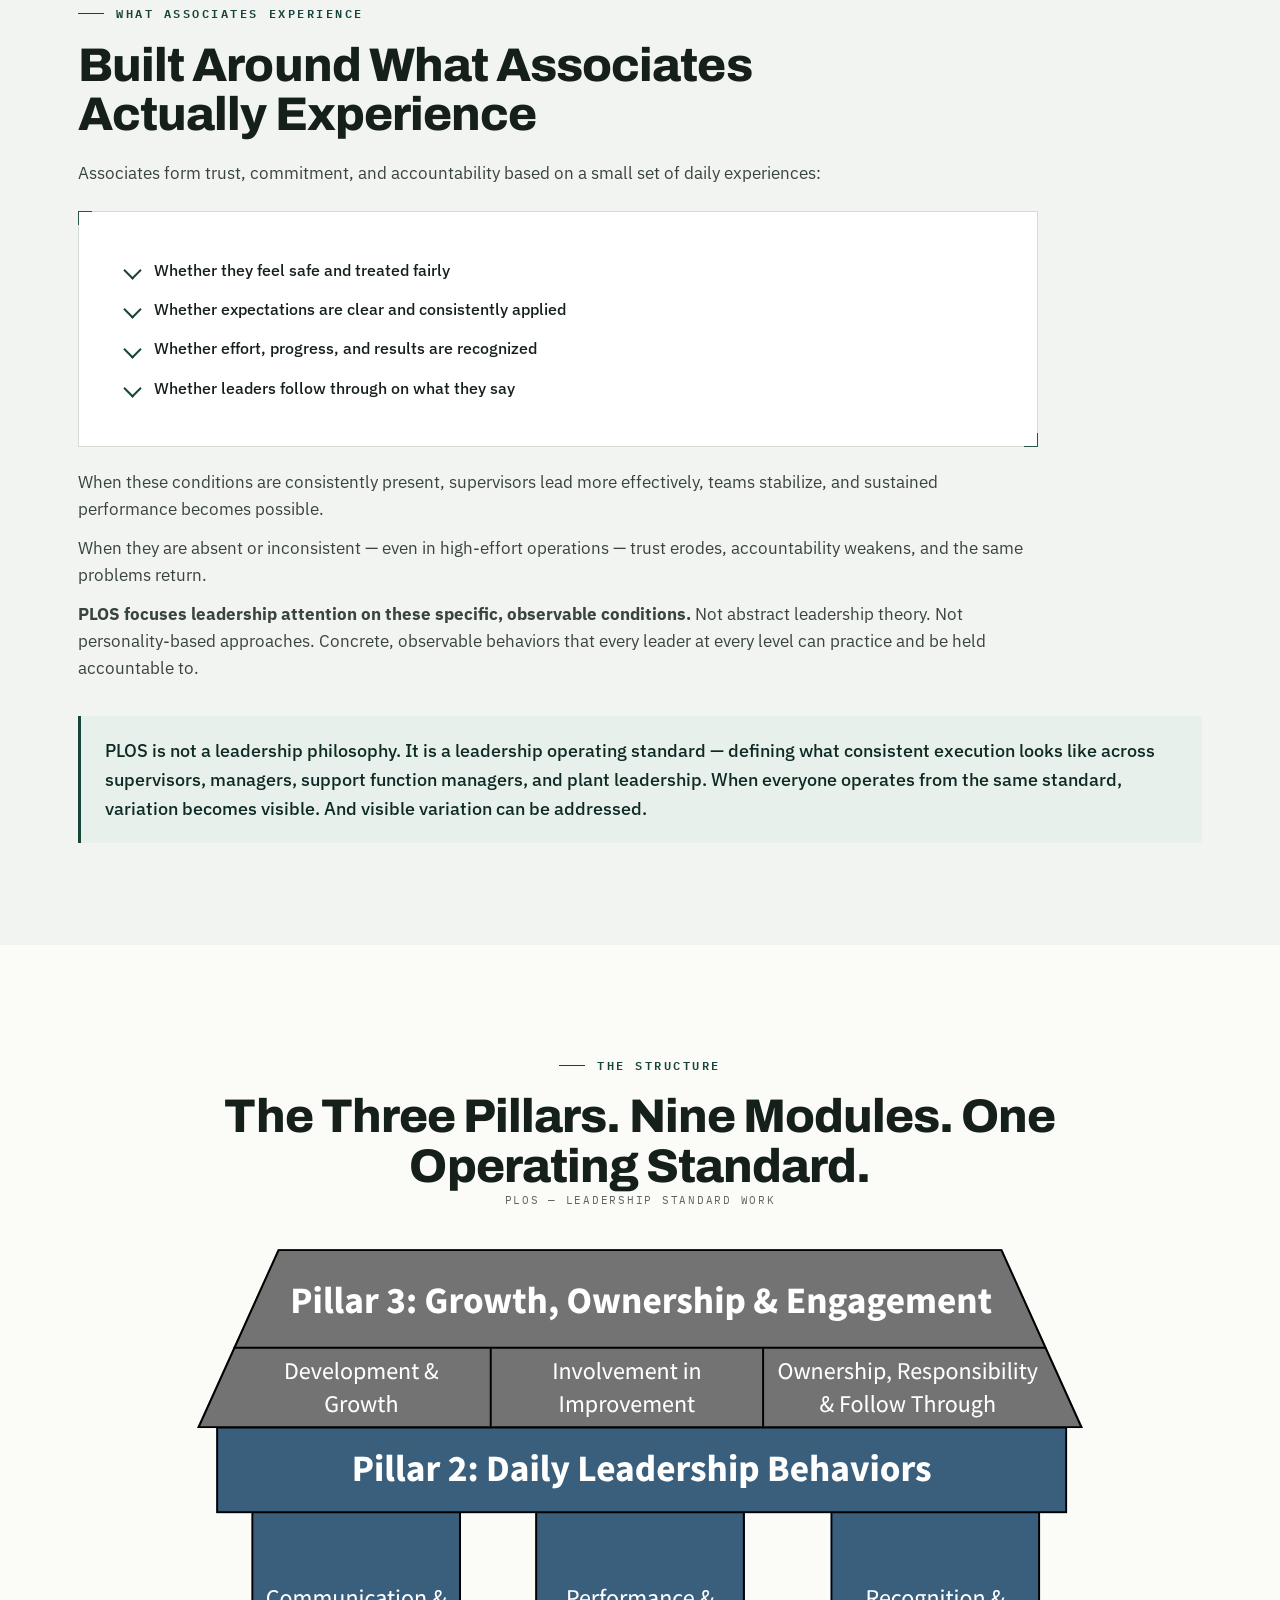
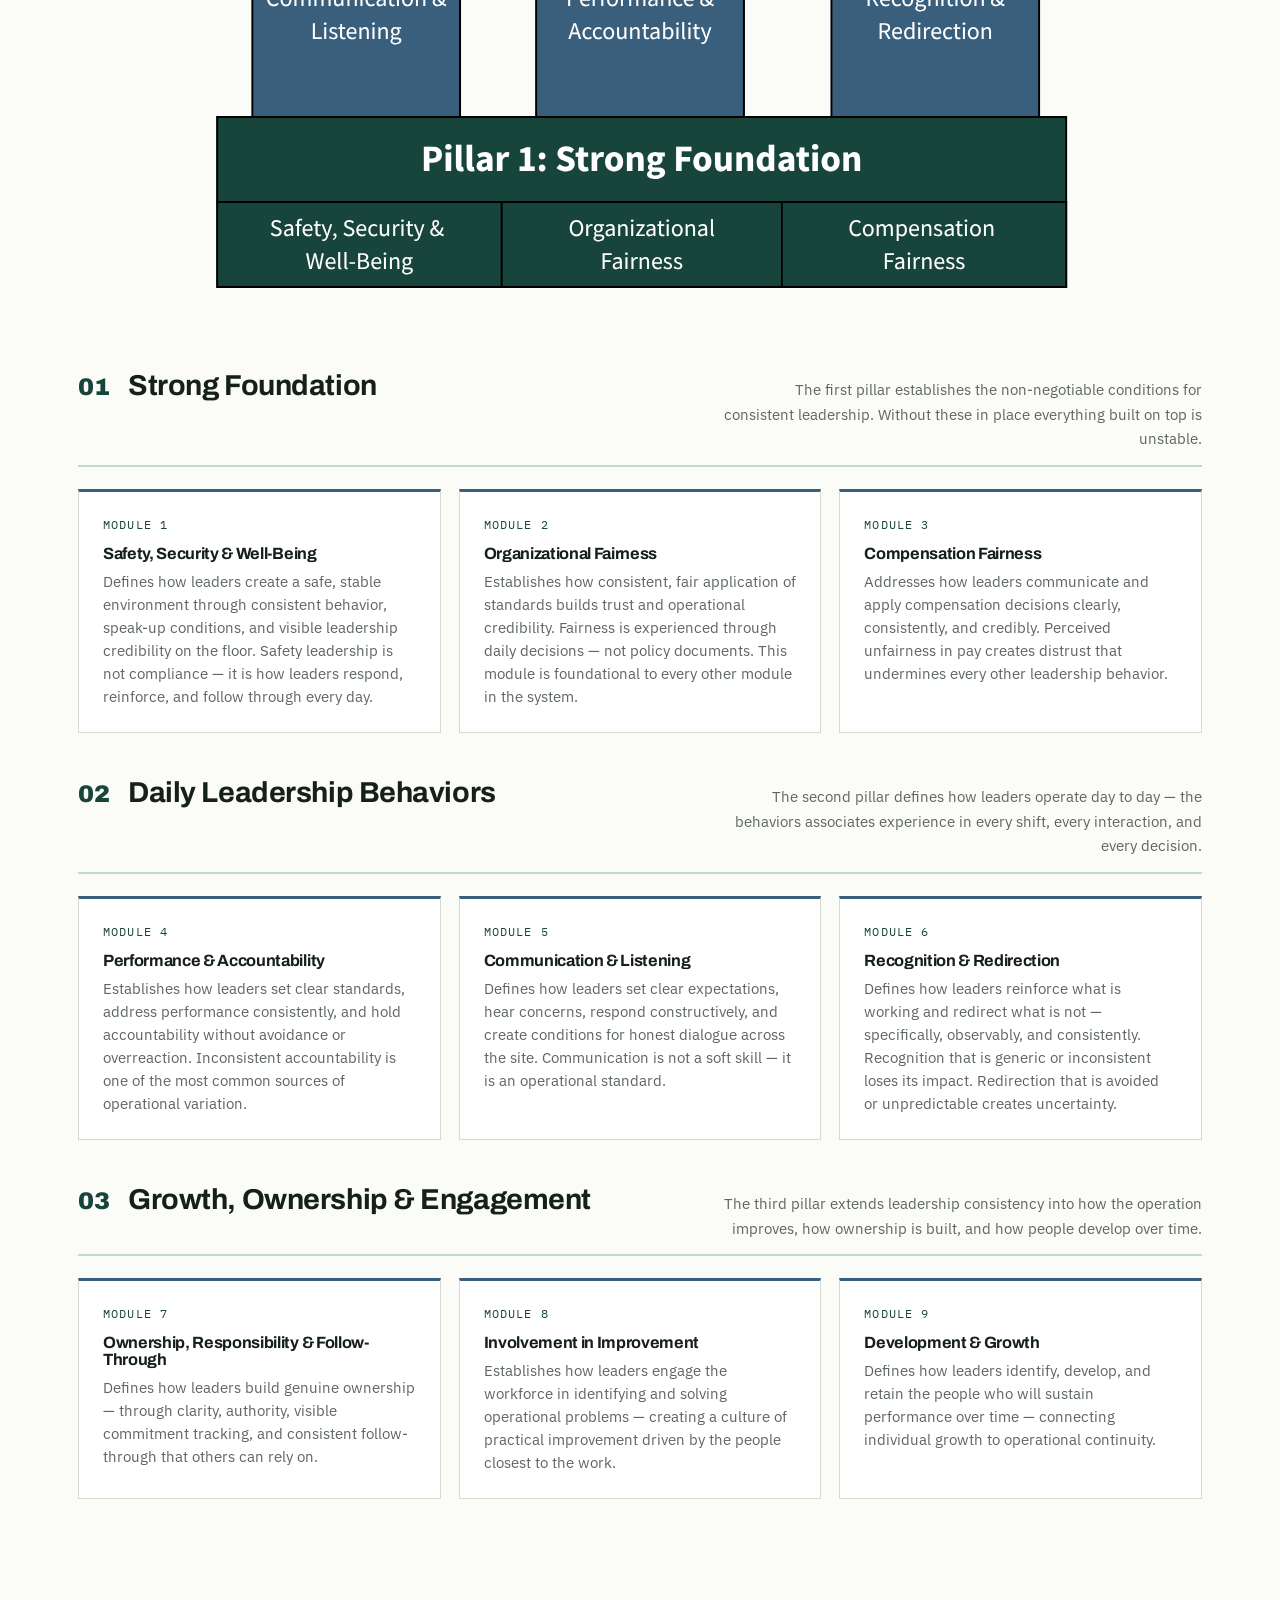
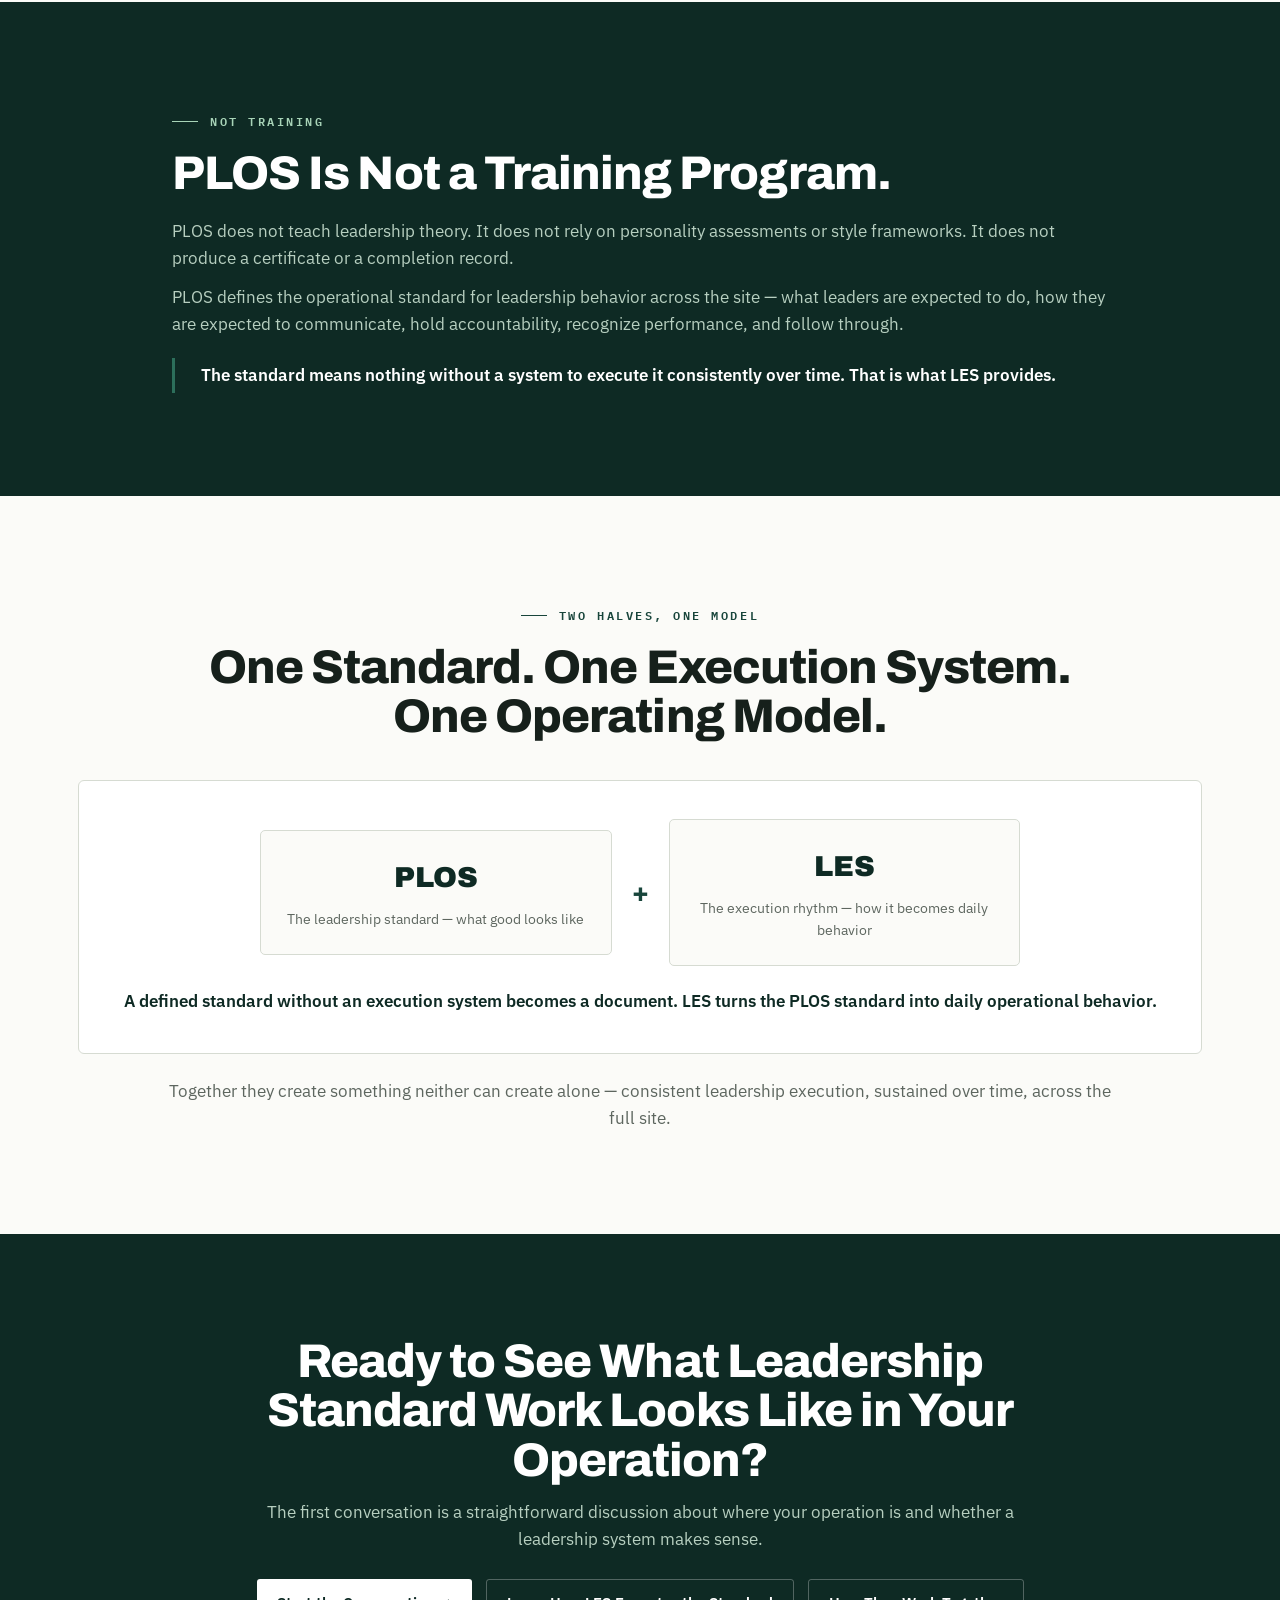
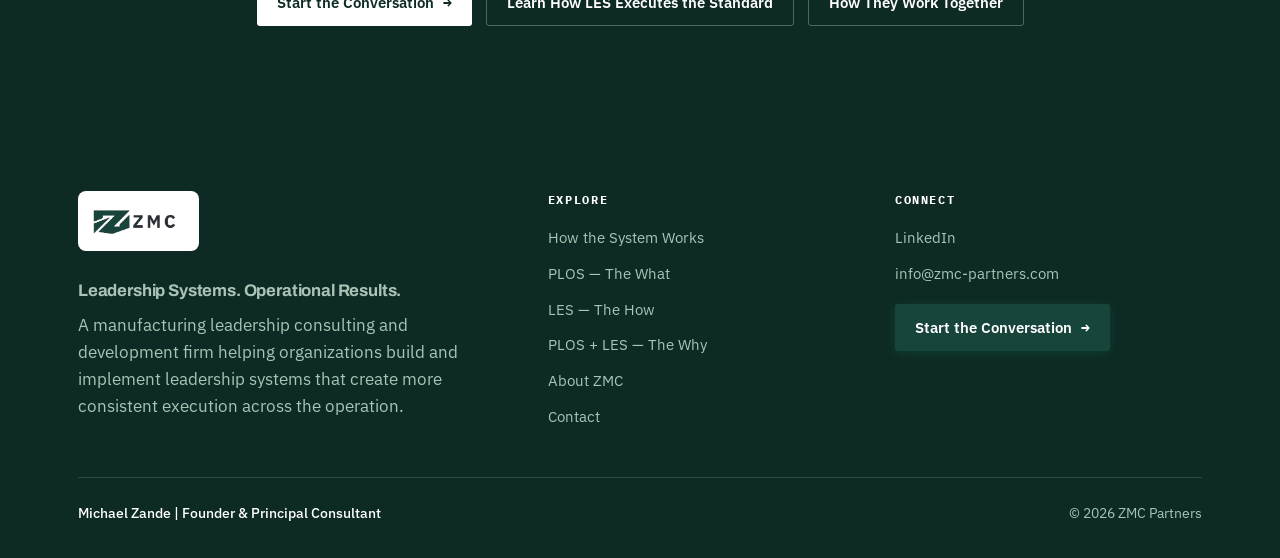
<file: plos.html>
<!DOCTYPE html>
<html lang="en">
<head>
<meta charset="UTF-8">
<meta name="viewport" content="width=device-width, initial-scale=1">
<meta name="color-scheme" content="light">
<meta name="supported-color-schemes" content="light">
<link rel="icon" type="image/png" href="images/Logo-Only-Z.png?v=2">
<link rel="shortcut icon" type="image/png" href="images/Logo-Only-Z.png?v=2">
<link rel="apple-touch-icon" href="images/Logo-Only-Z.png?v=2">
<title>PLOS — Plant Leadership Operating System — ZMC Partners</title>
<link rel="preconnect" href="https://fonts.googleapis.com">
<link rel="preconnect" href="https://fonts.gstatic.com" crossorigin>
<link href="https://fonts.googleapis.com/css2?family=Archivo:wght@500;600;700;800;900&family=IBM+Plex+Mono:wght@400;500;600&family=IBM+Plex+Sans:wght@400;500;600;700&display=swap" rel="stylesheet">
<link rel="stylesheet" href="styles.css">
<!-- Google Analytics -->
<script async src="https://www.googletagmanager.com/gtag/js?id=G-7N8K4PGCL7"></script>
<script>
  window.dataLayer = window.dataLayer || [];
  function gtag(){dataLayer.push(arguments);}
  gtag('js', new Date());
  gtag('config', 'G-7N8K4PGCL7');
</script>
</head>
<body>
<svg width="0" height="0" style="position:absolute"><symbol id="zmark" viewBox="0 0 24 24"><path d="M5 5 H19 V8.5 L10 15.5 H19 V19 H5 V15.5 L14 8.5 H5 Z" fill="#fff"/></symbol>
<symbol id="ic-factory" viewBox="0 0 48 48"><path d="M6 42V20l11 7V20l11 7V12h6l2 30H6z"/><path d="M12 42v-7M22 42v-7M32 42v-7"/></symbol>
<symbol id="ic-people" viewBox="0 0 48 48"><circle cx="17" cy="16" r="6"/><circle cx="33" cy="18" r="5"/><path d="M7 40c0-7 5-12 10-12s10 5 10 12M27 40c0-6 4-10 8-10s7 4 7 9"/></symbol>
<symbol id="ic-target" viewBox="0 0 48 48"><circle cx="24" cy="24" r="17"/><circle cx="24" cy="24" r="9"/><circle cx="24" cy="24" r="2.5"/></symbol>
<symbol id="ic-talk" viewBox="0 0 48 48"><path d="M8 10h26a4 4 0 0 1 4 4v14a4 4 0 0 1-4 4H20l-9 7v-7H8a4 4 0 0 1-4-4V14a4 4 0 0 1 4-4z"/></symbol>
<symbol id="ic-gear" viewBox="0 0 48 48"><circle cx="24" cy="24" r="7"/><path d="M24 6v6M24 36v6M6 24h6M36 24h6M11 11l4 4M33 33l4 4M37 11l-4 4M15 33l-4 4"/></symbol>
</svg>
<header class="nav">
  <div class="nav-in">
    <div class="brand" data-view="home"><img class="logo-img" src="images/zmc-logo.png" alt="ZMC Partners"></div>
    <nav class="navlinks" id="nav">
      <div class="nav-item">
        <a class="lnk" data-view="how">How the System Works ▾</a>
        <div class="dropdown">
          <a data-view="how">Overview</a>
          <a data-view="plos">PLOS — The What</a>
          <a data-view="les">LES — The How</a>
          <a data-view="together">PLOS + LES — The Why</a>
        </div>
      </div>
      <a class="lnk" data-view="about">About ZMC</a>
      <a class="lnk" data-view="contact">Contact</a>
      <button class="btn" data-view="contact">Start the Conversation <span class="arr">→</span></button>
    </nav>
    <button class="hamb" id="hamb" aria-label="Menu"><span></span><span></span><span></span></button>
  </div>
</header>
<main>
<section class="view" id="view-plos">
  <div class="sect gsec">
    <div class="wrap">
      <span class="eyebrow on-dark">Plant Leadership Operating System</span>
      <h1 style="margin:14px 0 2px">PLOS</h1>
      <h2 style="color:#5FD79C">The What.</h2>
      <p class="lead" style="margin-top:18px;max-width:48rem">Defining what leadership should look like — consistently, across every level of the operation.</p>
      <div class="plate" style="margin-top:40px;max-width:62rem"><p style="color:#fff;font-weight:500">Every plant has leaders. Not every plant has a leadership standard.</p>
        <p style="margin-top:12px">When expectations vary by manager, shift, or department, performance varies too. Associates don't know what to expect. Accountability is inconsistent. Problems that get fixed in one area return somewhere else.</p>
        <p class="statement" style="margin-top:20px;color:#fff;font-weight:600;border-color:var(--green-bright)">The issue is not effort. It is the absence of a defined leadership standard.</p>
      </div>
    </div>
  </div>

  <div class="sect">
  <div class="wrap">
    <div class="shead">
      <span class="eyebrow">Leadership standard work</span>
      <h2>PLOS is leadership standard work.</h2>
    </div>

    <div style="display:flex; align-items:flex-start; gap:40px; margin-top:32px; flex-wrap:wrap;">
      
      <!-- Left: text -->
      <div style="flex:1; min-width:320px; max-width:62rem;">
        <p style="margin-top:0;">
          Just as standard work defines how a process should be performed consistently across operators and shifts, PLOS defines how leadership should be performed consistently across supervisors, managers, and plant leadership.
        </p>
        <p style="margin-top:12px;">
          Not a personality style. Not a motivational framework. A practical operating standard — built around the specific conditions and behaviors that drive performance on the manufacturing floor.
        </p>
        <p style="margin-top:12px;">
          PLOS organizes those conditions into three pillars and nine modules. Each pillar builds on the last. Together they define what consistent leadership execution looks like at every level of the operation.
        </p>
      </div>

      <!-- Right: video -->
      <div style="flex:0 0 640px; max-width:100%; width:640px;">
        <div style="position:relative; width:100%; padding-top:56.25%;">
          <iframe
            src="https://player.vimeo.com/video/1202277832?title=0&amp;byline=0&amp;portrait=0&amp;badge=0&amp;autopause=0&amp;player_id=0&amp;app_id=58479"
            frameborder="0"
            allow="autoplay; fullscreen; picture-in-picture; clipboard-write; encrypted-media; web-share"
            referrerpolicy="strict-origin-when-cross-origin"
            style="position:absolute; top:0; left:0; width:100%; height:100%;"
            title="ZMC - PLOS-Plant Leadership Operating System">
          </iframe>
        </div>
      </div>

    </div>

    <script src="https://player.vimeo.com/api/player.js"></script>
  </div>
</div>

  <div class="sect tint">
    <div class="wrap">
      <div class="shead"><span class="eyebrow">What associates experience</span><h2>Built Around What Associates Actually Experience</h2></div>
      <p style="margin-top:20px;max-width:60rem">Associates form trust, commitment, and accountability based on a small set of daily experiences:</p>
      <div class="plate" style="margin-top:24px;max-width:60rem"><ul class="checks">
        <li style="color:var(--ink);font-weight:500">Whether they feel safe and treated fairly</li>
        <li style="color:var(--ink);font-weight:500">Whether expectations are clear and consistently applied</li>
        <li style="color:var(--ink);font-weight:500">Whether effort, progress, and results are recognized</li>
        <li style="color:var(--ink);font-weight:500">Whether leaders follow through on what they say</li>
      </ul></div>
      <div style="max-width:60rem">
        <p style="margin-top:22px">When these conditions are consistently present, supervisors lead more effectively, teams stabilize, and sustained performance becomes possible.</p>
        <p style="margin-top:12px">When they are absent or inconsistent — even in high-effort operations — trust erodes, accountability weakens, and the same problems return.</p>
        <p style="margin-top:12px"><strong>PLOS focuses leadership attention on these specific, observable conditions.</strong> Not abstract leadership theory. Not personality-based approaches. Concrete, observable behaviors that every leader at every level can practice and be held accountable to.</p>
      </div>
      <div class="banner" style="margin-top:34px"><p>PLOS is not a leadership philosophy. It is a leadership operating standard — defining what consistent execution looks like across supervisors, managers, support function managers, and plant leadership. When everyone operates from the same standard, variation becomes visible. And visible variation can be addressed.</p></div>
    </div>
  </div>

  <div class="sect">
    <div class="wrap">
      <div class="shead center"><span class="eyebrow" style="justify-content:center">The structure</span><h2>The Three Pillars. Nine Modules. One Operating Standard.</h2></div>
       <div class="dgm-title">PLOS — Leadership Standard Work</div>
      <div style="margin-top:40px;text-align:center">
        <img src="images/PLOS-House-full.png" alt="PLOS — Three Pillars and Nine Modules" style="max-width:100%;height:auto;margin:0 auto;display:block">
      </div>
      <div class="pillar" style="margin-top:80px">
        <div class="pillar-head"><span class="pn">01</span><h3>Strong Foundation</h3><p class="pd">The first pillar establishes the non-negotiable conditions for consistent leadership. Without these in place everything built on top is unstable.</p></div>
        <div class="mods">
          <div class="mod"><div class="mn">Module 1</div><h4>Safety, Security &amp; Well-Being</h4><p>Defines how leaders create a safe, stable environment through consistent behavior, speak-up conditions, and visible leadership credibility on the floor. Safety leadership is not compliance — it is how leaders respond, reinforce, and follow through every day.</p></div>
          <div class="mod"><div class="mn">Module 2</div><h4>Organizational Fairness</h4><p>Establishes how consistent, fair application of standards builds trust and operational credibility. Fairness is experienced through daily decisions — not policy documents. This module is foundational to every other module in the system.</p></div>
          <div class="mod"><div class="mn">Module 3</div><h4>Compensation Fairness</h4><p>Addresses how leaders communicate and apply compensation decisions clearly, consistently, and credibly. Perceived unfairness in pay creates distrust that undermines every other leadership behavior.</p></div>
        </div>
      </div>
      <div class="pillar">
        <div class="pillar-head"><span class="pn">02</span><h3>Daily Leadership Behaviors</h3><p class="pd">The second pillar defines how leaders operate day to day — the behaviors associates experience in every shift, every interaction, and every decision.</p></div>
        <div class="mods">
          <div class="mod"><div class="mn">Module 4</div><h4>Performance &amp; Accountability</h4><p>Establishes how leaders set clear standards, address performance consistently, and hold accountability without avoidance or overreaction. Inconsistent accountability is one of the most common sources of operational variation.</p></div>
          <div class="mod"><div class="mn">Module 5</div><h4>Communication &amp; Listening</h4><p>Defines how leaders set clear expectations, hear concerns, respond constructively, and create conditions for honest dialogue across the site. Communication is not a soft skill — it is an operational standard.</p></div>
          <div class="mod"><div class="mn">Module 6</div><h4>Recognition &amp; Redirection</h4><p>Defines how leaders reinforce what is working and redirect what is not — specifically, observably, and consistently. Recognition that is generic or inconsistent loses its impact. Redirection that is avoided or unpredictable creates uncertainty.</p></div>
        </div>
      </div>
      <div class="pillar">
        <div class="pillar-head"><span class="pn">03</span><h3>Growth, Ownership &amp; Engagement</h3><p class="pd">The third pillar extends leadership consistency into how the operation improves, how ownership is built, and how people develop over time.</p></div>
        <div class="mods">
          <div class="mod"><div class="mn">Module 7</div><h4>Ownership, Responsibility &amp; Follow-Through</h4><p>Defines how leaders build genuine ownership — through clarity, authority, visible commitment tracking, and consistent follow-through that others can rely on.</p></div>
          <div class="mod"><div class="mn">Module 8</div><h4>Involvement in Improvement</h4><p>Establishes how leaders engage the workforce in identifying and solving operational problems — creating a culture of practical improvement driven by the people closest to the work.</p></div>
          <div class="mod"><div class="mn">Module 9</div><h4>Development &amp; Growth</h4><p>Defines how leaders identify, develop, and retain the people who will sustain performance over time — connecting individual growth to operational continuity.</p></div>
        </div>
      </div>
    </div>
  </div>

  <div class="sect gsec">
    <div class="wrap" style="max-width:62rem">
      <div class="shead"><span class="eyebrow on-dark">Not training</span><h2>PLOS Is Not a Training Program.</h2></div>
      <p style="margin-top:20px">PLOS does not teach leadership theory. It does not rely on personality assessments or style frameworks. It does not produce a certificate or a completion record.</p>
      <p style="margin-top:12px">PLOS defines the operational standard for leadership behavior across the site — what leaders are expected to do, how they are expected to communicate, hold accountability, recognize performance, and follow through.</p>
      <p class="statement" style="margin-top:20px;color:#fff;font-weight:600;border-color:var(--green-bright)">The standard means nothing without a system to execute it consistently over time. That is what LES provides.</p>
    </div>
  </div>

  <div class="sect">
    <div class="wrap">
      <div class="shead center"><span class="eyebrow" style="justify-content:center">Two halves, one model</span><h2>One Standard. One Execution System. One Operating Model.</h2></div>
      <div class="dgm" style="margin-top:38px">
        <div class="halves">
          <div class="half"><div class="hb">PLOS</div><div class="hs">The leadership standard — what good looks like</div></div>
          <div class="plus">+</div>
          <div class="half"><div class="hb">LES</div><div class="hs">The execution rhythm — how it becomes daily behavior</div></div>
        </div>
        <p style="text-align:center;margin-top:22px;color:var(--green-deep);font-weight:600">A defined standard without an execution system becomes a document. LES turns the PLOS standard into daily operational behavior.</p>
      </div>
      <p style="margin-top:24px;max-width:60rem;margin-left:auto;margin-right:auto;text-align:center;color:var(--muted)">Together they create something neither can create alone — consistent leadership execution, sustained over time, across the full site.</p>
    </div>
  </div>

  <div class="sect gsec ctaband">
    <div class="wrap" style="max-width:54rem">
      <h2 style="margin-bottom:14px">Ready to See What Leadership Standard Work Looks Like in Your Operation?</h2>
      <p>The first conversation is a straightforward discussion about where your operation is and whether a leadership system makes sense.</p>
      <div style="margin-top:26px;display:flex;gap:14px;flex-wrap:wrap;justify-content:center"><button class="btn on-dark" data-view="contact">Start the Conversation <span class="arr">→</span></button><button class="btn ghost on-dark" data-view="les">Learn How LES Executes the Standard</button><button class="btn ghost on-dark" data-view="how">How They Work Together</button></div>
    </div>
  </div>
</section>
</main>
<footer class="ft">
  <div class="wrap">
    <div class="ft-top">
      <div>
        <div class="ft-logo-chip" data-view="home" style="cursor:pointer"><img src="images/zmc-logo.png" alt="ZMC Partners"></div>
        <p style="max-width:24rem;color:#A9C4B6"><p style="max-width:24rem;color:#A9C4B6;font-family:'Archivo';font-weight:700;font-size:1.05rem;letter-spacing:-.01em">Leadership Systems. Operational Results.</p> <p style="max-width:24rem;color:#A9C4B6;margin-top:8px">A manufacturing leadership consulting and development firm helping organizations build and implement leadership systems that create more consistent execution across the operation.</p></p>
      </div>
      <div><h5>Explore</h5>
        <a class="fl" data-view="how">How the System Works</a>
        <a class="fl" data-view="plos">PLOS — The What</a>
        <a class="fl" data-view="les">LES — The How</a>
        <a class="fl" data-view="together">PLOS + LES — The Why</a>
        <a class="fl" data-view="about">About ZMC</a>
        <a class="fl" data-view="contact">Contact</a>
      </div>
      <div><h5>Connect</h5>
        <a class="fl" href="https://www.linkedin.com/company/zmc-partners/" target="_blank" rel="noopener">LinkedIn</a>
        <a class="fl" href="mailto:info@zmc-partners.com">info@zmc-partners.com</a>
        <div style="margin-top:18px"><button class="btn" data-view="contact">Start the Conversation <span class="arr">→</span></button></div>
      </div>
    </div>
    <div class="ft-bottom"><span class="who">Michael Zande | Founder &amp; Principal Consultant</span><span>© 2026 ZMC Partners</span></div>
  </div>
</footer>
<script src="site.js"></script>
</body>
</html>
</file>
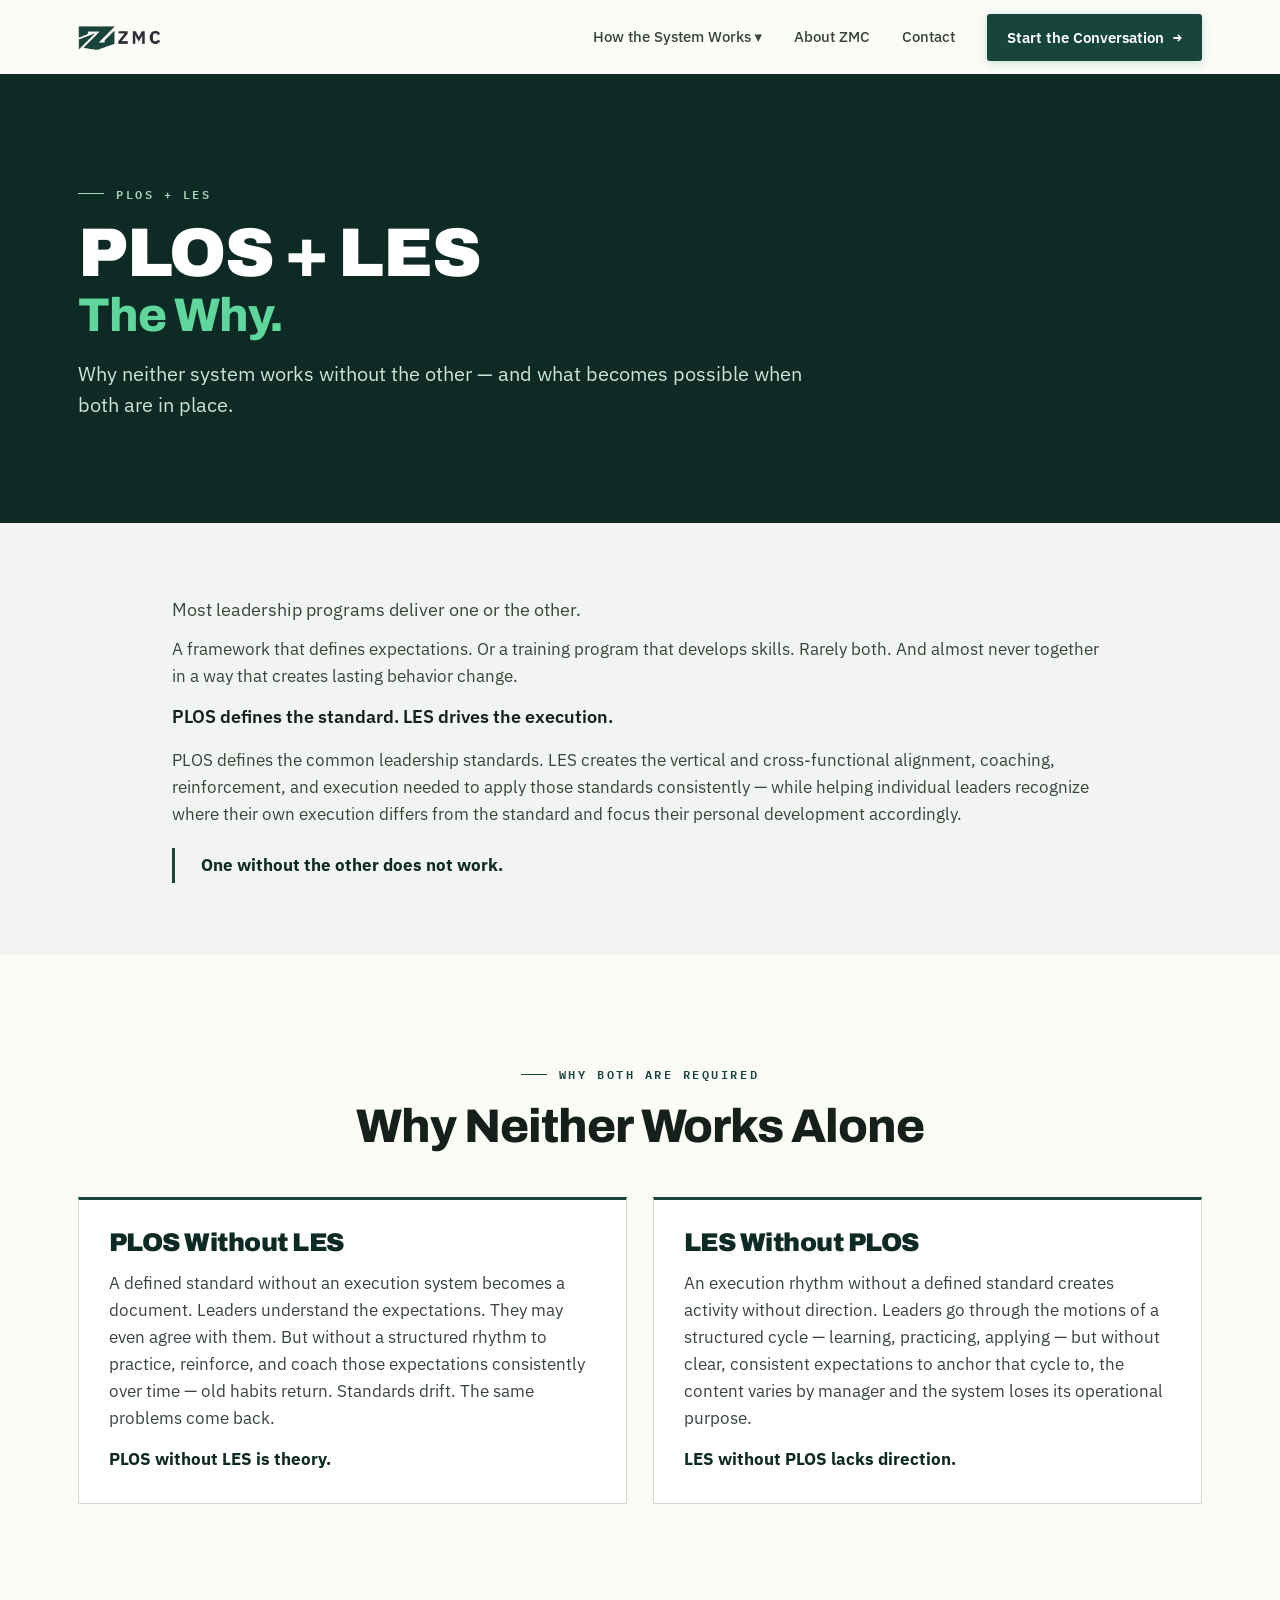
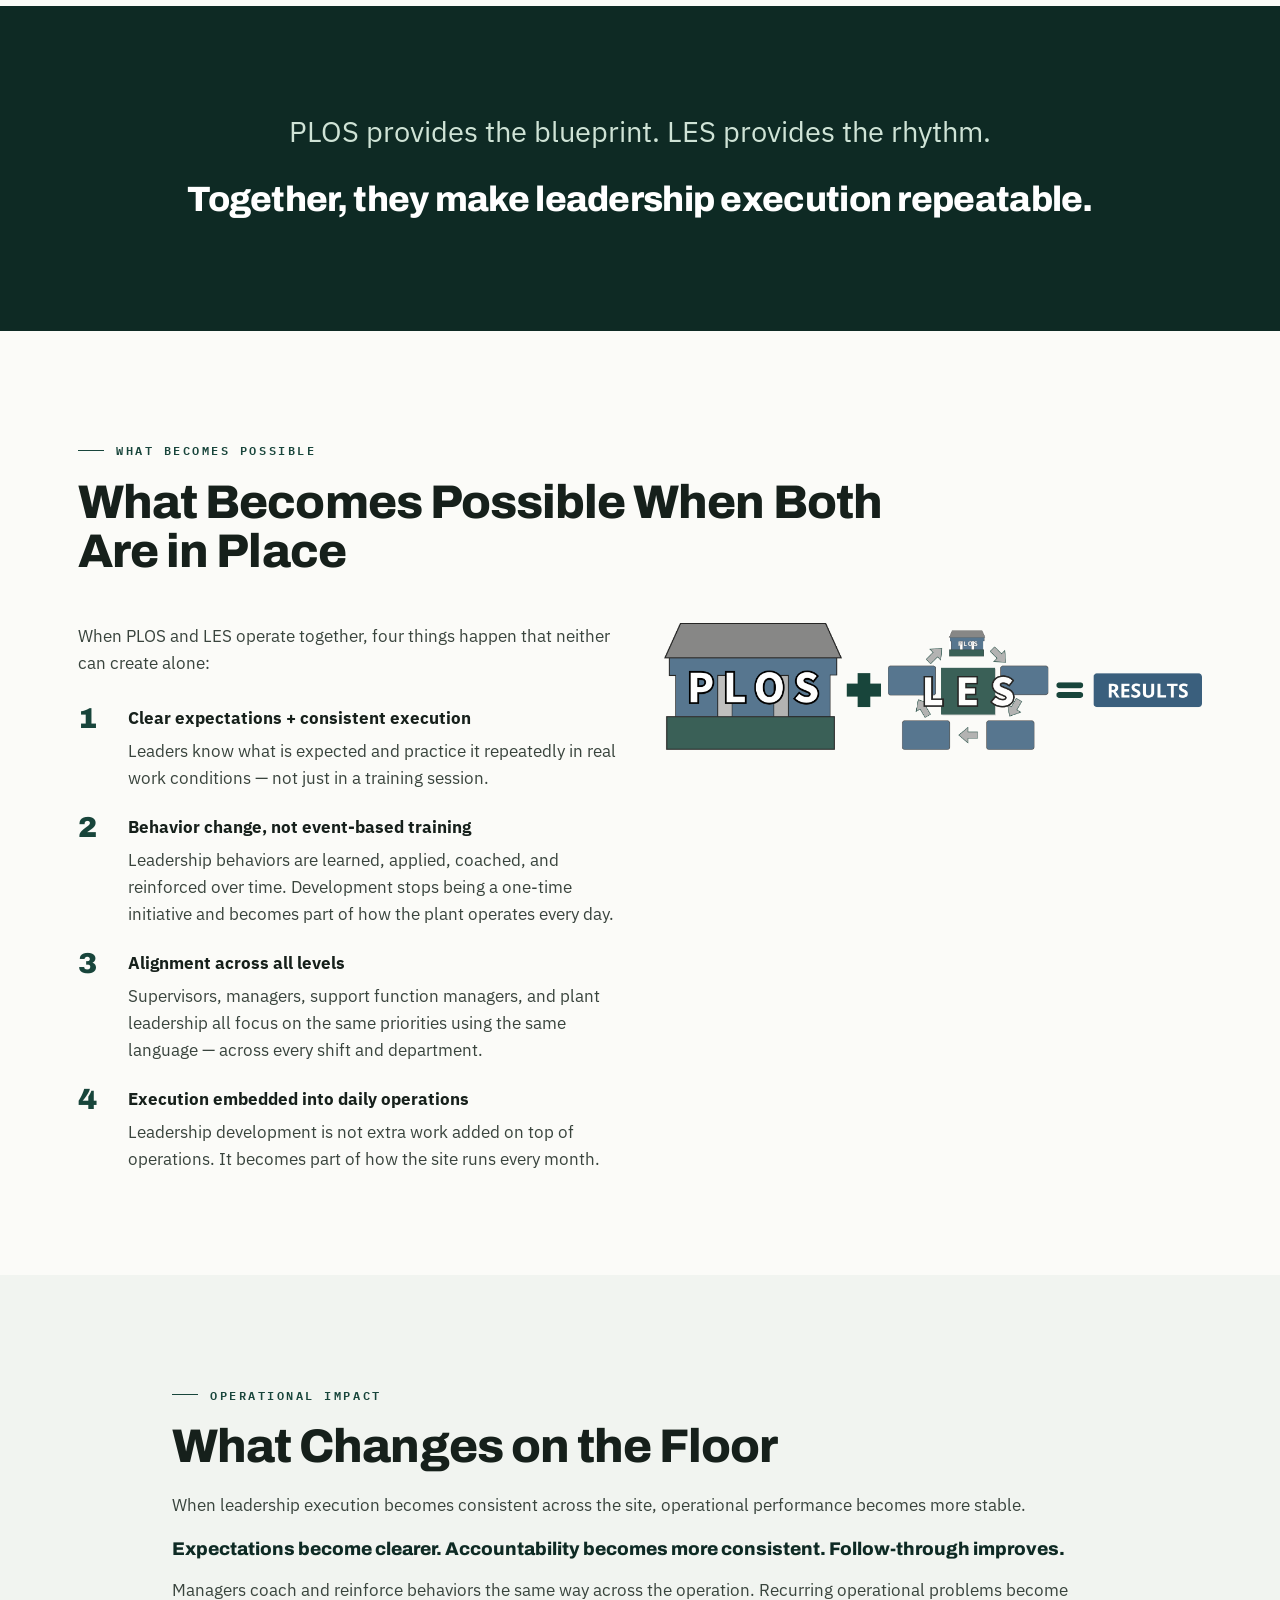
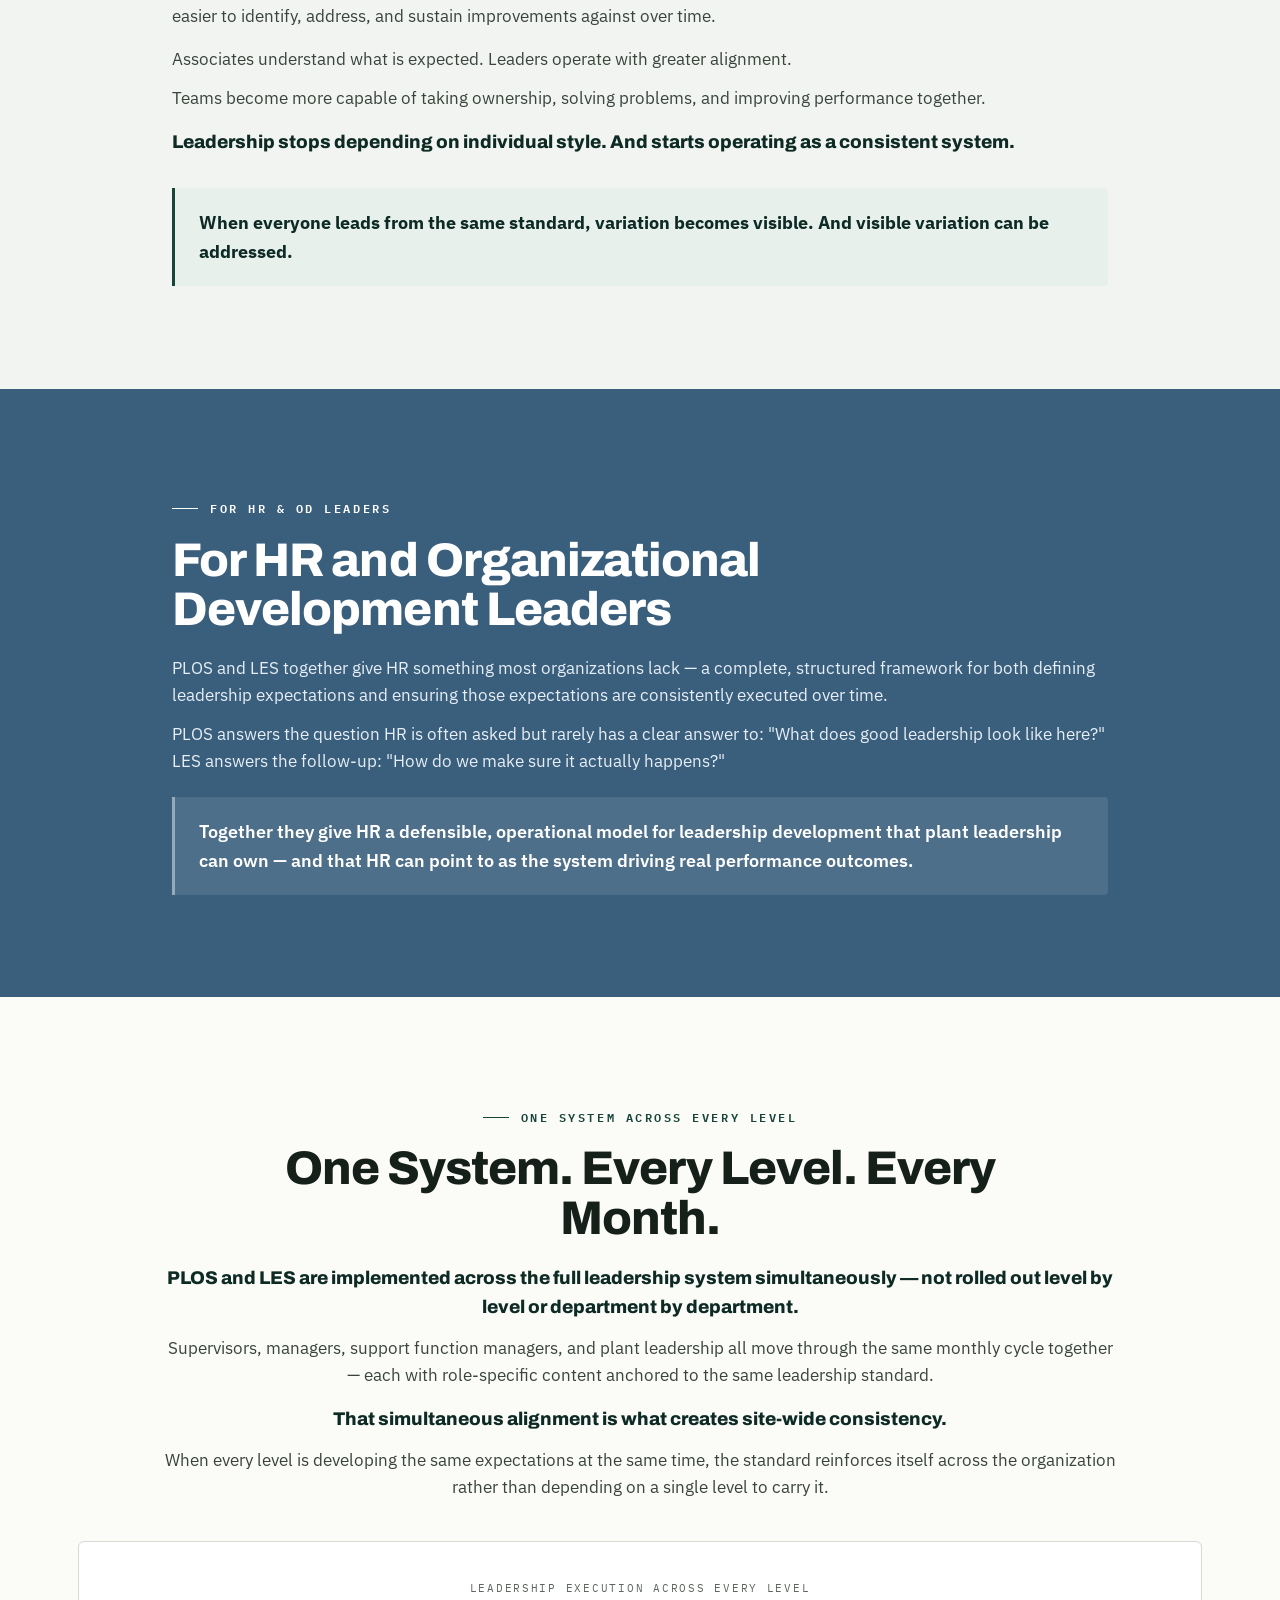
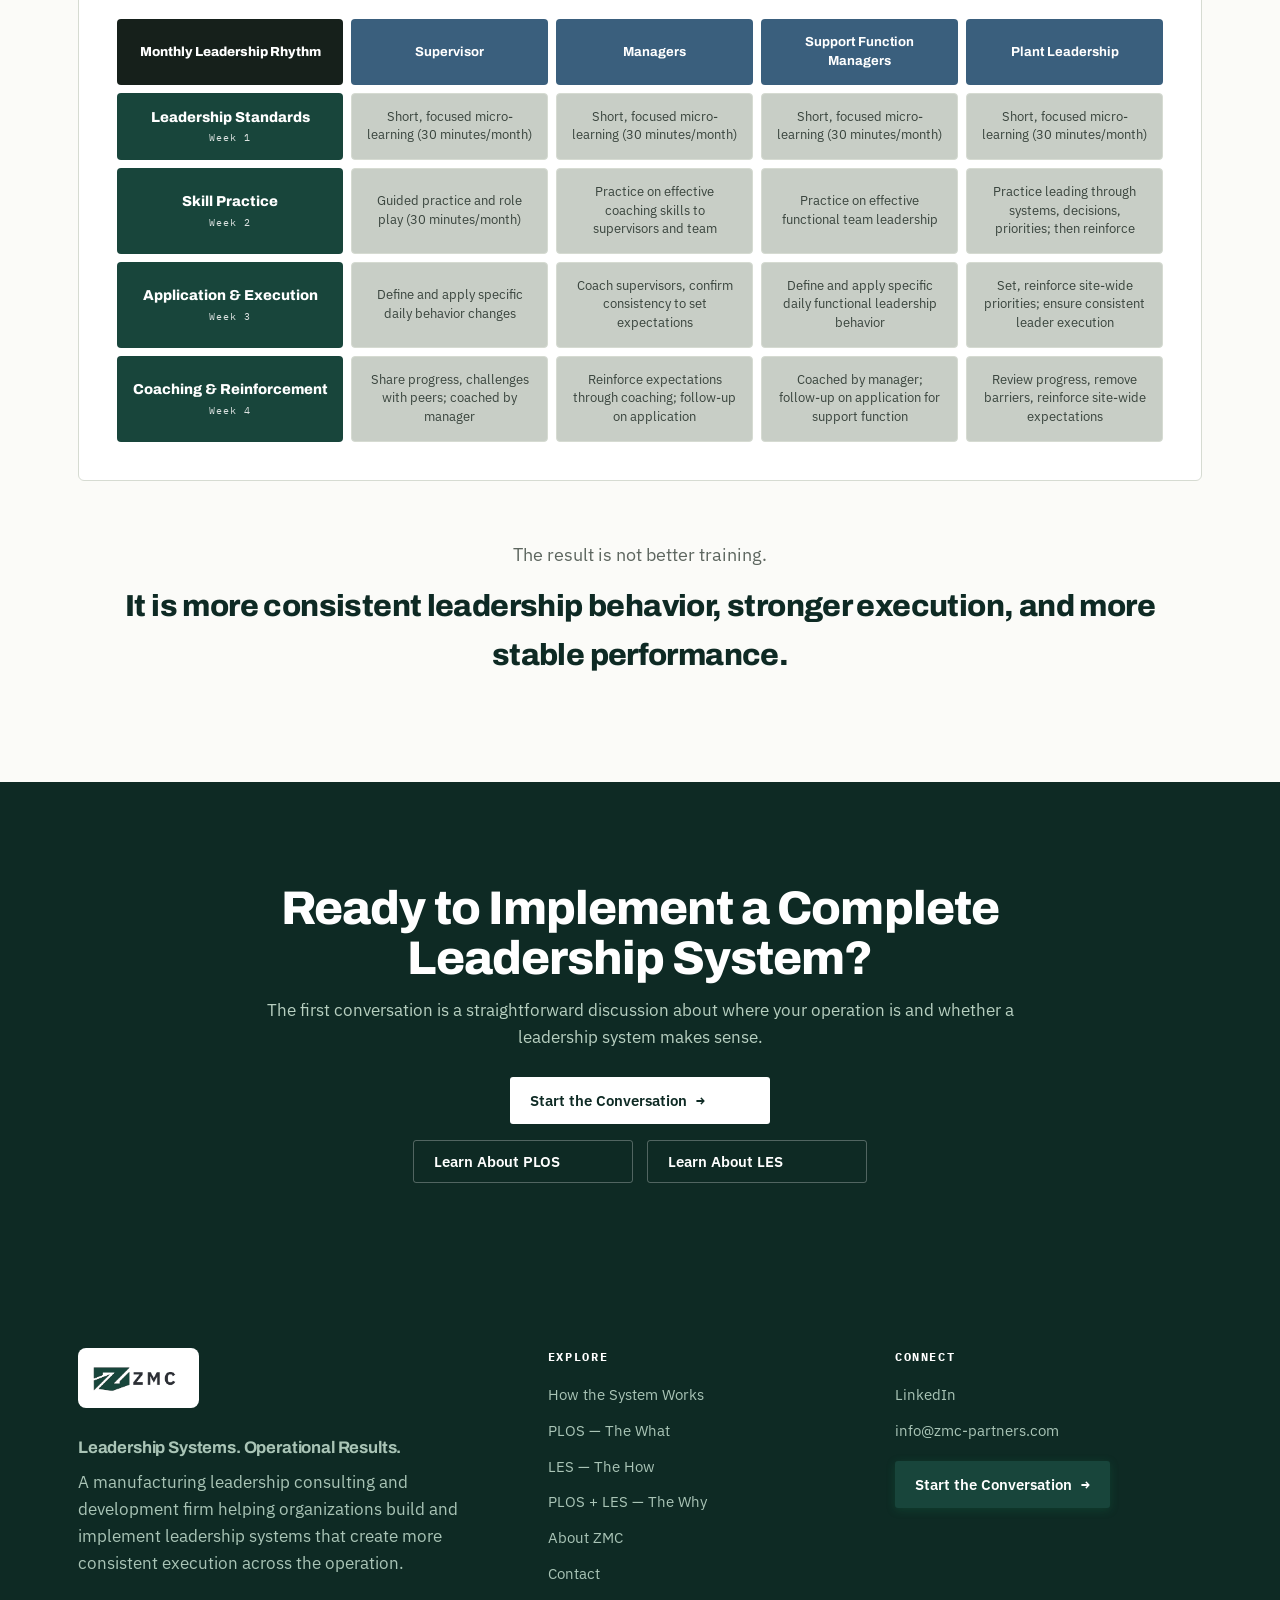
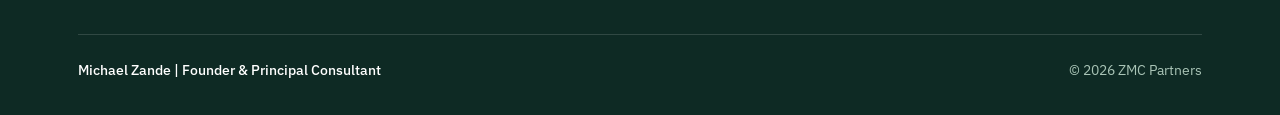
<file: together.html>
<!DOCTYPE html>
<html lang="en">
<head>
<meta charset="UTF-8">
<meta name="viewport" content="width=device-width, initial-scale=1">
<meta name="color-scheme" content="light">
<meta name="supported-color-schemes" content="light">
<link rel="icon" type="image/png" href="images/Logo-Only-Z.png?v=2">
<link rel="shortcut icon" type="image/png" href="images/Logo-Only-Z.png?v=2">
<link rel="apple-touch-icon" href="images/Logo-Only-Z.png?v=2">
<title>How PLOS and LES Work Together — ZMC Partners</title>
<link rel="preconnect" href="https://fonts.googleapis.com">
<link rel="preconnect" href="https://fonts.gstatic.com" crossorigin>
<link href="https://fonts.googleapis.com/css2?family=Archivo:wght@500;600;700;800;900&family=IBM+Plex+Mono:wght@400;500;600&family=IBM+Plex+Sans:wght@400;500;600;700&display=swap" rel="stylesheet">
<link rel="stylesheet" href="styles.css">
<!-- Google Analytics -->
<script async src="https://www.googletagmanager.com/gtag/js?id=G-7N8K4PGCL7"></script>
<script>
  window.dataLayer = window.dataLayer || [];
  function gtag(){dataLayer.push(arguments);}
  gtag('js', new Date());
  gtag('config', 'G-7N8K4PGCL7');
</script>
</head>
<body>
<svg width="0" height="0" style="position:absolute"><symbol id="zmark" viewBox="0 0 24 24"><path d="M5 5 H19 V8.5 L10 15.5 H19 V19 H5 V15.5 L14 8.5 H5 Z" fill="#fff"/></symbol>
<symbol id="ic-factory" viewBox="0 0 48 48"><path d="M6 42V20l11 7V20l11 7V12h6l2 30H6z"/><path d="M12 42v-7M22 42v-7M32 42v-7"/></symbol>
<symbol id="ic-people" viewBox="0 0 48 48"><circle cx="17" cy="16" r="6"/><circle cx="33" cy="18" r="5"/><path d="M7 40c0-7 5-12 10-12s10 5 10 12M27 40c0-6 4-10 8-10s7 4 7 9"/></symbol>
<symbol id="ic-target" viewBox="0 0 48 48"><circle cx="24" cy="24" r="17"/><circle cx="24" cy="24" r="9"/><circle cx="24" cy="24" r="2.5"/></symbol>
<symbol id="ic-talk" viewBox="0 0 48 48"><path d="M8 10h26a4 4 0 0 1 4 4v14a4 4 0 0 1-4 4H20l-9 7v-7H8a4 4 0 0 1-4-4V14a4 4 0 0 1 4-4z"/></symbol>
<symbol id="ic-gear" viewBox="0 0 48 48"><circle cx="24" cy="24" r="7"/><path d="M24 6v6M24 36v6M6 24h6M36 24h6M11 11l4 4M33 33l4 4M37 11l-4 4M15 33l-4 4"/></symbol>
</svg>
<header class="nav">
  <div class="nav-in">
    <div class="brand" data-view="home"><img class="logo-img" src="images/zmc-logo.png" alt="ZMC Partners"></div>
    <nav class="navlinks" id="nav">
      <div class="nav-item">
        <a class="lnk" data-view="how">How the System Works ▾</a>
        <div class="dropdown">
          <a data-view="how">Overview</a>
          <a data-view="plos">PLOS — The What</a>
          <a data-view="les">LES — The How</a>
          <a data-view="together">PLOS + LES — The Why</a>
        </div>
      </div>
      <a class="lnk" data-view="about">About ZMC</a>
      <a class="lnk" data-view="contact">Contact</a>
      <button class="btn" data-view="contact">Start the Conversation <span class="arr">→</span></button>
    </nav>
    <button class="hamb" id="hamb" aria-label="Menu"><span></span><span></span><span></span></button>
  </div>
</header>
<main>
<section class="view" id="view-together">

  <!-- SECTION 1 — PAGE HEADER -->
  <div class="sect gsec">
    <div class="wrap">
      <span class="eyebrow on-dark">PLOS + LES</span>
      <h1 style="margin:14px 0 2px">PLOS + LES</h1>
      <h2 style="color:#5FD79C">The Why.</h2>
      <p class="lead" style="margin-top:18px;max-width:48rem">Why neither system works without the other — and what becomes possible when both are in place.</p>
    </div>
  </div>

  <!-- SECTION 2 — CORE ARGUMENT -->
  <div class="sect-tight tint">
    <div class="wrap" style="max-width:62rem">
      <p style="font-size:1.12rem">Most leadership programs deliver one or the other.</p>
      <p style="margin-top:12px">A framework that defines expectations. Or a training program that develops skills. Rarely both. And almost never together in a way that creates lasting behavior change.</p>
      <p style="margin-top:12px;color:var(--ink);font-weight:600;font-size:1.12rem">PLOS defines the standard. LES drives the execution.</p>
      <p style="margin-top:16px">PLOS defines the common leadership standards. LES creates the vertical and cross-functional alignment, coaching, reinforcement, and execution needed to apply those standards consistently — while helping individual leaders recognize where their own execution differs from the standard and focus their personal development accordingly.</p>
      <p class="statement" style="margin-top:20px;font-weight:700;color:var(--green-deep)">One without the other does not work.</p>
    </div>
  </div>

  <!-- SECTION 3 — WHY NEITHER WORKS ALONE -->
  <div class="sect">
    <div class="wrap">
      <div class="shead center"><span class="eyebrow" style="justify-content:center">Why both are required</span><h2>Why Neither Works Alone</h2></div>
      <div class="sys-grid" style="margin-top:46px">
        <div class="syscard">
          <div class="big" style="font-size:1.6rem;color:var(--green-deep)">PLOS Without LES</div>
          <p style="margin-top:14px">A defined standard without an execution system becomes a document. Leaders understand the expectations. They may even agree with them. But without a structured rhythm to practice, reinforce, and coach those expectations consistently over time — old habits return. Standards drift. The same problems come back.</p>
          <p style="margin-top:14px;font-weight:700;color:var(--green-deep)">PLOS without LES is theory.</p>
        </div>
        <div class="syscard">
          <div class="big" style="font-size:1.6rem;color:var(--green-deep)">LES Without PLOS</div>
          <p style="margin-top:14px">An execution rhythm without a defined standard creates activity without direction. Leaders go through the motions of a structured cycle — learning, practicing, applying — but without clear, consistent expectations to anchor that cycle to, the content varies by manager and the system loses its operational purpose.</p>
          <p style="margin-top:14px;font-weight:700;color:var(--green-deep)">LES without PLOS lacks direction.</p>
        </div>
      </div>
    </div>
  </div>

  <!-- SECTION 4 — PULL QUOTE -->
  <div class="sect gsec">
    <div class="wrap" style="max-width:62rem;text-align:center">
      <p style="font-size:1.8rem;color:#CFE3D6">PLOS provides the blueprint. LES provides the rhythm.</p>
      <p style="margin-top:16px;font-family:'Archivo';font-weight:800;font-size:clamp(1.4rem,2.8vw,2.2rem);color:#fff;letter-spacing:-.02em">Together, they make leadership execution repeatable.</p>
    </div>
  </div>

  <!-- SECTION 5 — WHAT BECOMES POSSIBLE -->
  <div class="sect">
  <div class="wrap">
    <div class="shead">
      <span class="eyebrow">What becomes possible</span>
      <h2>What Becomes Possible When Both Are in Place</h2>
    </div>

    <div class="featrow" style="margin-top:46px; align-items:stretch;">
      <div>
        <p style="font-size:1.05rem">When PLOS and LES operate together, four things happen that neither can create alone:</p>

        <div style="margin-top:28px;display:flex;flex-direction:column;gap:22px">
          <div style="display:flex;gap:18px;align-items:flex-start">
            <div style="font-family:'Archivo';font-weight:900;font-size:1.8rem;color:var(--green);line-height:1;flex:none;width:32px">1</div>
            <div>
              <p style="font-weight:700;color:var(--ink)">Clear expectations + consistent execution</p>
              <p style="margin-top:6px">Leaders know what is expected and practice it repeatedly in real work conditions — not just in a training session.</p>
            </div>
          </div>

          <div style="display:flex;gap:18px;align-items:flex-start">
            <div style="font-family:'Archivo';font-weight:900;font-size:1.8rem;color:var(--green);line-height:1;flex:none;width:32px">2</div>
            <div>
              <p style="font-weight:700;color:var(--ink)">Behavior change, not event-based training</p>
              <p style="margin-top:6px">Leadership behaviors are learned, applied, coached, and reinforced over time. Development stops being a one-time initiative and becomes part of how the plant operates every day.</p>
            </div>
          </div>

          <div style="display:flex;gap:18px;align-items:flex-start">
            <div style="font-family:'Archivo';font-weight:900;font-size:1.8rem;color:var(--green);line-height:1;flex:none;width:32px">3</div>
            <div>
              <p style="font-weight:700;color:var(--ink)">Alignment across all levels</p>
              <p style="margin-top:6px">Supervisors, managers, support function managers, and plant leadership all focus on the same priorities using the same language — across every shift and department.</p>
            </div>
          </div>

          <div style="display:flex;gap:18px;align-items:flex-start">
            <div style="font-family:'Archivo';font-weight:900;font-size:1.8rem;color:var(--green);line-height:1;flex:none;width:32px">4</div>
            <div>
              <p style="font-weight:700;color:var(--ink)">Execution embedded into daily operations</p>
              <p style="margin-top:6px">Leadership development is not extra work added on top of operations. It becomes part of how the site runs every month.</p>
            </div>
          </div>
        </div>
      </div>

      <!-- Right column: image on top, video aligned toward bottom -->
      <div style="display:flex; flex-direction:column; justify-content:space-between; gap:36px; height:100%;">
        <div style="text-align:center">
          <img 
            src="images/PLOS-LES-Results.png" 
            alt="PLOS + LES = Results" 
            style="max-width:100%;height:auto;margin:0 auto;display:block"
          >
        </div>

        <div style="width:100%; max-width:560px; margin:0 auto;">
          <div style="padding:56.25% 0 0 0;position:relative;">
            <iframe 
              src="https://player.vimeo.com/video/1202278032?title=0&amp;byline=0&amp;portrait=0&amp;badge=0&amp;autopause=0&amp;player_id=0&amp;app_id=58479" 
              frameborder="0" 
              allow="autoplay; fullscreen; picture-in-picture; clipboard-write; encrypted-media; web-share" 
              referrerpolicy="strict-origin-when-cross-origin" 
              style="position:absolute;top:0;left:0;width:100%;height:100%;" 
              title="ZMC - PLOS+LES">
            </iframe>
          </div>
        </div>
      </div>

    </div>
  </div>
</div>

<!-- SECTION 6 — WHAT CHANGES ON THE FLOOR -->

  <!-- SECTION 6 — WHAT CHANGES ON THE FLOOR -->
  <div class="sect tint">
    <div class="wrap" style="max-width:62rem">
      <div class="shead"><span class="eyebrow">Operational impact</span><h2>What Changes on the Floor</h2></div>
      <p style="margin-top:20px">When leadership execution becomes consistent across the site, operational performance becomes more stable.</p>
      <p style="margin-top:16px;font-family:'Archivo';font-weight:800;font-size:1.15rem;color:var(--green-deep)">Expectations become clearer. Accountability becomes more consistent. Follow-through improves.</p>
      <p style="margin-top:12px">Managers coach and reinforce behaviors the same way across the operation. Recurring operational problems become easier to identify, address, and sustain improvements against over time.</p>
      <p style="margin-top:16px;color:var(--ink-soft)">Associates understand what is expected. Leaders operate with greater alignment.</p>
      <p style="margin-top:12px">Teams become more capable of taking ownership, solving problems, and improving performance together.</p>
      <p style="margin-top:16px;font-family:'Archivo';font-weight:800;font-size:1.15rem;color:var(--green-deep)">Leadership stops depending on individual style. And starts operating as a consistent system.</p>
      <div class="banner" style="margin-top:30px"><p><strong>When everyone leads from the same standard, variation becomes visible. And visible variation can be addressed.</strong></p></div>
    </div>
  </div>

  <!-- SECTION 7 — HR SECTION -->
  <div class="sect bsec">
    <div class="wrap" style="max-width:62rem">
      <div class="shead"><span class="eyebrow">For HR &amp; OD leaders</span><h2>For HR and Organizational Development Leaders</h2></div>
      <p style="margin-top:20px">PLOS and LES together give HR something most organizations lack — a complete, structured framework for both defining leadership expectations and ensuring those expectations are consistently executed over time.</p>
      <p style="margin-top:12px">PLOS answers the question HR is often asked but rarely has a clear answer to: "What does good leadership look like here?" LES answers the follow-up: "How do we make sure it actually happens?"</p>
      <div class="banner" style="margin-top:22px;border-color:rgba(255,255,255,.4);background:rgba(255,255,255,.1)"><p style="color:#fff;font-weight:600">Together they give HR a defensible, operational model for leadership development that plant leadership can own — and that HR can point to as the system driving real performance outcomes.</p></div>
    </div>
  </div>

  <!-- SECTION 8 — IMPLEMENTATION PICTURE -->
  <div class="sect">
    <div class="wrap">
      <div class="shead center"><span class="eyebrow" style="justify-content:center">One system across every level</span><h2>One System. Every Level. Every Month.</h2></div>
      <p style="margin-top:20px;max-width:60rem;margin-left:auto;margin-right:auto;text-align:center;font-family:'Archivo';font-weight:800;font-size:1.15rem;color:var(--green-deep)">PLOS and LES are implemented across the full leadership system simultaneously — not rolled out level by level or department by department.</p>
      <p style="margin-top:12px;max-width:60rem;margin-left:auto;margin-right:auto;text-align:center">Supervisors, managers, support function managers, and plant leadership all move through the same monthly cycle together — each with role-specific content anchored to the same leadership standard.</p>
      <p style="margin-top:16px;max-width:60rem;margin-left:auto;margin-right:auto;text-align:center;font-family:'Archivo';font-weight:800;font-size:1.15rem;color:var(--green-deep)">That simultaneous alignment is what creates site-wide consistency.</p>
      <p style="margin-top:12px;max-width:60rem;margin-left:auto;margin-right:auto;text-align:center">When every level is developing the same expectations at the same time, the standard reinforces itself across the organization rather than depending on a single level to carry it.</p>

      <!-- CSS Role Matrix -->
      <div class="dgm" style="margin-top:40px">
        <div class="dgm-title">Leadership Execution Across Every Level</div>
        <div class="lesmx">
          <div class="mx-corner">Monthly Leadership Rhythm</div>
          <div class="mx-role">Supervisor</div>
          <div class="mx-role">Managers</div>
          <div class="mx-role">Support Function Managers</div>
          <div class="mx-role">Plant Leadership</div>

          <div class="mx-week"><b>Leadership Standards</b><span>Week 1</span></div>
          <div class="mx-cell"><span class="role">Supervisor</span>Short, focused micro-learning (30 minutes/month)</div>
          <div class="mx-cell"><span class="role">Managers</span>Short, focused micro-learning (30 minutes/month)</div>
          <div class="mx-cell"><span class="role">Support Function Managers</span>Short, focused micro-learning (30 minutes/month)</div>
          <div class="mx-cell"><span class="role">Plant Leadership</span>Short, focused micro-learning (30 minutes/month)</div>

          <div class="mx-week"><b>Skill Practice</b><span>Week 2</span></div>
          <div class="mx-cell"><span class="role">Supervisor</span>Guided practice and role play (30 minutes/month)</div>
          <div class="mx-cell"><span class="role">Managers</span>Practice on effective coaching skills to supervisors and team</div>
          <div class="mx-cell"><span class="role">Support Function Managers</span>Practice on effective functional team leadership</div>
          <div class="mx-cell"><span class="role">Plant Leadership</span>Practice leading through systems, decisions, priorities; then reinforce</div>

          <div class="mx-week"><b>Application &amp; Execution</b><span>Week 3</span></div>
          <div class="mx-cell"><span class="role">Supervisor</span>Define and apply specific daily behavior changes</div>
          <div class="mx-cell"><span class="role">Managers</span>Coach supervisors, confirm consistency to set expectations</div>
          <div class="mx-cell"><span class="role">Support Function Managers</span>Define and apply specific daily functional leadership behavior</div>
          <div class="mx-cell"><span class="role">Plant Leadership</span>Set, reinforce site-wide priorities; ensure consistent leader execution</div>

          <div class="mx-week"><b>Coaching &amp; Reinforcement</b><span>Week 4</span></div>
          <div class="mx-cell"><span class="role">Supervisor</span>Share progress, challenges with peers; coached by manager</div>
          <div class="mx-cell"><span class="role">Managers</span>Reinforce expectations through coaching; follow-up on application</div>
          <div class="mx-cell"><span class="role">Support Function Managers</span>Coached by manager; follow-up on application for support function</div>
          <div class="mx-cell"><span class="role">Plant Leadership</span>Review progress, remove barriers, reinforce site-wide expectations</div>
        </div>
      </div>

      <!-- Closing statement -->
      <div style="margin-top:60px;text-align:center">
        <p style="font-size:1.1rem;color:var(--muted)">The result is not better training.</p>
        <p style="margin-top:12px;font-family:'Archivo';font-weight:800;font-size:clamp(1.3rem,2.5vw,1.9rem);color:var(--green-deep);letter-spacing:-.02em">It is more consistent leadership behavior, stronger execution, and more stable performance.</p>
      </div>
    </div>
  </div>

  <!-- SECTION 9 — CTA -->
  <div class="sect gsec ctaband">
    <div class="wrap" style="max-width:54rem">
      <h2 style="margin-bottom:14px">Ready to Implement a Complete Leadership System?</h2>
      <p>The first conversation is a straightforward discussion about where your operation is and whether a leadership system makes sense.</p>
      <div style="margin-top:26px;display:flex;flex-direction:column;align-items:center;gap:16px;">
        <button class="btn on-dark" data-view="contact" style="min-width:260px">Start the Conversation <span class="arr">→</span></button>
        <div style="display:flex;gap:14px;flex-wrap:wrap;justify-content:center">
          <button class="btn ghost on-dark" data-view="plos" style="min-width:220px">Learn About PLOS</button>
          <button class="btn ghost on-dark" data-view="les" style="min-width:220px">Learn About LES</button>
        </div>
      </div>
    </div>
  </div>

</section>
</main>
<footer class="ft">
  <div class="wrap">
    <div class="ft-top">
      <div>
        <div class="ft-logo-chip" data-view="home" style="cursor:pointer"><img src="images/zmc-logo.png" alt="ZMC Partners"></div>
        <p style="max-width:24rem;color:#A9C4B6"><p style="max-width:24rem;color:#A9C4B6;font-family:'Archivo';font-weight:700;font-size:1.05rem;letter-spacing:-.01em">Leadership Systems. Operational Results.</p> <p style="max-width:24rem;color:#A9C4B6;margin-top:8px">A manufacturing leadership consulting and development firm helping organizations build and implement leadership systems that create more consistent execution across the operation.</p></p>
      </div>
      <div><h5>Explore</h5>
        <a class="fl" data-view="how">How the System Works</a>
        <a class="fl" data-view="plos">PLOS — The What</a>
        <a class="fl" data-view="les">LES — The How</a>
        <a class="fl" data-view="together">PLOS + LES — The Why</a>
        <a class="fl" data-view="about">About ZMC</a>
        <a class="fl" data-view="contact">Contact</a>
      </div>
      <div><h5>Connect</h5>
        <a class="fl" href="https://www.linkedin.com/company/zmc-partners/" target="_blank" rel="noopener">LinkedIn</a>
        <a class="fl" href="mailto:info@zmc-partners.com">info@zmc-partners.com</a>
        <div style="margin-top:18px"><button class="btn" data-view="contact">Start the Conversation <span class="arr">→</span></button></div>
      </div>
    </div>
    <div class="ft-bottom"><span class="who">Michael Zande | Founder &amp; Principal Consultant</span><span>© 2026 ZMC Partners</span></div>
  </div>
</footer>
<script src="site.js"></script>
</body>
</html>
</file>
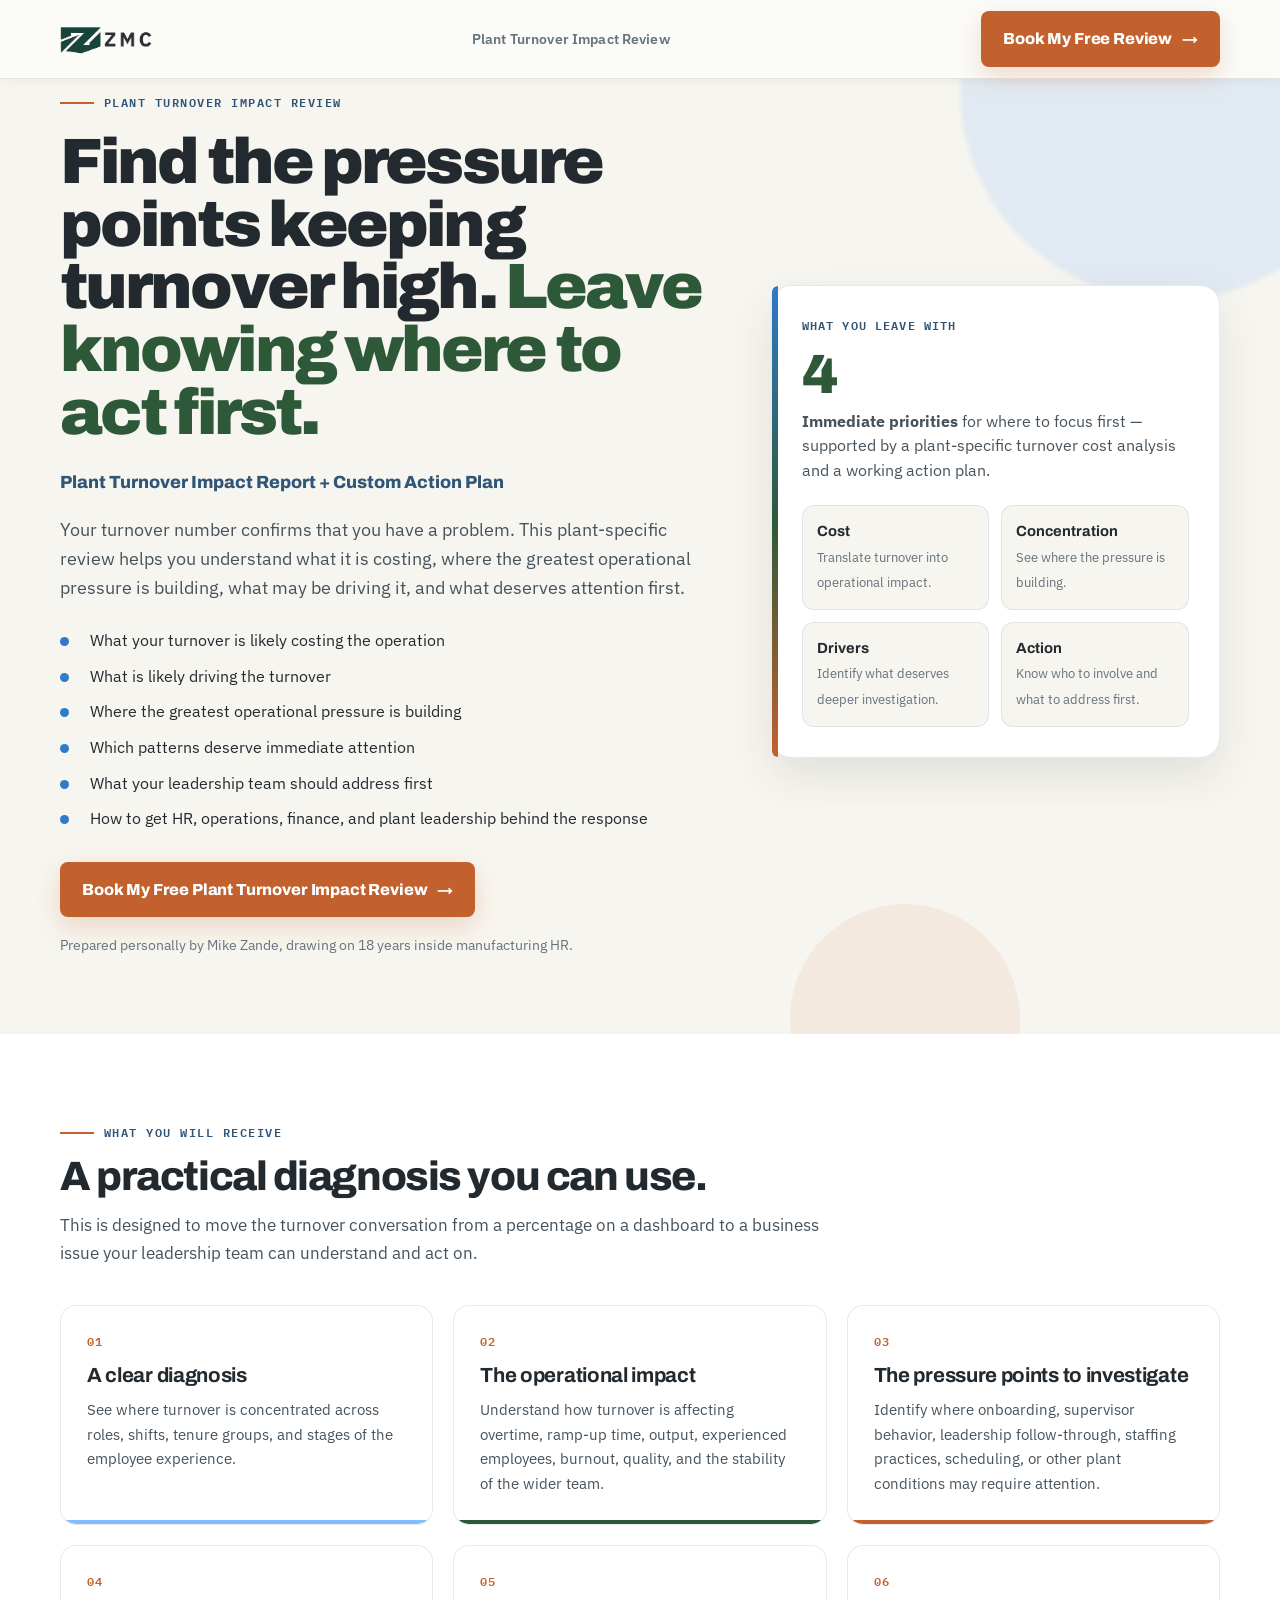
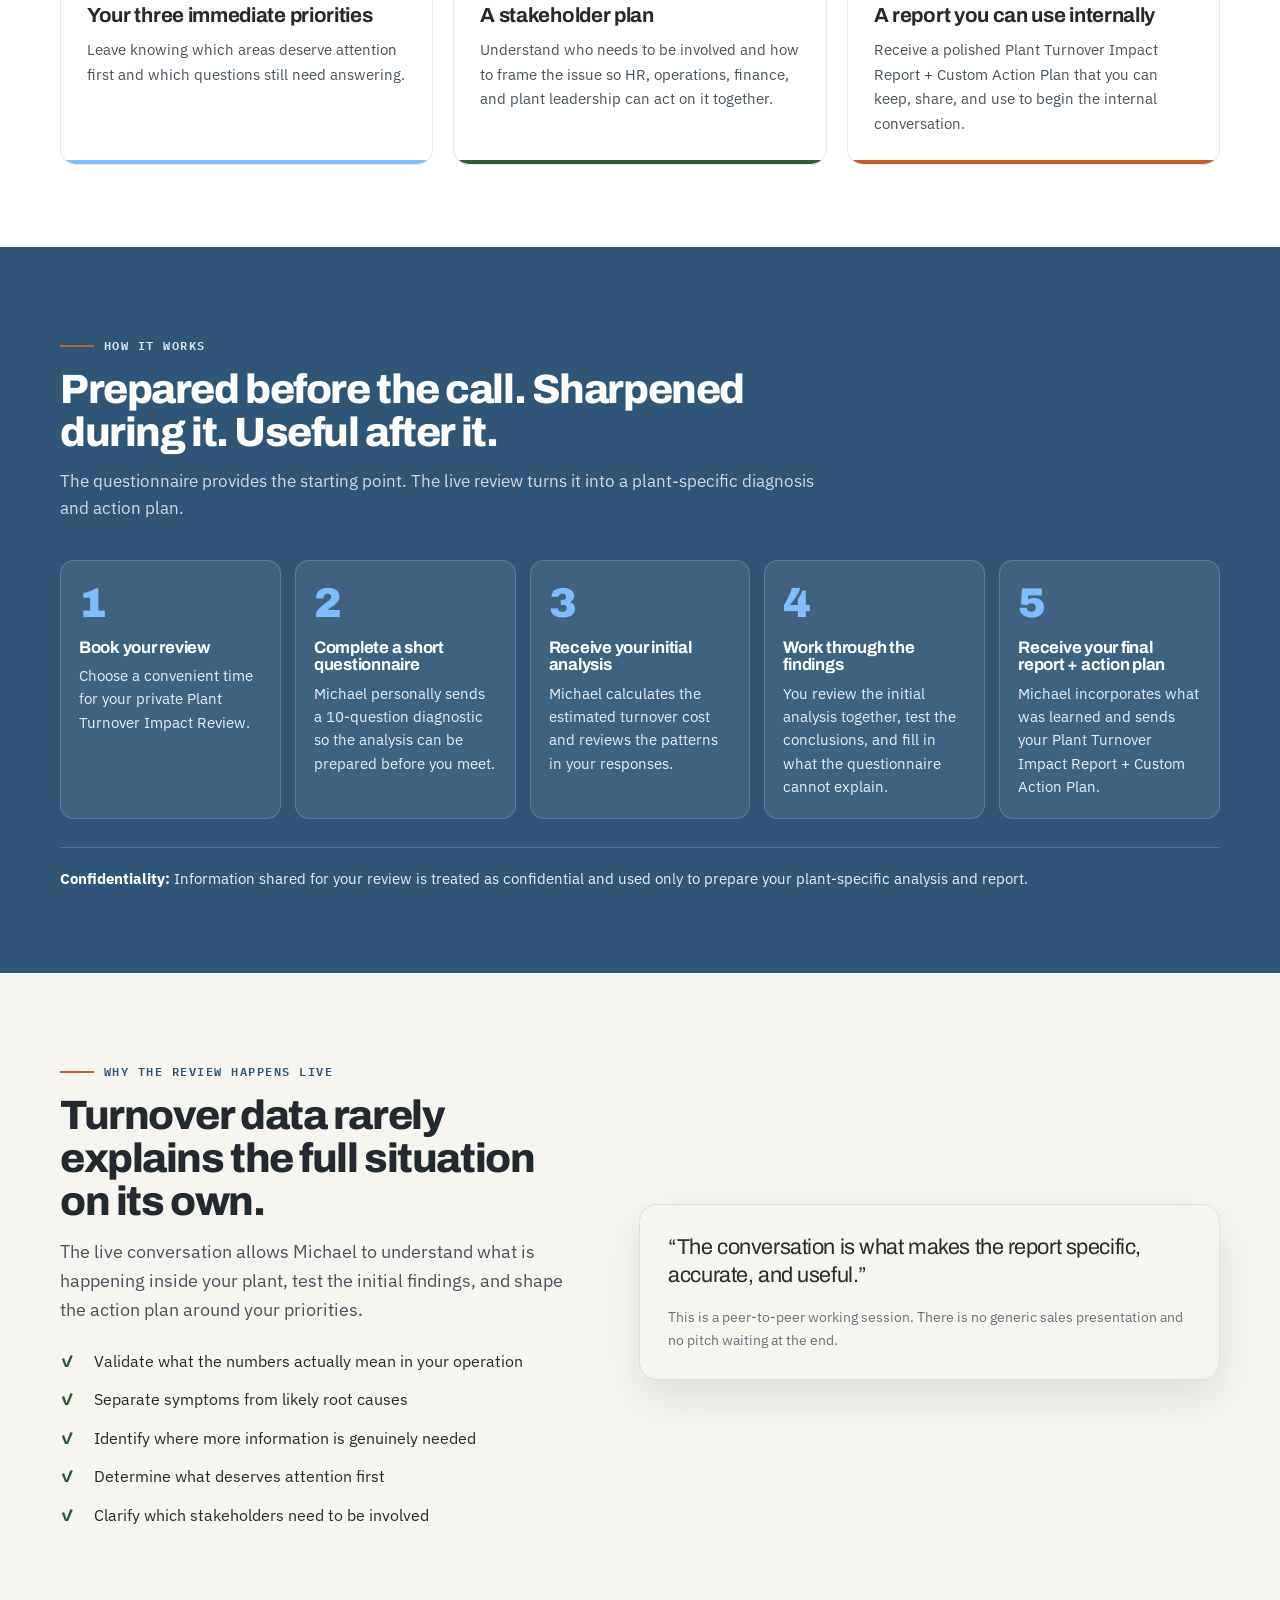
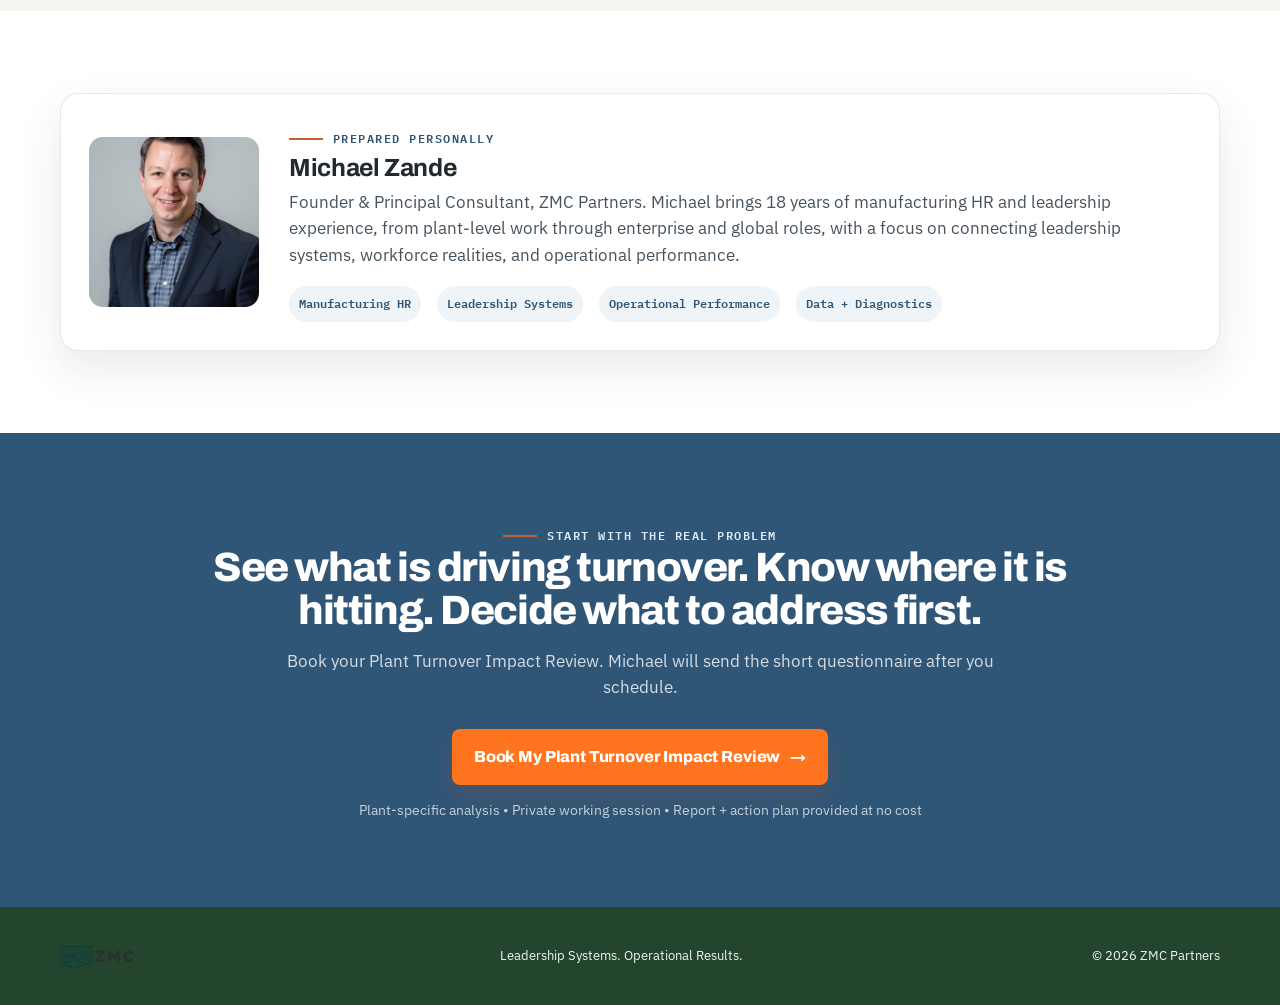
<file: turnover-diagnostic.html>
<!DOCTYPE html>
<html lang="en">
<head>
  <!-- Google Analytics (GA4) -->
  <script async src="https://www.googletagmanager.com/gtag/js?id=G-7N8K4PGCL7"></script>
  <script>
    window.dataLayer = window.dataLayer || [];
    function gtag(){dataLayer.push(arguments);}
    gtag('js', new Date());
    gtag('config', 'G-7N8K4PGCL7');
  </script>
<meta charset="UTF-8">
<meta name="viewport" content="width=device-width, initial-scale=1">
<meta name="color-scheme" content="light">
<meta name="supported-color-schemes" content="light">
<link rel="icon" type="image/png" href="images/Logo-Only-Z.png?v=2">
<link rel="shortcut icon" type="image/png" href="images/Logo-Only-Z.png?v=2">
<link rel="apple-touch-icon" href="images/Logo-Only-Z.png?v=2">
<title>Plant Turnover Impact Review — ZMC Partners</title>
<link rel="preconnect" href="https://fonts.googleapis.com">
<link rel="preconnect" href="https://fonts.gstatic.com" crossorigin>
<link href="https://fonts.googleapis.com/css2?family=Archivo:wght@500;600;700;800;900&family=IBM+Plex+Mono:wght@400;500;600&family=IBM+Plex+Sans:wght@400;500;600;700&display=swap" rel="stylesheet">
<link rel="stylesheet" href="styles.css">
<style>
  :root{
    --steel-blue:#2F5577;
    --spartan-green:#2E5939;
    --confident-blue:#2E7BC8;
    --light-blue:#7FBDFF;
    --burnt-orange:#C2612E;
    --vivid-orange:#FF751F;
    --warm-white:#F7F5EF;
    --charcoal:#2B2B2B;
    --light-gray:#D9DEE4;
    --white:#FFFFFF;
    --muted:#66727C;
    --ink:#222A30;
    --ink-soft:#46535D;
    --green-deep:#23452D;
    --green-line:#BFD1C3;
    --shadow:0 18px 44px rgba(31,46,58,.10);
  }

  *{box-sizing:border-box}
  body{margin:0;background:var(--warm-white);color:var(--ink);font-family:'IBM Plex Sans',Arial,sans-serif;line-height:1.6}
  a{text-decoration:none;color:inherit}
  .td-wrap{width:min(1160px,calc(100% - 40px));margin:0 auto}
  .td-nav{position:sticky;top:0;z-index:50;background:rgba(247,245,239,.95);backdrop-filter:blur(12px);border-bottom:1px solid rgba(47,85,119,.12)}
  .td-nav-in{height:78px;display:flex;align-items:center;justify-content:space-between;gap:24px}
  .td-logo img{height:42px;width:auto;display:block}
  .td-nav-note{font-size:.86rem;color:var(--muted);font-weight:600;letter-spacing:.01em}

  .td-btn{display:inline-flex;align-items:center;justify-content:center;gap:10px;padding:15px 22px;border-radius:8px;background:var(--burnt-orange);color:#fff;font-family:'Archivo',sans-serif;font-weight:800;letter-spacing:-.01em;box-shadow:0 10px 24px rgba(194,97,46,.20);transition:.18s ease}
  .td-btn:hover{transform:translateY(-1px);background:#AA5226}
  .td-btn.secondary{background:transparent;color:var(--steel-blue);border:1px solid rgba(47,85,119,.28);box-shadow:none}
  .td-btn.secondary:hover{background:#fff}

  .td-hero{padding:86px 0 78px;position:relative;overflow:hidden}
  .td-hero:before{content:"";position:absolute;width:420px;height:420px;border-radius:50%;background:rgba(127,189,255,.18);right:-100px;top:-120px;filter:blur(2px)}
  .td-hero:after{content:"";position:absolute;width:230px;height:230px;border-radius:50%;background:rgba(194,97,46,.08);right:260px;bottom:-100px}
  .td-hero-grid{display:grid;grid-template-columns:minmax(0,1.18fr) minmax(320px,.82fr);gap:64px;align-items:center;position:relative;z-index:1}
  .eyebrow{display:inline-flex;align-items:center;gap:10px;font-family:'IBM Plex Mono',monospace;font-size:.78rem;letter-spacing:.12em;text-transform:uppercase;color:var(--steel-blue);font-weight:600}
  .eyebrow:before{content:"";width:34px;height:2px;background:var(--burnt-orange)}
  .td-hero h1{font-family:'Archivo',sans-serif;font-size:clamp(2.6rem,5vw,5.2rem);line-height:.98;letter-spacing:-.045em;margin:18px 0 24px;max-width:900px}
  .td-hero h1 .accent{color:var(--spartan-green)}
  .td-kicker{font-family:'Archivo',sans-serif;font-size:1.1rem;font-weight:800;color:var(--steel-blue);margin-bottom:18px}
  .td-lead{font-size:1.14rem;color:var(--ink-soft);max-width:760px}
  .td-bullets{display:grid;gap:10px;margin:26px 0 30px;padding:0;list-style:none;max-width:760px}
  .td-bullets li{display:grid;grid-template-columns:20px 1fr;gap:10px;align-items:start}
  .td-bullets li:before{content:"";width:9px;height:9px;border-radius:50%;background:var(--confident-blue);margin-top:9px}
  .td-actions{display:flex;align-items:center;gap:14px;flex-wrap:wrap}
  .td-trust{margin-top:16px;font-size:.9rem;color:var(--muted)}

  .td-hero-card{background:#fff;border:1px solid rgba(47,85,119,.12);border-radius:20px;padding:30px;box-shadow:var(--shadow);position:relative}
  .td-hero-card:before{content:"";position:absolute;left:0;top:0;bottom:0;width:6px;background:linear-gradient(var(--confident-blue),var(--spartan-green),var(--burnt-orange));border-radius:20px 0 0 20px}
  .td-card-label{font-family:'IBM Plex Mono',monospace;text-transform:uppercase;letter-spacing:.1em;font-size:.72rem;color:var(--steel-blue);font-weight:600}
  .td-big-num{font-family:'Archivo',sans-serif;font-size:3.4rem;font-weight:900;letter-spacing:-.05em;color:var(--spartan-green);line-height:1;margin:14px 0 6px}
  .td-card-copy{color:var(--ink-soft);font-size:.97rem}
  .td-mini-grid{display:grid;grid-template-columns:1fr 1fr;gap:12px;margin-top:22px}
  .td-mini{background:var(--warm-white);border:1px solid rgba(47,85,119,.1);border-radius:12px;padding:14px}
  .td-mini strong{display:block;font-family:'Archivo';font-size:.92rem}
  .td-mini span{font-size:.82rem;color:var(--muted)}

  .td-section{padding:82px 0}
  .td-section.white{background:#fff}
  .td-section.blue{background:var(--steel-blue);color:#fff}
  .td-section.green{background:var(--spartan-green);color:#fff}
  .td-section-head{max-width:760px;margin-bottom:38px}
  .td-section h2{font-family:'Archivo',sans-serif;font-size:clamp(2rem,3.2vw,3.25rem);line-height:1.05;letter-spacing:-.035em;margin:12px 0 14px}
  .td-section-head p{font-size:1.06rem;color:var(--ink-soft)}
  .blue .td-section-head p,.green .td-section-head p{color:rgba(255,255,255,.78)}
  .blue .eyebrow,.green .eyebrow{color:#DCEAF6}

  .td-grid-3{display:grid;grid-template-columns:repeat(3,1fr);gap:20px}
  .td-value-card{background:#fff;border:1px solid rgba(47,85,119,.12);border-radius:16px;padding:26px;min-height:220px;position:relative;overflow:hidden}
  .td-value-card .n{font-family:'IBM Plex Mono',monospace;font-size:.78rem;color:var(--burnt-orange);font-weight:600;letter-spacing:.08em}
  .td-value-card h3{font-family:'Archivo';font-size:1.28rem;line-height:1.15;margin:12px 0 10px}
  .td-value-card p{color:var(--ink-soft);font-size:.96rem}
  .td-value-card:after{content:"";position:absolute;left:0;bottom:0;width:100%;height:4px;background:var(--light-blue)}
  .td-value-card:nth-child(2):after,.td-value-card:nth-child(5):after{background:var(--spartan-green)}
  .td-value-card:nth-child(3):after,.td-value-card:nth-child(6):after{background:var(--burnt-orange)}

  .td-process{display:grid;grid-template-columns:repeat(5,1fr);gap:14px;margin-top:34px}
  .td-step{position:relative;padding:22px 18px 20px;background:rgba(255,255,255,.08);border:1px solid rgba(255,255,255,.16);border-radius:14px;min-height:210px}
  .td-step .stepno{font-family:'Archivo';font-size:2.6rem;font-weight:900;line-height:1;color:var(--light-blue)}
  .td-step h3{font-family:'Archivo';font-size:1.05rem;margin:14px 0 8px}
  .td-step p{font-size:.91rem;color:rgba(255,255,255,.78)}

  .td-live-grid{display:grid;grid-template-columns:minmax(0,.95fr) minmax(0,1.05fr);gap:54px;align-items:center}
  .td-quote{background:var(--warm-white);border:1px solid rgba(47,85,119,.12);border-radius:18px;padding:28px;box-shadow:var(--shadow)}
  .td-quote p{font-family:'Archivo';font-size:1.35rem;line-height:1.3;letter-spacing:-.02em;color:var(--charcoal);margin:0}
  .td-quote .small{font-family:'IBM Plex Sans';font-size:.9rem;color:var(--muted);margin-top:16px}
  .td-checks{display:grid;gap:13px;margin:24px 0 0;padding:0;list-style:none}
  .td-checks li{display:grid;grid-template-columns:24px 1fr;gap:10px}
  .td-checks li:before{content:"✓";font-weight:800;color:var(--spartan-green)}

  .td-founder{display:grid;grid-template-columns:170px 1fr;gap:30px;align-items:center;background:#fff;border:1px solid rgba(47,85,119,.12);border-radius:18px;padding:28px;box-shadow:var(--shadow)}
  .td-founder img{width:170px;height:170px;object-fit:cover;border-radius:14px}
  .td-founder h3{font-family:'Archivo';font-size:1.55rem;margin:6px 0 8px}
  .td-founder p{color:var(--ink-soft);margin:0}
  .td-proof{display:flex;gap:16px;flex-wrap:wrap;margin-top:18px}
  .td-proof span{font-family:'IBM Plex Mono';font-size:.76rem;padding:8px 10px;border-radius:999px;background:#EEF4F7;color:var(--steel-blue);font-weight:600}

  .td-final{text-align:center;padding:86px 0}
  .td-final h2{max-width:870px;margin:0 auto 16px}
  .td-final p{max-width:740px;margin:0 auto 28px;color:rgba(255,255,255,.80)}
  .td-final .td-btn{background:var(--vivid-orange)}
  .td-final .td-btn:hover{background:#E86516}
  .td-final-note{font-size:.88rem;color:rgba(255,255,255,.72);margin-top:14px}

  .td-footer{background:#193122;color:#D8E7DE;padding:34px 0}
  .td-footer-in{display:flex;align-items:center;justify-content:space-between;gap:20px;flex-wrap:wrap}
  .td-footer img{height:34px}
  .td-footer small{color:#A9C4B6}

  @media(max-width:980px){
    .td-hero-grid,.td-live-grid{grid-template-columns:1fr}
    .td-grid-3{grid-template-columns:1fr 1fr}
    .td-process{grid-template-columns:1fr 1fr}
    .td-hero-card{max-width:680px}
  }
  @media(max-width:680px){
    .td-wrap{width:min(100% - 24px,1160px)}
    .td-nav-note{display:none}
    .td-hero{padding:58px 0 54px}
    .td-grid-3,.td-process{grid-template-columns:1fr}
    .td-founder{grid-template-columns:1fr}
    .td-founder img{width:140px;height:140px}
    .td-mini-grid{grid-template-columns:1fr}
    .td-section{padding:62px 0}
  }
</style>
</head>
<body>

<header   class="td-nav"   style="     position:fixed !important;     top:0 !important;     left:0 !important;     right:0 !important;     width:100% !important;     z-index:99999 !important;   " >
  <div class="td-wrap td-nav-in">
    <a class="td-logo" href="index.html" aria-label="ZMC Partners home">
      <img src="images/zmc-logo.png" alt="ZMC Partners">
    </a>
    <div class="td-nav-note">Plant Turnover Impact Review</div>
    <a class="td-btn" href="https://bookings.cloud.microsoft/bookwithme/user/5658a13d338e4c07b5f27a0d135d1cf2@zmc-partners.com/meetingtype/sUpFQZEHmEycAvZxbqKFGA2?anonymous&amp;ismsaljsauthenabled&amp;ep=mlink">Book My Free Review <span aria-hidden="true">→</span></a>
  </div>
</header>

<main>
  <section class="td-hero">
  <div class="td-wrap td-hero-grid">

    <div>
      <span class="eyebrow">Plant Turnover Impact Review</span>

      <h1>
        Find the pressure points keeping turnover high.
        <span class="accent">Leave knowing where to act first.</span>
      </h1>

      <div class="td-kicker">
        Plant Turnover Impact Report + Custom Action Plan
      </div>

      <p class="td-lead">
        Your turnover number confirms that you have a problem.
        This plant-specific review helps you understand what it is costing,
        where the greatest operational pressure is building,
        what may be driving it, and what deserves attention first.
      </p>

      <ul class="td-bullets">
        <li>What your turnover is likely costing the operation</li>
        <li>What is likely driving the turnover</li>
        <li>Where the greatest operational pressure is building</li>
        <li>Which patterns deserve immediate attention</li>
        <li>What your leadership team should address first</li>
        <li>How to get HR, operations, finance, and plant leadership behind the response</li>
      </ul>

      <div class="td-actions">
        <a
          class="td-btn"
          href="https://bookings.cloud.microsoft/bookwithme/user/5658a13d338e4c07b5f27a0d135d1cf2@zmc-partners.com/meetingtype/sUpFQZEHmEycAvZxbqKFGA2?anonymous&amp;ismsaljsauthenabled&amp;ep=mlink"
          target="_blank"
          rel="noopener"
        >
          Book My Free Plant Turnover Impact Review
          <span aria-hidden="true">→</span>
        </a>
      </div>

      <div class="td-trust">
        Prepared personally by Mike Zande, drawing on 18 years inside manufacturing HR.
      </div>
    </div>

    <aside class="td-hero-card" aria-label="What the review produces">

      <div class="td-card-label">What you leave with</div>

      <div class="td-big-num">4</div>

      <div class="td-card-copy">
        <strong>Immediate priorities</strong> for where to focus first —
        supported by a plant-specific turnover cost analysis and a working action plan.
      </div>

      <div class="td-mini-grid">
        <div class="td-mini">
          <strong>Cost</strong>
          <span>Translate turnover into operational impact.</span>
        </div>

        <div class="td-mini">
          <strong>Concentration</strong>
          <span>See where the pressure is building.</span>
        </div>

        <div class="td-mini">
          <strong>Drivers</strong>
          <span>Identify what deserves deeper investigation.</span>
        </div>

        <div class="td-mini">
          <strong>Action</strong>
          <span>Know who to involve and what to address first.</span>
        </div>
      </div>

    </aside>

  </div>
</section>

  <section class="td-section white">
    <div class="td-wrap">
      <div class="td-section-head">
        <span class="eyebrow">What you will receive</span>
        <h2>A practical diagnosis you can use.</h2>
        <p>This is designed to move the turnover conversation from a percentage on a dashboard to a business issue your leadership team can understand and act on.</p>
      </div>

      <div class="td-grid-3">
        <article class="td-value-card"><div class="n">01</div><h3>A clear diagnosis</h3><p>See where turnover is concentrated across roles, shifts, tenure groups, and stages of the employee experience.</p></article>
        <article class="td-value-card"><div class="n">02</div><h3>The operational impact</h3><p>Understand how turnover is affecting overtime, ramp-up time, output, experienced employees, burnout, quality, and the stability of the wider team.</p></article>
        <article class="td-value-card"><div class="n">03</div><h3>The pressure points to investigate</h3><p>Identify where onboarding, supervisor behavior, leadership follow-through, staffing practices, scheduling, or other plant conditions may require attention.</p></article>
        <article class="td-value-card"><div class="n">04</div><h3>Your three immediate priorities</h3><p>Leave knowing which areas deserve attention first and which questions still need answering.</p></article>
        <article class="td-value-card"><div class="n">05</div><h3>A stakeholder plan</h3><p>Understand who needs to be involved and how to frame the issue so HR, operations, finance, and plant leadership can act on it together.</p></article>
        <article class="td-value-card"><div class="n">06</div><h3>A report you can use internally</h3><p>Receive a polished Plant Turnover Impact Report + Custom Action Plan that you can keep, share, and use to begin the internal conversation.</p></article>
      </div>
    </div>
  </section>

  <section class="td-section blue">
    <div class="td-wrap">
      <div class="td-section-head">
        <span class="eyebrow">How it works</span>
        <h2>Prepared before the call. Sharpened during it. Useful after it.</h2>
        <p>The questionnaire provides the starting point. The live review turns it into a plant-specific diagnosis and action plan.</p>
      </div>

      <div class="td-process">
        <article class="td-step">
  <div class="stepno">1</div>
  <h3 style="color:#fff !important;">Book your review</h3>
  <p>Choose a convenient time for your private Plant Turnover Impact Review.</p>
</article>

<article class="td-step">
  <div class="stepno">2</div>
  <h3 style="color:#fff !important;">Complete a short questionnaire</h3>
  <p>Michael personally sends a 10-question diagnostic so the analysis can be prepared before you meet.</p>
</article>

<article class="td-step">
  <div class="stepno">3</div>
  <h3 style="color:#fff !important;">Receive your initial analysis</h3>
  <p>Michael calculates the estimated turnover cost and reviews the patterns in your responses.</p>
</article>

<article class="td-step">
  <div class="stepno">4</div>
  <h3 style="color:#fff !important;">Work through the findings</h3>
  <p>You review the initial analysis together, test the conclusions, and fill in what the questionnaire cannot explain.</p>
</article>

<article class="td-step">
  <div class="stepno">5</div>
  <h3 style="color:#fff !important;">Receive your final report + action plan</h3>
  <p>Michael incorporates what was learned and sends your Plant Turnover Impact Report + Custom Action Plan.</p>
</article>

      </div>

      <div class="td-confidentiality">
        <strong>Confidentiality:</strong>
        Information shared for your review is treated as confidential and used only to prepare your plant-specific analysis and report.
      </div>

    </div>
  </section>

  <section class="td-section">
    <div class="td-wrap td-live-grid">
      <div>
        <span class="eyebrow">Why the review happens live</span>
        <h2>Turnover data rarely explains the full situation on its own.</h2>
        <p class="td-lead">The live conversation allows Michael to understand what is happening inside your plant, test the initial findings, and shape the action plan around your priorities.</p>
        <ul class="td-checks">
          <li>Validate what the numbers actually mean in your operation</li>
          <li>Separate symptoms from likely root causes</li>
          <li>Identify where more information is genuinely needed</li>
          <li>Determine what deserves attention first</li>
          <li>Clarify which stakeholders need to be involved</li>
        </ul>
      </div>
      <div class="td-quote">
        <p>“The conversation is what makes the report specific, accurate, and useful.”</p>
        <div class="small">This is a peer-to-peer working session. There is no generic sales presentation and no pitch waiting at the end.</div>
      </div>
    </div>
  </section>

  <section class="td-section white">
    <div class="td-wrap">
      <div class="td-founder">
        <img src="images/michael-zande.jpg" alt="Michael Zande, Founder & Principal Consultant">
        <div>
          <span class="eyebrow">Prepared personally</span>
          <h3>Michael Zande</h3>
          <p>Founder &amp; Principal Consultant, ZMC Partners. Michael brings 18 years of manufacturing HR and leadership experience, from plant-level work through enterprise and global roles, with a focus on connecting leadership systems, workforce realities, and operational performance.</p>
          <div class="td-proof">
            <span>Manufacturing HR</span>
            <span>Leadership Systems</span>
            <span>Operational Performance</span>
            <span>Data + Diagnostics</span>
          </div>
        </div>
      </div>
    </div>
  </section>

  <section class="td-section blue td-final">
    <div class="td-wrap">
      <span class="eyebrow">Start with the real problem</span>
      <h2>See what is driving turnover. Know where it is hitting. Decide what to address first.</h2>
      <p>Book your Plant Turnover Impact Review. Michael will send the short questionnaire after you schedule.</p>
      <a class="td-btn" href="https://bookings.cloud.microsoft/bookwithme/user/5658a13d338e4c07b5f27a0d135d1cf2@zmc-partners.com/meetingtype/sUpFQZEHmEycAvZxbqKFGA2?anonymous&amp;ismsaljsauthenabled&amp;ep=mlink">Book My Plant Turnover Impact Review <span aria-hidden="true">→</span></a>
      <div class="td-final-note">Plant-specific analysis • Private working session • Report + action plan provided at no cost</div>
    </div>
  </section>
</main>

<footer class="td-footer">
  <div class="td-wrap td-footer-in">
    <img src="images/zmc-logo.png" alt="ZMC Partners">
    <small>Leadership Systems. Operational Results.</small>
    <small>© 2026 ZMC Partners</small>
  </div>
</footer>

</body>
</html>
</file>
<file: styles.css>
:root{
    /* ====== BRAND GREEN — paste your exact hex from the old site here ====== */
    --green:#18453B;
    --green-bright:#2C6F5B;
    --green-deep:#0E2A24;
    --green-soft:#E8F0EC;
    --steel-blue:#3A5F7D;
    --steel-blue-deep:#2D4A61;
    --steel-blue-soft:#E8EEF5;
    --green-line:#C4D8CF;
    /* ====================================================================== */
    --paper:#FBFBF8;
    --paper-2:#FFFFFF;
    --tint:#F1F4F0;
    --ink:#16201B;
    --ink-soft:#39443D;
    --muted:#5D665F;
    --line:#E2E5DE;
    --line-2:#D6DBD2;
    --maxw:1180px;
  }
  html{color-scheme:only light;background:var(--paper);background-image:linear-gradient(var(--paper),var(--paper));-webkit-text-size-adjust:100%;overflow-y:scroll}
  *{box-sizing:border-box;margin:0;padding:0}
  html{scroll-behavior:smooth}
  body{font-family:"IBM Plex Sans",system-ui,sans-serif;background:var(--paper);background-image:linear-gradient(var(--paper),var(--paper));color:var(--ink);line-height:1.62;-webkit-font-smoothing:antialiased;overflow-x:hidden}
  img,svg{max-width:100%;display:block}
  a{color:inherit;text-decoration:none}

  /* ---------- type ---------- */
  .eyebrow{font-family:"IBM Plex Mono",monospace;font-size:.72rem;letter-spacing:.22em;text-transform:uppercase;font-weight:600;color:var(--green);display:inline-flex;align-items:center;gap:12px}
  .eyebrow::before{content:"";width:26px;height:1px;background:var(--green)}
  .eyebrow.on-dark{color:#A8D4B8}
  .eyebrow.on-dark::before{background:#A8D4B8}
  h1,h2,h3,h4{font-family:"Archivo",sans-serif;line-height:1.05;letter-spacing:-.02em;color:var(--ink)}
  h1{font-weight:900;font-size:clamp(2.3rem,5.6vw,4.3rem)}
  h2{font-weight:800;font-size:clamp(1.85rem,3.8vw,2.95rem)}
  h3{font-weight:700;font-size:clamp(1.25rem,2.3vw,1.8rem);letter-spacing:-.015em}
  h4{font-weight:700;font-size:1.06rem}
  p{font-size:1.04rem;color:var(--ink-soft)}
  .lead{font-size:clamp(1.1rem,1.6vw,1.38rem);line-height:1.5;font-weight:400;color:var(--muted)}

  /* ---------- layout ---------- */
  .wrap{max-width:var(--maxw);margin:0 auto;padding:0 28px}
  .sect{padding:clamp(60px,8vw,116px) 0}
  .sect-tight{padding:clamp(44px,6vw,72px) 0}
  .tint{background:var(--tint);background-image:linear-gradient(var(--tint),var(--tint))}
  .center{text-align:center;margin-left:auto;margin-right:auto}

 /* green/dark sections */
.gsec{
  background:var(--green-deep);
  background-image:linear-gradient(var(--green-deep),var(--green-deep));
  color:#DCEAE1;
}

.bsec{
  background:var(--steel-blue);
  background-image:linear-gradient(var(--steel-blue),var(--steel-blue));
  color:#EEF2F8;
}

.bsec h1,
.bsec h2,
.bsec h3,
.bsec h4,
.bsec .week h4{
  color:#fff;
}

.bsec p,
.bsec .week p{
  color:#E7EEF6;
}

.bsec .lead{color:#E7EEF6}
.bsec strong{color:#fff}
.bsec .eyebrow{color:#fff;border-color:#fff}
.bsec .eyebrow::before{background:#fff}

.gsec h1,.gsec h2,.gsec h3,.gsec h4{color:#fff}
.gsec p{color:#B7CFC0}
.gsec .lead{color:#CFE3D6}

  /* ---------- engineering plate signature ---------- */
  .plate{position:relative;border:1px solid var(--line-2);background:var(--paper-2);padding:clamp(26px,3.5vw,48px)}
  .gsec .plate{background:rgba(255,255,255,.05);border-color:rgba(255,255,255,.16)}
  .plate::before,.plate::after{content:"";position:absolute;width:13px;height:13px;border:1.6px solid var(--green);opacity:.9}
  .plate::before{top:-1px;left:-1px;border-right:none;border-bottom:none}
  .plate::after{bottom:-1px;right:-1px;border-left:none;border-top:none}
  .gsec .plate::before,.gsec .plate::after{border-color:var(--green-bright)}
  .plate-tag{position:absolute;top:14px;right:18px;font-family:"IBM Plex Mono";font-size:.65rem;letter-spacing:.16em;color:var(--steel-blue);text-transform:uppercase}
  .gsec .plate-tag{color:#8FB6A0}

  /* ---------- nav ---------- */
  header.td-nav{
  position:fixed;
  top:0;
  left:0;
  right:0;
  width:100%;
  z-index:9999;
  background:rgba(251,251,248,.96);
  backdrop-filter:blur(10px);
  -webkit-backdrop-filter:blur(10px);
  border-bottom:1px solid var(--line);
  box-shadow:0 2px 10px rgba(43,43,43,.05);
}

.td-nav + .td-hero{
  margin-top:74px;
}
.td-confidentiality{
  width:100%;
  margin-top:28px;
  padding-top:20px;
  border-top:1px solid rgba(255,255,255,.18);
  color:#E7EEF6;
  font-size:.92rem;
  line-height:1.55;
}

.td-confidentiality strong{
  color:#fff;
}
  .nav-in{max-width:var(--maxw);margin:0 auto;padding:0 28px;height:74px;display:flex;align-items:center;justify-content:space-between}
  .brand{display:flex;align-items:center;gap:12px;cursor:pointer}
  .logo-badge{width:40px;height:40px;border-radius:9px;background:var(--green);display:grid;place-items:center;flex:none;box-shadow:0 2px 8px rgba(23,138,85,.28)}
  .logo-badge svg{width:24px;height:24px}
  .logo-wm{display:flex;flex-direction:column;line-height:1}
  .logo-wm .a{font-family:"Archivo";font-weight:800;font-size:1.12rem;letter-spacing:.01em;color:var(--ink)}
  .logo-wm .b{font-family:"IBM Plex Mono";font-size:.6rem;letter-spacing:.32em;color:var(--green);margin-top:3px}
  .navlinks{display:flex;align-items:center;gap:32px}
  .navlinks a.lnk{font-size:.93rem;font-weight:500;color:var(--ink-soft);cursor:pointer;position:relative;padding:5px 0;transition:color .18s}
  .navlinks a.lnk:hover{color:var(--green-deep)}
  .navlinks a.lnk.active{color:var(--green-deep);font-weight:600}
  .navlinks a.lnk.active::after{content:"";position:absolute;left:0;right:0;bottom:-2px;height:2px;background:var(--green)}
/* dropdown nav */
    .nav-item{position:relative;display:inline-flex;align-items:center}
    .dropdown{display:none;position:absolute;top:calc(100% + 8px);left:0;background:var(--paper);border:1px solid var(--line);border-top:2px solid var(--green);min-width:220px;z-index:200;box-shadow:0 8px 24px rgba(0,0,0,.12);flex-direction:column}
    .nav-item:hover .dropdown{display:flex}
    .dropdown a{display:block;width:100%;padding:12px 18px;font-family:"IBM Plex Sans",system-ui,sans-serif;font-size:.93rem;font-weight:500;color:var(--ink-soft);border-bottom:1px solid var(--line);cursor:pointer;white-space:nowrap;letter-spacing:normal}
    .dropdown a:last-child{border-bottom:none}
.dropdown a:hover{background:var(--green-soft);color:var(--green-deep)}
.dlnk{display:block;width:100%;padding:12px 18px;font-family:"IBM Plex Sans",system-ui,sans-serif;font-size:.93rem;font-weight:500;color:var(--ink-soft);cursor:pointer}
.dlnk:hover{background:var(--green-soft);color:var(--green-deep)}
  .btn{display:inline-flex;align-items:center;gap:9px;font-family:"IBM Plex Sans";font-weight:600;font-size:.92rem;background:var(--green);color:#fff;border:none;cursor:pointer;padding:11px 20px;border-radius:3px;transition:background .18s,transform .18s,box-shadow .18s;box-shadow:0 2px 10px rgba(23,138,85,.22)}
  .btn:hover{background:#0f7548;transform:translateY(-1px);box-shadow:0 6px 16px rgba(23,138,85,.28)}
  .btn .arr{font-family:"IBM Plex Mono"}
  .btn.ghost{background:transparent;border:1px solid var(--line-2);color:var(--ink);box-shadow:none}
  .btn.ghost:hover{background:var(--green-soft);border-color:var(--green-line);color:var(--green-deep)}
  .btn.on-dark{background:#fff;color:var(--green-deep);box-shadow:none}
  .btn.on-dark:hover{background:#eaf5ee}
  .btn.ghost.on-dark{background:transparent;border-color:rgba(255,255,255,.28);color:#fff}
  .btn.ghost.on-dark:hover{background:rgba(255,255,255,.1)}
  .hamb{display:none;flex-direction:column;gap:5px;background:none;border:none;cursor:pointer;padding:8px}
  .hamb span{width:24px;height:2px;background:var(--ink);transition:.25s}
  .hamb.open span:nth-child(1){transform:translateY(7px) rotate(45deg)}
  .hamb.open span:nth-child(2){opacity:0}
  .hamb.open span:nth-child(3){transform:translateY(-7px) rotate(-45deg)}

  /* ---------- views ---------- */
  .view{display:block;animation:fade .42s ease}
  .view.is-active{display:block}
  @keyframes fade{from{opacity:0;transform:translateY(8px)}to{opacity:1;transform:none}}

  /* ---------- image placeholder panels (swap with client photos) ---------- */
  .imgph{position:relative;aspect-ratio:4/3;border:1px solid var(--line-2);overflow:hidden;border-radius:4px;background:linear-gradient(140deg,var(--green-deep),#0a3a25 60%,#08311f);display:flex;align-items:flex-end}
  .imgph::before{content:"";position:absolute;inset:0;background-image:linear-gradient(rgba(255,255,255,.055) 1px,transparent 1px),linear-gradient(90deg,rgba(255,255,255,.055) 1px,transparent 1px);background-size:36px 36px}
  .imgph .ic{position:absolute;inset:0;display:grid;place-items:center;opacity:.18}
  .imgph .ic svg{width:42%;height:42%;stroke:#fff;fill:none;stroke-width:1.2;stroke-linecap:round;stroke-linejoin:round}
  .imgph .cap{position:relative;margin:14px;font-family:"IBM Plex Mono";font-size:.64rem;letter-spacing:.13em;color:rgba(255,255,255,.82);text-transform:uppercase;background:rgba(0,0,0,.28);padding:6px 10px;border-left:2px solid var(--green-bright)}
  .imgph.portrait{aspect-ratio:3/4}
  .imgph .mono-init{position:absolute;inset:0;display:grid;place-items:center;font-family:"Archivo";font-weight:900;font-size:5rem;color:rgba(255,255,255,.14)}

  /* hero */
  .hero{background:var(--paper);border-bottom:1px solid var(--line)}
  .hero-grid{display:grid;grid-template-columns:1.04fr .96fr;gap:54px;align-items:center;padding:clamp(58px,7vw,104px) 0}
  .hero h1 .b{color:var(--green);display:block}
  .hero-sub{margin-top:24px;max-width:34rem;color:var(--muted);font-size:1.12rem;line-height:1.55}
  .hero-cta{margin-top:32px;display:flex;gap:14px;flex-wrap:wrap}

  /* section header */
  .shead{max-width:54rem}
  .shead .eyebrow{margin-bottom:18px}
  .shead p.lead{margin-top:18px}
  .divider-tag{font-family:"IBM Plex Mono";font-size:.72rem;letter-spacing:.18em;text-transform:uppercase;color:var(--green);display:flex;align-items:center;gap:13px;margin-bottom:10px}
  .divider-tag::before{content:"";width:30px;height:1px;background:var(--green)}

  /* lists */
  .vstack{display:flex;flex-direction:column;gap:16px}
  .checks{list-style:none;display:grid;gap:13px}
  .checks li{position:relative;padding-left:30px;font-size:1.02rem;color:var(--ink-soft)}
  .checks li::before{content:"";position:absolute;left:2px;top:.46em;width:11px;height:11px;border:2px solid var(--green);border-top:none;border-right:none;transform:rotate(-45deg)}
  .gsec .checks li{color:#C6DBCD}
  .gsec .checks li::before{border-color:var(--green-bright)}
  .hl{color:var(--green-deep);font-weight:700}
  .gsec .hl{color:#fff}

  /* featrow */
  .featrow{display:grid;grid-template-columns:1fr 1fr;gap:48px;align-items:center}
  .featrow.flip .fr-media{order:2}

  /* two systems cards */
  .sys-grid{display:grid;grid-template-columns:1fr 1fr;gap:26px;margin-top:46px}
  .syscard{background:var(--paper-2);border:1px solid var(--line-2);padding:30px;display:flex;flex-direction:column;border-top:3px solid var(--green)}
  .syscard .kick{font-family:"IBM Plex Mono";font-size:.7rem;letter-spacing:.15em;text-transform:uppercase;color:var(--muted);margin-bottom:8px}
  .syscard .big{font-family:"Archivo";font-weight:900;font-size:2.4rem;letter-spacing:-.02em;color:var(--green-deep);line-height:1}
  .syscard .ask{font-weight:600;color:var(--ink);margin-top:auto;padding-top:14px}
  .syscard a.more{margin-top:16px;font-family:"IBM Plex Mono";font-size:.78rem;letter-spacing:.06em;color:var(--green);cursor:pointer;border-bottom:1px solid var(--green-line);padding-bottom:2px;align-self:flex-start}
  .syscard a.more:hover{color:var(--green-deep)}

  .banner{margin-top:38px;border-left:3px solid var(--green);padding:20px 24px;background:var(--green-soft);border-radius:0 4px 4px 0}
  .banner p{color:var(--green-deep);font-size:1.12rem;font-weight:500}
  .gsec .banner{background:rgba(255,255,255,.05);border-color:var(--green-bright)}
  .gsec .banner p{color:#fff}

  /* readouts */
  .readouts{display:grid;grid-template-columns:repeat(3,1fr);border:1px solid var(--line-2);margin-top:42px;background:var(--paper-2)}
  .readout{padding:28px 26px;border-right:1px solid var(--line-2)}
  .readout:last-child{border-right:none}
  .readout .num{font-family:"Archivo";font-weight:900;font-size:clamp(2.2rem,4vw,3.1rem);color:var(--green);line-height:1;letter-spacing:-.03em}
  .readout .lab{font-family:"IBM Plex Mono";font-size:.73rem;letter-spacing:.06em;text-transform:uppercase;color:var(--muted);margin-top:12px;line-height:1.5}
  .gsec .readouts{background:rgba(255,255,255,.04);border-color:rgba(255,255,255,.16)}
  .gsec .readout{border-color:rgba(255,255,255,.16)}
  .gsec .readout .num{color:#A8D4B8}
  .gsec .readout .lab{color:#9FBEAD}

  /* case */
  .case{border-top:1px solid rgba(255,255,255,.16);padding-top:34px;margin-top:34px}
  .case:first-of-type{border-top:none;margin-top:0;padding-top:0}
  .ckick{font-family:"IBM Plex Mono";font-size:.73rem;letter-spacing:.12em;text-transform:uppercase;color:#A8D4B8;margin-bottom:12px}
  .resbox{margin-top:18px;background:rgba(255,255,255,.05);border:1px solid rgba(255,255,255,.14);padding:20px 22px;border-radius:4px}
  .resbox .rl{font-family:"IBM Plex Mono";font-size:.7rem;letter-spacing:.14em;text-transform:uppercase;color:#A8D4B8;margin-bottom:10px}

  /* roles */
  .roles{display:grid;grid-template-columns:repeat(2,1fr);gap:18px;margin-top:40px}
  .role{background:var(--paper-2);border:1px solid var(--line-2);padding:26px;border-left:3px solid var(--steel-blue)}
  .role .rn{font-family:"IBM Plex Mono";font-size:.7rem;letter-spacing:.13em;color:var(--green);text-transform:uppercase}
  .role h4{margin:8px 0 2px}
  .role .does{font-weight:600;color:var(--green-deep);font-size:.92rem;margin-bottom:12px;font-family:"IBM Plex Mono";letter-spacing:.02em}
  .role ul{list-style:none;display:grid;gap:8px}
  .role li{position:relative;padding-left:18px;font-size:.95rem;color:var(--muted)}
  .role li::before{content:"";position:absolute;left:0;top:.62em;width:6px;height:6px;background:var(--green);border-radius:50%}

  /* pillars + modules */
  .pillar{margin-top:42px}
  .pillar-head{display:flex;align-items:baseline;gap:18px;border-bottom:2px solid var(--green-line);padding-bottom:14px;margin-bottom:22px}
  .pillar-head .pn{font-family:"Archivo";font-weight:900;font-size:1.5rem;color:var(--green)}
  .pillar-head .pd{margin-left:auto;max-width:30rem;color:var(--muted);font-size:.95rem;text-align:right}
  .mods{display:grid;grid-template-columns:repeat(3,1fr);gap:18px}
  .mod{background:var(--paper-2);border:1px solid var(--line-2);padding:24px;border-top:3px solid var(--steel-blue)}
  .mod .mn{font-family:"IBM Plex Mono";font-size:.72rem;letter-spacing:.1em;color:var(--green);text-transform:uppercase}
  .mod h4{margin:10px 0 8px;font-size:1.02rem}
  .mod p{font-size:.93rem;color:var(--muted);line-height:1.55}

  /* weeks */
  .weeks{display:grid;grid-template-columns:repeat(4,1fr);gap:18px;margin-top:40px}
  .week{background:var(--paper-2);border:1px solid var(--line-2);padding:25px;position:relative;overflow:hidden}
  .week::before{content:"";position:absolute;top:0;left:0;width:100%;height:4px;background:var(--steel-blue)}
  .week:nth-child(1)::before{opacity:.45}
  .week:nth-child(2)::before{opacity:.65}
  .week:nth-child(3)::before{opacity:.82}
  .week .wn{font-family:"IBM Plex Mono";font-size:.73rem;letter-spacing:.1em;color:var(--green);text-transform:uppercase}
  .week h4{margin:7px 0 9px}
  .week p{font-size:.92rem;color:var(--muted);line-height:1.55}
  .gsec .week{background:rgba(255,255,255,.05);border-color:rgba(255,255,255,.14)}
  .gsec .week p{color:#B7CFC0}

  .statement{border-left:3px solid var(--green);padding:4px 0 4px 26px;margin:0}
  .bigtwo h2 .l2{color:var(--green)}

  /* founder */
  .founder{display:grid;grid-template-columns:1.1fr .9fr;gap:54px;align-items:start}

  /* serve */
  .serve-grid{display:grid;grid-template-columns:1.05fr .95fr;gap:48px;align-items:center}
  .pillbox{background:var(--paper-2);border:1px solid var(--line-2);border-left:3px solid var(--steel-blue);padding:24px;margin-top:20px;border-radius:4px}
  .pillbox h4{margin-bottom:12px}

  /* cta band */
  .ctaband{text-align:center}
  .ctaband h2{margin-bottom:16px}

  /* ===== recreated diagrams ===== */
  .dgm{background:var(--paper-2);border:1px solid var(--line-2);border-radius:6px;padding:clamp(22px,3vw,38px)}
  .gsec .dgm{background:rgba(255,255,255,.04);border-color:rgba(255,255,255,.14)}
  .dgm-title{font-family:"IBM Plex Mono";font-size:.68rem;letter-spacing:.16em;text-transform:uppercase;color:var(--muted);text-align:center;margin-bottom:22px}
  .gsec .dgm-title{color:#8FB6A0}

  /* PLOS house */
  .house{max-width:760px;margin:0 auto}
  .roof{background:var(--green);clip-path:polygon(10% 0,90% 0,100% 100%,0 100%);display:grid;place-items:center;margin:0 auto;width:86%;min-height:60px;padding:14px 28px}
  .roof span{color:#fff;font-family:"Archivo";font-weight:800;font-size:clamp(.66rem,2.4vw,.82rem);letter-spacing:.02em;text-align:center;line-height:1.25}
  .house-cols{display:grid;grid-template-columns:repeat(3,1fr);gap:14px;margin-top:10px}
  .hcol{border:1px solid var(--line-2);background:var(--paper)}
  .hcol .ht{background:var(--green-soft);color:var(--green-deep);font-family:"Archivo";font-weight:800;font-size:.92rem;text-align:center;padding:11px 8px;border-bottom:2px solid var(--green)}
  .hcol .hm{padding:9px 11px;font-size:.82rem;color:var(--ink-soft);border-bottom:1px solid var(--line);display:flex;gap:8px}
  .hcol .hm:last-child{border-bottom:none}
  .hcol .hm b{color:var(--green);font-family:"IBM Plex Mono";font-size:.72rem}
  .foundation{margin-top:10px;background:var(--green-deep);color:#fff;text-align:center;font-family:"Archivo";font-weight:700;font-size:.82rem;letter-spacing:.04em;padding:12px;border-radius:0 0 4px 4px}

  /* LES cycle */
  .cycle{display:grid;grid-template-columns:repeat(4,1fr);gap:0;max-width:860px;margin:0 auto;counter-reset:wk}
  .cnode{position:relative;text-align:center;padding:0 10px}
  .cnode .ring{width:84px;height:84px;border-radius:50%;border:2px solid var(--green);background:var(--paper-2);display:grid;place-items:center;margin:0 auto;font-family:"Archivo";font-weight:900;color:var(--green-deep);font-size:1.5rem;position:relative;z-index:2}
  .gsec .cnode .ring{background:var(--green-deep);color:#fff;border-color:var(--green-bright)}
  .cnode::after{content:"";position:absolute;top:42px;left:50%;width:100%;height:2px;background:var(--green-line);z-index:1}
  .cnode:last-child::after{display:none}
  .cnode .wl{margin-top:14px;font-family:"IBM Plex Mono";font-size:.66rem;letter-spacing:.1em;color:var(--green);text-transform:uppercase}
  .cnode .wt{font-family:"Archivo";font-weight:700;font-size:1rem;margin-top:4px;color:var(--ink)}
  .gsec .cnode .wt{color:#fff}
  .cycle-loop{text-align:center;margin-top:24px;font-family:"IBM Plex Mono";font-size:.72rem;letter-spacing:.12em;color:var(--green);text-transform:uppercase}

  /* process flow */
  .flow{display:flex;align-items:stretch;gap:0;flex-wrap:wrap;justify-content:center}
  .fnode{flex:1;min-width:150px;background:var(--paper);border:1px solid var(--line-2);border-top:3px solid var(--green);padding:20px 18px;text-align:center}
  .fnode .ft{font-family:"Archivo";font-weight:800;color:var(--green-deep);font-size:1.05rem}
  .fnode .fd{font-size:.86rem;color:var(--muted);margin-top:6px}
  .farrow{display:grid;place-items:center;color:var(--green);font-family:"IBM Plex Mono";font-size:1.3rem;padding:0 6px}
  .chips{display:flex;gap:10px;justify-content:center;flex-wrap:wrap;margin-top:22px}
  .chip{font-family:"IBM Plex Mono";font-size:.74rem;letter-spacing:.08em;background:var(--green-soft);color:var(--green-deep);border:1px solid var(--green-line);padding:8px 14px;border-radius:30px;text-transform:uppercase}

  /* two halves */
  .halves{display:grid;grid-template-columns:1fr auto 1fr;align-items:center;gap:20px;max-width:760px;margin:0 auto}
  .half{border:1px solid var(--line-2);background:var(--paper);padding:24px;text-align:center;border-radius:5px}
  .half .hb{font-family:"Archivo";font-weight:900;font-size:1.8rem;color:var(--green-deep)}
  .half .hs{font-size:.86rem;color:var(--muted);margin-top:6px}
  .plus{font-family:"Archivo";font-weight:900;font-size:1.6rem;color:var(--green)}
  .gsec .half{background:rgba(255,255,255,.05);border-color:rgba(255,255,255,.14)}
  .gsec .half .hb{color:#fff}

  /* contact form */
  .form-grid{display:grid;grid-template-columns:1fr 1fr;gap:48px;align-items:start}
  .field{margin-bottom:18px}
  .field label{display:block;font-family:"IBM Plex Mono";font-size:.72rem;letter-spacing:.08em;text-transform:uppercase;color:var(--muted);margin-bottom:7px}
  .field input,.field select,.field textarea{width:100%;font-family:"IBM Plex Sans";font-size:1rem;color:var(--ink);background:#fff;border:1px solid var(--line-2);padding:13px 14px;border-radius:3px;transition:border .18s,box-shadow .18s}
  .field input:focus,.field select:focus,.field textarea:focus{outline:none;border-color:var(--green);box-shadow:0 0 0 3px rgba(23,138,85,.14)}
  .field textarea{resize:vertical;min-height:130px}
  .form-note{font-size:.85rem;color:var(--muted);margin-top:6px}
  .ok{display:none;background:var(--green-soft);border:1px solid var(--green-line);border-left:3px solid var(--green);padding:18px 20px;margin-top:10px;border-radius:0 4px 4px 0}
  .ok.show{display:block}
  .ok strong{color:var(--green-deep)}
  .contact-side{background:var(--green-deep);color:#CFE3D6;padding:32px;border-radius:5px}
  .contact-side h3{color:#fff;margin-bottom:18px}
  .contact-side .ci{display:flex;gap:13px;align-items:flex-start;margin-bottom:17px;font-size:.95rem;color:#B7CFC0}
  .contact-side .ci .k{font-family:"IBM Plex Mono";font-size:.68rem;letter-spacing:.1em;text-transform:uppercase;color:#A8D4B8;min-width:72px;padding-top:3px}
  .contact-side a{color:#fff;border-bottom:1px solid rgba(255,255,255,.3)}

  /* footer */
  footer.ft{background:var(--green-deep);background-image:linear-gradient(var(--green-deep),var(--green-deep));color:#A9C4B6;padding:62px 0 34px}
  .ft-top{display:grid;grid-template-columns:1.4fr 1fr 1fr;gap:40px;border-bottom:1px solid rgba(255,255,255,.14);padding-bottom:38px}
  .ft h5{font-family:"IBM Plex Mono";font-size:.72rem;letter-spacing:.14em;text-transform:uppercase;color:#fff;margin-bottom:16px}
  .ft a.fl{display:block;color:#A9C4B6;margin-bottom:11px;cursor:pointer;font-size:.95rem}
  .ft a.fl:hover{color:#fff}
  .ft-bottom{display:flex;justify-content:space-between;align-items:center;flex-wrap:wrap;gap:14px;padding-top:24px;font-size:.85rem}
  .ft-bottom .who{color:#fff;font-weight:500}
  .ft .logo-wm .a{color:#fff}.ft .logo-wm .b{color:#A8D4B8}

  /* photo slots: real image on top, styled fallback panel behind */
  .ph{position:relative;aspect-ratio:4/3}
  .ph>.photo{position:absolute;inset:0;width:100%;height:100%;object-fit:cover;z-index:2;border:1px solid var(--line-2);border-radius:4px}
  .ph>.imgph{position:absolute;inset:0;z-index:1;aspect-ratio:auto}
  .founder-photo{border:1px solid var(--line-2);border-radius:4px;overflow:hidden}
  .founder-photo img{display:block;width:100%;height:auto}
  /* LES execution matrix (week × role) */
  .lesmx{display:grid;grid-template-columns:1.15fr repeat(4,1fr);gap:8px;margin-top:6px}
  .lesmx>div{padding:14px;border-radius:4px;font-size:.82rem;line-height:1.42}
  .mx-corner{background:var(--ink);background-image:linear-gradient(var(--ink),var(--ink));color:#fff;font-family:"Archivo";font-weight:800;font-size:.84rem;display:grid;place-items:center;text-align:center}
.mx-role{background:var(--steel-blue);background-image:linear-gradient(var(--steel-blue),var(--steel-blue));color:#fff;font-family:"Archivo";font-weight:700;text-align:center;display:grid;place-items:center;font-size:.86rem}  .mx-week{background:var(--green);background-image:linear-gradient(var(--green),var(--green));color:#fff;display:flex;flex-direction:column;justify-content:center;text-align:center}
  .mx-week b{font-family:"Archivo";font-weight:800;font-size:.9rem}
  .mx-week span{font-family:"IBM Plex Mono";font-size:.64rem;letter-spacing:.1em;margin-top:4px;opacity:.85}
  .mx-cell .role{display:none}
.mx-cell{background:#C8CEC6;background-image:linear-gradient(#C8CEC6,#C8CEC6);border:1px solid var(--line-2);color:var(--ink-soft);text-align:center;display:grid;place-items:center}
  .logo-img{height:38px;width:auto;display:block}
  .ft-logo-chip{display:inline-block;background:#fff;padding:11px 15px;border-radius:8px;margin-bottom:18px}
  .ft-logo-chip img{height:38px;width:auto;display:block}
  /* responsive */
  @media(max-width:900px){
    .hero-grid,.featrow,.founder,.serve-grid,.form-grid{grid-template-columns:1fr;gap:34px}
    .featrow.flip .fr-media{order:0}
    .sys-grid,.readouts,.roles,.mods,.weeks,.house-cols{grid-template-columns:1fr}
    .cycle{grid-template-columns:repeat(2,1fr);gap:28px 0}
    .cnode:nth-child(2)::after{display:none}
    .readout{border-right:none;border-bottom:1px solid var(--line-2)}
    .gsec .readout{border-color:rgba(255,255,255,.16)}
    .pillar-head{flex-wrap:wrap}.pillar-head .pd{margin-left:0;text-align:left;max-width:none}
    .halves{grid-template-columns:1fr}
    .ft-top{grid-template-columns:1fr;gap:28px}
    .navlinks{position:fixed;inset:74px 0 auto 0;background:var(--paper);flex-direction:column;align-items:flex-start;gap:0;padding:8px 28px 24px;border-bottom:1px solid var(--line);transform:translateY(-130%);transition:transform .3s}
    .navlinks.open{transform:translateY(0)}
    .navlinks a.lnk{width:100%;padding:15px 0;border-bottom:1px solid var(--line);font-size:1rem}
    .navlinks a.lnk.active::after{display:none}
    .navlinks .btn{margin-top:16px;width:100%;justify-content:center}
    .hamb{display:flex}
  }
  @media(max-width:560px){.hero-cta{flex-direction:column}.hero-cta .btn{width:100%;justify-content:center}.flow{flex-direction:column}.farrow{transform:rotate(90deg)}}
  @media(max-width:820px){
    .lesmx{grid-template-columns:1fr;gap:0}
    .lesmx .mx-corner,.lesmx .mx-role{display:none}
    .lesmx .mx-week{flex-direction:row;justify-content:space-between;align-items:center;text-align:left;margin-top:16px;border-radius:4px 4px 0 0}
    .lesmx .mx-week span{margin-top:0}
    .lesmx .mx-cell{text-align:left;display:block;border-radius:0;border-top:none}
    .lesmx .mx-cell .role{display:block;font-family:"IBM Plex Mono";font-size:.62rem;letter-spacing:.08em;text-transform:uppercase;color:var(--green);margin-bottom:5px}
  }
/* Turnover diagnostic - blue How It Works section */
.td-section.blue h2{
  color:#fff !important;
}

.td-section.blue .td-step h3{
  color:#fff !important;
}

.td-section.blue .td-step p{
  color:#E7EEF6 !important;
}
.td-section.blue .td-step strong,
.td-section.blue .td-step h3,
.td-section.blue .td-step h4{
  color:#fff !important;
}
.td-step h3{
  color:#fff !important;
}
/* Live review section heading */
.td-live-grid h2{
  color:var(--ink) !important;
}

/* Footer contrast + spacing */
.td-footer{
  padding:32px 0 !important;
  background:var(--green-deep) !important;
}

.td-footer-in{
  display:flex;
  align-items:center;
  justify-content:space-between;
  gap:28px;
}

.td-footer small{
  color:#F2F5F3 !important;
  line-height:1.5;
}

.td-footer img{
  margin-right:10px;
}
</file>
